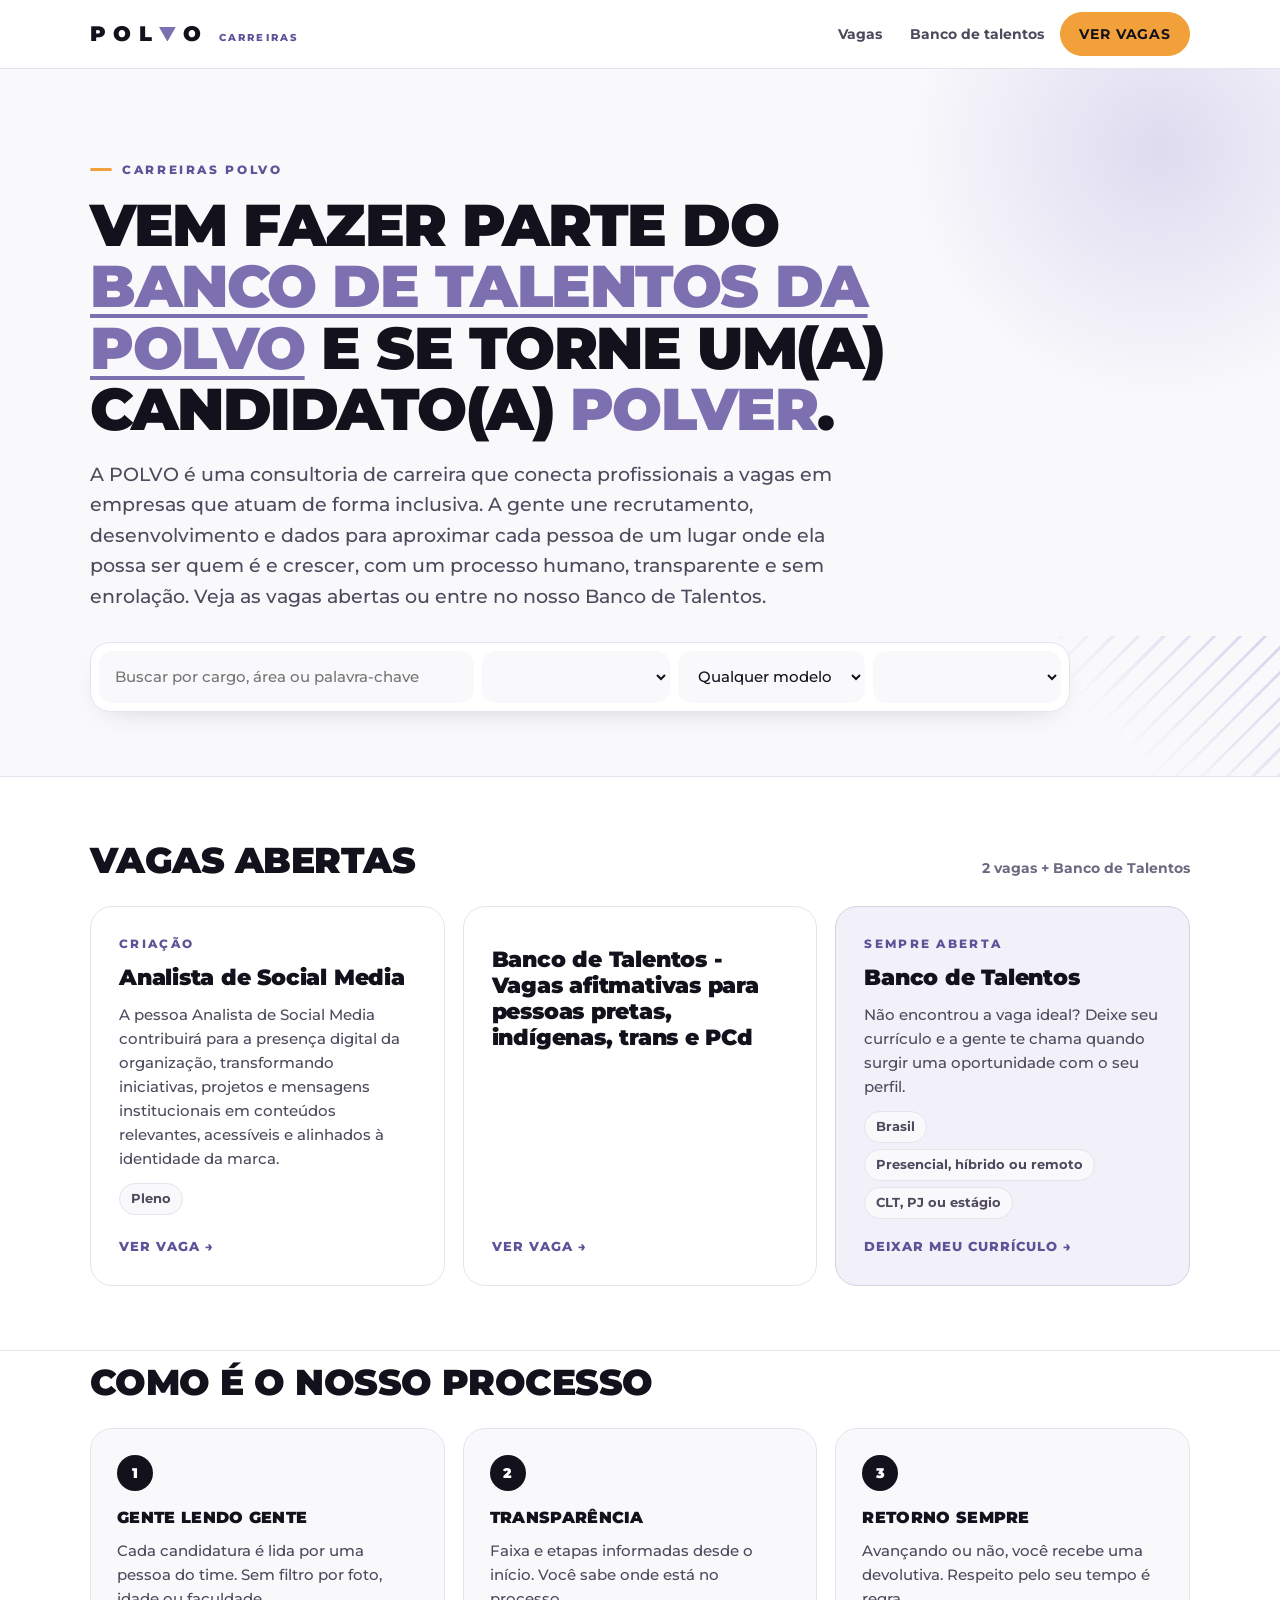
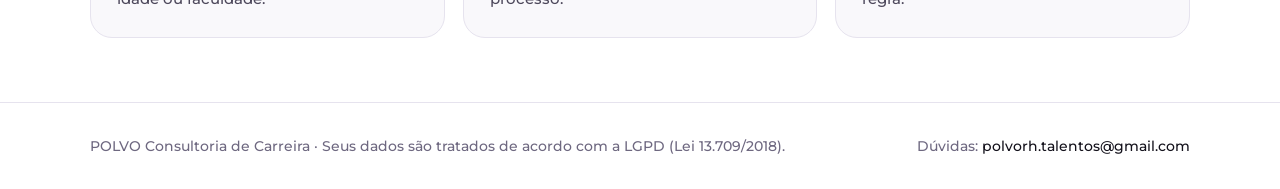
<file: index.html>
<!doctype html>
<html lang="pt-BR"><head><meta charset="utf-8"><meta name="viewport" content="width=device-width,initial-scale=1,viewport-fit=cover">
<meta name="description" content="Vagas abertas e banco de talentos da POLVO Consultoria de Carreira.">
<title>Carreiras POLVO</title>
<meta name="claude:viewport-fit-sides" content="cover">
<link rel="preconnect" href="https://fonts.googleapis.com">
<link rel="stylesheet" href="https://fonts.googleapis.com/css2?family=Montserrat:wght@500;600;700;800;900&display=swap">
<style>
/* Layout claro e limpo: fundo Papel/branco, texto Tinta, lavanda como cor de marca e laranja só nos botões de ação. Montserrat. */
:root{--bg:#FFFFFF;--soft:#F9F8FB;--soft2:#F2F0F8;--tinta:#13111B;--papel:#13111B;--nevoa:#4E495C;--cinza:#6E6880;--bd:#E6E3EE;--bd2:#D6D1E4;--lav:#9C90D4;--lavd:#5F5299;--lavm:#7D70B0;--lar:#F2A13A;--al:#C93A3A;--font:'Montserrat','Segoe UI',system-ui,sans-serif;color-scheme:light}
*{box-sizing:border-box}
html{scroll-behavior:smooth}
body{margin:0;background:var(--bg);color:var(--tinta);font-family:var(--font);font-weight:500;font-size:16px;line-height:1.6;-webkit-font-smoothing:antialiased}
body::before{content:"";position:fixed;inset:0 0 auto;height:env(safe-area-inset-top,0px);z-index:30;background:var(--bg)}
a{color:var(--lavd)}
:focus-visible{outline:2px solid var(--lavm);outline-offset:3px}
.in-w{max-width:1140px;margin:0 auto;padding-left:max(20px,env(safe-area-inset-left,0px));padding-right:max(20px,env(safe-area-inset-right,0px))}
header.top{position:sticky;top:env(safe-area-inset-top,0px);z-index:20;background:rgba(255,255,255,.92);backdrop-filter:blur(10px);border-bottom:1px solid var(--bd)}
header.top .in-w{display:flex;align-items:center;justify-content:space-between;gap:16px;min-height:68px}
.logo{font-weight:900;letter-spacing:.35em;font-size:21px;display:inline-flex;align-items:baseline;color:var(--tinta);text-decoration:none;white-space:nowrap}
.logo svg{width:.8em;height:.7em;margin-right:.35em;fill:var(--lavm)}
.logo small{font-size:10px;letter-spacing:.22em;color:var(--lavd);margin-left:10px;font-weight:800}
nav.links{display:flex;gap:4px;align-items:center}
nav.links a{color:var(--nevoa);text-decoration:none;font-weight:700;font-size:14px;padding:8px 12px;border-radius:999px}
nav.links a:hover{color:var(--tinta);background:var(--soft2)}
.pill-btn{display:inline-flex;align-items:center;justify-content:center;gap:8px;padding:12px 22px;border-radius:60px;border:1.5px solid var(--tinta);background:transparent;color:var(--tinta);font-weight:800;text-transform:uppercase;letter-spacing:.06em;font-size:13px;text-decoration:none;cursor:pointer;font-family:var(--font);transition:background .15s}
.pill-btn:hover{background:var(--soft2)}
.pill-btn.go{background:var(--lar);border-color:var(--lar);color:var(--tinta)}
.pill-btn.go:hover{background:#E8952B;border-color:#E8952B}
nav.links a.pill-btn.go{color:var(--tinta)}
.pill-btn[disabled]{opacity:.5;cursor:not-allowed}
/* Herói */
.hero{position:relative;overflow:hidden;padding-block:84px 64px;background:var(--soft);border-bottom:1px solid var(--bd)}
.hero::before{content:"";position:absolute;width:520px;height:520px;right:-140px;top:-180px;border-radius:50%;background:radial-gradient(rgba(156,144,212,.28),transparent 68%);pointer-events:none}
.stripes{position:absolute;right:0;bottom:0;width:220px;height:140px;background:repeating-linear-gradient(135deg,#9C90D4 0 3px,transparent 3px 18px);opacity:.35;pointer-events:none;-webkit-mask:linear-gradient(225deg,#000,transparent 75%);mask:linear-gradient(225deg,#000,transparent 75%)}
.hero .in-w{position:relative;z-index:1}
.eyebrow{display:inline-flex;align-items:center;gap:10px;font-size:12px;font-weight:800;letter-spacing:.22em;text-transform:uppercase;color:var(--lavd);margin-bottom:16px}
.eyebrow::before{content:"";width:22px;height:3px;border-radius:2px;background:var(--lar)}
h1{font-size:clamp(36px,6vw,76px);line-height:1;font-weight:900;letter-spacing:-.025em;text-transform:uppercase;margin:0 0 20px;max-width:15ch;text-wrap:balance;color:var(--tinta)}
h1 em{font-style:normal;color:var(--lavm)}
h1.h-home{font-size:clamp(30px,4.6vw,60px);line-height:1.04;max-width:22ch}
h1.h-home a{color:var(--lavm);text-decoration:underline;text-decoration-thickness:.07em;text-underline-offset:.12em}
.lead{font-size:clamp(17px,1.5vw,19px);color:var(--nevoa);max-width:58ch;margin:0 0 30px}
.search{display:grid;grid-template-columns:minmax(0,2fr) repeat(3,minmax(0,1fr));gap:8px;background:var(--bg);border:1px solid var(--bd);border-radius:20px;padding:8px;max-width:980px;box-shadow:0 10px 30px -18px rgba(19,17,27,.25)}
.search input,.search select{width:100%;padding:13px 15px;border-radius:14px;border:1px solid transparent;background:var(--soft);color:var(--tinta);font:inherit;font-size:15px}
.search input:focus,.search select:focus{outline:none;border-color:var(--lav);background:var(--bg)}
/* Seções */
section.block{padding-block:64px}
section.block + section.block{border-top:1px solid var(--bd)}
.sec-head{display:flex;justify-content:space-between;align-items:flex-end;gap:16px;flex-wrap:wrap;margin-bottom:26px}
h2{font-size:clamp(24px,3vw,36px);font-weight:900;text-transform:uppercase;letter-spacing:-.015em;line-height:1.08;margin:0;text-wrap:balance;color:var(--tinta)}
.count{color:var(--cinza);font-weight:700;font-size:14px}
.jobs{display:grid;gap:18px;grid-template-columns:repeat(auto-fill,minmax(min(100%,330px),1fr))}
.job{display:flex;flex-direction:column;gap:12px;padding:28px;border-radius:22px;border:1px solid var(--bd);background:var(--bg);color:inherit;text-decoration:none;transition:transform .15s,border-color .15s,box-shadow .15s}
.job:hover{transform:translateY(-2px);border-color:var(--lav);box-shadow:0 16px 36px -22px rgba(95,82,153,.45)}
.job.feat{background:var(--soft2);border-color:var(--bd2)}
.job .area{font-size:11.5px;font-weight:800;letter-spacing:.2em;text-transform:uppercase;color:var(--lavd)}
.job h3{font-size:22px;font-weight:900;line-height:1.18;margin:0;letter-spacing:-.01em;color:var(--tinta)}
.job p{margin:0;color:var(--nevoa);font-size:15px}
.chips{display:flex;flex-wrap:wrap;gap:6px}
.chip{padding:5px 11px;border-radius:999px;background:var(--soft);border:1px solid var(--bd);font-size:12.5px;font-weight:700;color:var(--nevoa)}
.job .more{margin-top:auto;padding-top:6px;font-weight:800;text-transform:uppercase;letter-spacing:.08em;font-size:12.5px;color:var(--lavd);display:flex;align-items:center;gap:8px}
.empty{padding:40px;border:1.5px dashed var(--bd2);border-radius:22px;text-align:center;color:var(--nevoa)}
.values{display:grid;gap:18px;grid-template-columns:repeat(auto-fit,minmax(min(100%,250px),1fr))}
.val{padding:26px;border-radius:22px;background:var(--soft);border:1px solid var(--bd)}
.val b{display:inline-flex;width:36px;height:36px;border-radius:50%;background:var(--tinta);color:#fff;align-items:center;justify-content:center;font-weight:900;font-size:14px;margin-bottom:14px}
.val h3{margin:0 0 8px;font-size:16px;font-weight:900;text-transform:uppercase;letter-spacing:.02em}
.val p{margin:0;color:var(--nevoa);font-size:15px}
/* Página da vaga */
.vhero{padding-block:52px 40px;position:relative;overflow:hidden;background:var(--soft);border-bottom:1px solid var(--bd)}
.vhero::before{content:"";position:absolute;width:460px;height:460px;right:-140px;top:-200px;border-radius:50%;background:radial-gradient(rgba(156,144,212,.26),transparent 68%);pointer-events:none}
.vhero .in-w{position:relative}
.back{display:flex;width:max-content;align-items:center;gap:8px;color:var(--nevoa);text-decoration:none;font-weight:700;font-size:14px;margin-bottom:22px}
.back:hover{color:var(--tinta)}
.vhero h1{font-size:clamp(32px,4.6vw,58px);max-width:20ch}
.vgrid{display:grid;grid-template-columns:minmax(0,1fr) 330px;gap:48px;padding-block:48px 80px;align-items:start}
.vcol h2{font-size:18px;margin:36px 0 12px;letter-spacing:.02em}
.vcol h2:first-child{margin-top:0}
.vcol p{color:var(--nevoa);margin:0 0 12px}
.vcol h3.sub3{font-size:15px;font-weight:800;margin:22px 0 10px;color:var(--tinta);text-transform:none;letter-spacing:0}
.vcol ul + p,.vcol ul + h3{margin-top:18px}
.vcol ul{margin:0;padding:0;list-style:none;display:flex;flex-direction:column;gap:10px}
.vcol li{display:flex;gap:12px;color:var(--nevoa)}
.vcol li::before{content:"";width:7px;height:7px;border-radius:50%;background:var(--lavm);flex:none;margin-top:9px}
.steps{display:flex;flex-direction:column;gap:12px;counter-reset:s}
.steps div{display:flex;gap:14px;align-items:center;color:var(--nevoa)}
.steps div::before{counter-increment:s;content:counter(s);width:30px;height:30px;border-radius:50%;background:var(--soft2);border:1px solid var(--bd2);color:var(--lavd);display:flex;align-items:center;justify-content:center;font-weight:900;font-size:13px;flex:none}
aside.apply{position:sticky;top:92px;padding:26px;border-radius:22px;border:1px solid var(--bd);background:var(--bg);box-shadow:0 18px 40px -26px rgba(19,17,27,.3);display:flex;flex-direction:column;gap:14px}
aside.apply dl{margin:0;display:grid;grid-template-columns:auto 1fr;gap:8px 14px;font-size:14px}
aside.apply dt{color:var(--cinza);font-weight:700}
aside.apply dd{margin:0;font-weight:700;color:var(--tinta)}
/* Formulário */
.form-wrap{border-top:1px solid var(--bd);padding-block:60px 90px;background:var(--soft)}
form.app{max-width:820px;display:flex;flex-direction:column;gap:20px}
fieldset{border:1px solid var(--bd);border-radius:22px;padding:26px;margin:0;background:var(--bg)}
legend{padding:0 10px;font-weight:900;text-transform:uppercase;letter-spacing:.08em;font-size:13px;color:var(--lavd)}
.fg{display:grid;gap:16px;grid-template-columns:repeat(auto-fit,minmax(min(100%,230px),1fr))}
.fg .wide{grid-column:1/-1}
label.f{display:flex;flex-direction:column;gap:6px;font-size:14px;font-weight:700;color:var(--tinta);min-width:0}
.req{color:#C2410C}
.hint{font-size:12.5px;color:var(--cinza);font-weight:500}
.in{width:100%;padding:12px 14px;border-radius:12px;border:1px solid var(--bd2);background:var(--bg);color:var(--tinta);font:inherit;font-size:15px;transition:border-color .15s,box-shadow .15s}
.in::placeholder{color:#9A95A8}
textarea.in{min-height:130px;resize:vertical}
.in:focus{outline:none;border-color:var(--lavm);box-shadow:0 0 0 3px rgba(156,144,212,.25)}
.in.err,.drop.err{border-color:var(--al)}
.checks{display:flex;flex-wrap:wrap;gap:8px}
.ck{display:inline-flex;align-items:center;gap:8px;padding:9px 14px;border-radius:999px;border:1px solid var(--bd2);background:var(--bg);cursor:pointer;font-weight:700;font-size:14px;color:var(--tinta)}
.ck input{accent-color:var(--lavm);width:16px;height:16px;margin:0}
.ck:has(input:checked){border-color:var(--lavm);background:var(--soft2)}
.drop{position:relative;border:1.5px dashed var(--bd2);border-radius:16px;padding:26px;text-align:center;background:var(--soft);cursor:pointer;color:var(--tinta)}
.drop:hover{border-color:var(--lavm)}
.drop input{position:absolute;inset:0;opacity:0;cursor:pointer}
.drop b{display:block;font-size:15px;margin-bottom:4px}
.drop.ok{border-style:solid;border-color:var(--lavm);background:var(--soft2)}
.consent{display:flex;gap:12px;align-items:flex-start;font-size:14px;color:var(--nevoa)}
.consent input{width:18px;height:18px;margin-top:3px;accent-color:var(--lavm);flex:none}
.msg{color:var(--al);font-weight:700;font-size:14px;min-height:20px}
.send{display:grid;gap:12px;grid-template-columns:repeat(auto-fit,minmax(min(100%,220px),1fr));margin:20px 0}
.code{font-family:ui-monospace,Menlo,monospace;font-size:12.5px;white-space:pre-wrap;word-break:break-word;background:var(--bg);border:1px dashed var(--bd2);border-radius:14px;padding:16px;max-height:220px;overflow:auto;color:var(--tinta)}
.done{max-width:820px;background:var(--bg);border:1px solid var(--bd);border-radius:22px;padding:32px}
.done h2{margin-bottom:14px}
.done p{color:var(--nevoa)}
.note{display:flex;gap:12px;align-items:flex-start;padding:14px 16px;border-radius:14px;background:#FFF6E8;border:1px solid #F5CF94;color:var(--tinta);font-weight:600}
footer{border-top:1px solid var(--bd);padding-block:32px calc(32px + env(safe-area-inset-bottom,0px));color:var(--cinza);font-size:14px;background:var(--bg)}
footer .in-w{display:flex;justify-content:space-between;gap:16px;flex-wrap:wrap;align-items:center}
@media (max-width:900px){.vgrid{grid-template-columns:minmax(0,1fr);gap:32px}aside.apply{position:static;order:-1}.search{grid-template-columns:1fr 1fr}.search input{grid-column:1/-1}}
@media (max-width:560px){nav.links a.hide-sm{display:none}.hero{padding-block:52px 44px}.job{padding:22px}fieldset{padding:20px 16px}.done{padding:22px 18px}.search{grid-template-columns:1fr}}
@media (prefers-reduced-motion:reduce){html{scroll-behavior:auto}.job{transition:none}}
</style>
</head><body>
<header class="top"><div class="in-w"><a class="logo" href="#inicio" aria-label="POLVO · Carreiras">POL<svg viewBox="0 0 100 88" aria-hidden="true"><path d="M0 0H100L50 88Z"/></svg>O<small>CARREIRAS</small></a>
<nav class="links" aria-label="Navegação"><a href="#vagas" class="hide-sm">Vagas</a><a href="#vaga-banco-de-talentos" class="hide-sm">Banco de talentos</a><a href="#vagas" class="pill-btn go" style="padding:10px 18px">Ver vagas</a></nav></div></header>
<main id="app"></main>
<footer><div class="in-w"><span>POLVO Consultoria de Carreira · Seus dados são tratados de acordo com a LGPD (Lei 13.709/2018).</span><span>Dúvidas: <span style="color:var(--papel);user-select:all">polvorh.talentos@gmail.com</span></span></div></footer>
<script>
"use strict";
const DEST = "polvorh.talentos@gmail.com";
/* Envio automático (FormSubmit): tudo vai para o e-mail da POLVO, que o POLVO Recruiter lê.
   Depois da ativação, FS_ID pode virar o código aleatório da FormSubmit para esconder o e-mail. */
const FS_ID = DEST;
const FS_MAIL = DEST;
let ENVIO = "", ENVIO_MSG = "";
const EMPRESA = "POLVO";
const SOBRE = "A POLVO é uma consultoria de carreira que conecta profissionais a vagas em empresas que atuam de forma inclusiva. A gente une recrutamento, desenvolvimento e dados para aproximar cada pessoa de um lugar onde ela possa ser quem é e crescer, com um processo humano, transparente e sem enrolação.";
let VAGAS = [
  { id: "teste-analista-financeiro-pl", titulo: "Analista Financeiro Pleno", area: "Financeiro", senioridade: "Pleno", local: "São Paulo, SP", modelo: "Híbrido", regime: "CLT", faixa: "R$ 7.000 a R$ 9.500",
    resumo: "Responder pela rotina de contas a pagar e a receber, conciliações bancárias e apoio ao fechamento mensal de uma operação com vários CNPJs.",
    descricao: ["Você vai responder pela rotina de contas a pagar e a receber, pelas conciliações bancárias e pelo apoio ao fechamento mensal de uma operação com vários CNPJs.", "É uma posição para quem gosta de organização, de números que fecham e de melhorar processos no dia a dia."],
    atividades: ["Conduzir a rotina de contas a pagar e a receber", "Fazer as conciliações bancárias", "Apoiar o fechamento mensal", "Organizar controles e relatórios em Excel", "Lançar e acompanhar movimentações no ERP"],
    requisitos: ["Contas a pagar e a receber como rotina principal", "Conciliação bancária", "Excel avançado (PROCV, tabela dinâmica)", "Fechamento mensal", "ERP (SAP, TOTVS ou similar)"],
    beneficios: ["Modelo híbrido", "Contratação CLT", "Faixa salarial informada desde o início"],
    etapas: ["Candidatura e triagem", "Entrevista com o RH", "Entrevista com a gestão", "Teste ou case", "Proposta"] },
  { id: "banco-de-talentos", titulo: "Banco de Talentos", area: "Todas as áreas", senioridade: "Todos os níveis", local: "Brasil", modelo: "Presencial, híbrido ou remoto", regime: "CLT, PJ ou estágio", fixa: true,
    resumo: "Não encontrou a vaga ideal? Deixe seu currículo e a gente te chama quando surgir uma oportunidade com o seu perfil.",
    descricao: ["O Banco de Talentos da POLVO é a porta sempre aberta para quem quer ser lembrado nas próximas oportunidades.", "Cada candidatura é lida por uma pessoa do nosso time. Quando abrir uma vaga com o seu perfil, você é uma das primeiras pessoas que a gente procura."],
    atividades: [], requisitos: ["Currículo atualizado", "Vontade de crescer e de contar sua trajetória com clareza"],
    beneficios: ["Seu perfil fica disponível para todas as vagas que abrirmos", "Retorno quando houver uma oportunidade aderente"],
    etapas: ["Candidatura", "Leitura do currículo pelo time", "Contato quando surgir uma vaga com o seu perfil"] }
];
const AREAS = ["Administrativo", "Atendimento ao cliente", "Comercial e vendas", "Criação e design", "Dados e BI", "Financeiro", "Jurídico", "Logística e operações", "Marketing e comunicação", "Pessoas e RH", "Produto e projetos", "Tecnologia", "Outra"];
const UFS = "AC AL AP AM BA CE DF ES GO MA MT MS MG PA PB PR PE PI RJ RN RS RO RR SC SP SE TO".split(" ");
const TRI = '<svg viewBox="0 0 100 88" aria-hidden="true"><path d="M0 0H100L50 88Z"/></svg>';
const e = s => String(s ?? "").replace(/[&<>"']/g, c => ({ "&": "&amp;", "<": "&lt;", ">": "&gt;", '"': "&quot;", "'": "&#39;" }[c]));
const norm = s => String(s || "").normalize("NFD").replace(/[̀-ͯ]/g, "").toLowerCase();
const app = document.getElementById("app");
let F = { q: "", area: "", modelo: "", local: "" };

/* ---------- Lista ---------- */
function listHTML() {
  const q = norm(F.q);
  const vs = VAGAS.filter(v => (!q || norm([v.titulo, v.area, v.resumo, v.local].join(" ")).includes(q)) && (!F.area || v.area === F.area || v.fixa) && (!F.modelo || norm(v.modelo).includes(norm(F.modelo))) && (!F.local || norm(v.local).includes(norm(F.local)) || v.fixa));
  const opt = (arr, val, lbl) => `<option value="">${lbl}</option>` + arr.map(x => `<option${x === val ? " selected" : ""}>${e(x)}</option>`).join("");
  const abertas = VAGAS.filter(v => !v.fixa).length;
  return `<section class="hero" id="inicio"><div class="stripes"></div><div class="in-w"><div class="eyebrow">Carreiras POLVO</div>
   <h1 class="h-home">Vem fazer parte do <a href="#vaga-banco-de-talentos">banco de talentos da POLVO</a> e se torne um(a) candidato(a) <em>Polver</em>.</h1>
   <p class="lead">${e(SOBRE)} Veja as vagas abertas ou entre no nosso Banco de Talentos.</p>
   <div class="search" role="search"><input id="q" placeholder="Buscar por cargo, área ou palavra-chave" value="${e(F.q)}" aria-label="Buscar vagas">
    <select id="fa" aria-label="Área">${opt([...new Set(VAGAS.filter(v => !v.fixa).map(v => v.area))], F.area, "Todas as áreas")}</select>
    <select id="fm" aria-label="Modelo de trabalho">${opt(["Presencial", "Híbrido", "Remoto"], F.modelo, "Qualquer modelo")}</select>
    <select id="fl" aria-label="Local">${opt([...new Set(VAGAS.filter(v => !v.fixa).map(v => v.local))], F.local, "Todos os locais")}</select></div></div></section>
  <section class="block" id="vagas"><div class="in-w"><div class="sec-head"><h2>Vagas abertas</h2><span class="count">${abertas} ${abertas === 1 ? "vaga" : "vagas"} + Banco de Talentos</span></div>
   ${vs.length ? `<div class="jobs">${vs.map(v => `<a class="job ${v.fixa ? "feat" : ""}" href="#vaga-${v.id}"><span class="area">${v.fixa ? "Sempre aberta" : e(v.area)}</span><h3>${e(v.titulo)}</h3><p>${e(v.resumo)}</p>
     <div class="chips">${[v.fixa ? null : v.senioridade, v.local, v.modelo, v.regime].filter(Boolean).map(c => `<span class="chip">${e(c)}</span>`).join("")}</div><span class="more">${v.fixa ? "Deixar meu currículo" : "Ver vaga"} →</span></a>`).join("")}</div>`
     : `<div class="empty">Nenhuma vaga com esses filtros. Que tal o <a href="#vaga-banco-de-talentos">Banco de Talentos</a>?</div>`}</div></section>
  <section class="block" style="padding-top:12px"><div class="in-w"><div class="sec-head"><h2>Como é o nosso processo</h2></div><div class="values">
   <div class="val"><b>1</b><h3>Gente lendo gente</h3><p>Cada candidatura é lida por uma pessoa do time. Sem filtro por foto, idade ou faculdade.</p></div>
   <div class="val"><b>2</b><h3>Transparência</h3><p>Faixa e etapas informadas desde o início. Você sabe onde está no processo.</p></div>
   <div class="val"><b>3</b><h3>Retorno sempre</h3><p>Avançando ou não, você recebe uma devolutiva. Respeito pelo seu tempo é regra.</p></div></div></div></section>`;
}
/* ---------- Página da vaga ---------- */
function vagaHTML(v) {
  const li = a => `<ul>${a.map(x => `<li>${e(x)}</li>`).join("")}</ul>`;
  /* Itens com "• " viram lista; uma linha curta logo antes de uma lista vira subtítulo */
  const bl = x => x.startsWith("• ");
  const blocos = (a, lista) => { if (!a.some(bl)) return lista ? li(a) : a.map(p => `<p>${e(p)}</p>`).join(""); let h = "", ul = [];
    const fecha = () => { if (ul.length) { h += li(ul); ul = []; } };
    a.forEach((x, i) => { if (bl(x)) { ul.push(x.slice(2)); return; } fecha(); const prox = a[i + 1];
      h += prox && bl(prox) && x.length <= 90 && !/[.;]$/.test(x) ? `<h3 class="sub3">${e(x.replace(/:$/, ""))}</h3>` : `<p>${e(x)}</p>`; });
    fecha(); return h; };
  return `<section class="vhero"><div class="in-w"><a class="back" href="#vagas">← Todas as vagas</a><div class="eyebrow">${v.fixa ? "Sempre aberta" : e(v.area) + " · " + e(v.senioridade)}</div><h1>${e(v.titulo)}</h1>
   <div class="chips">${[v.local, v.modelo, v.regime, v.faixa].filter(Boolean).map(c => `<span class="chip">${e(c)}</span>`).join("")}</div></div></section>
  <div class="in-w vgrid"><div class="vcol">
   <h2>Sobre a vaga</h2>${blocos(v.descricao)}
   ${v.atividades.length ? `<h2>O que você vai fazer</h2>${li(v.atividades)}` : ""}
   <h2>${v.fixa ? "O que a gente pede" : "O que buscamos"}</h2>${blocos(v.requisitos, true)}
   ${v.beneficios.length ? `<h2>${v.fixa ? "Como funciona" : "O que oferecemos"}</h2>${blocos(v.beneficios, true)}` : ""}
   <h2>Etapas do processo</h2><div class="steps">${v.etapas.map(s => `<div>${e(s)}</div>`).join("")}</div>
   <h2>Sobre a POLVO</h2><p>${e(SOBRE)}</p></div>
   <aside class="apply"><h2 style="font-size:20px;margin:0">${v.fixa ? "Entre no Banco de Talentos" : "Gostou da vaga?"}</h2><dl><dt>Local</dt><dd>${e(v.local)}</dd><dt>Modelo</dt><dd>${e(v.modelo)}</dd><dt>Regime</dt><dd>${e(v.regime)}</dd>${v.faixa ? `<dt>Faixa</dt><dd>${e(v.faixa)}</dd>` : ""}</dl>
    <a class="pill-btn go" href="#form-${v.id}" data-jump="1">Candidatar-se</a><span class="hint">Leva cerca de 6 minutos. Tenha seu currículo em PDF ou DOCX.</span></aside></div>
  <section class="form-wrap" id="form-${v.id}"><div class="in-w">${formHTML(v)}</div></section>`;
}
/* ---------- Formulário ---------- */
let D = null, CV = null, CODE = "";
const KEY = id => "polvo-vagas-" + id;
function blank(v) { return { respostas: {}, nome: "", nome_social: "", email: "", telefone: "", cidade: "", uf: "", linkedin: "", portfolio: "", area: v.fixa ? "" : v.area, cargo: v.fixa ? "" : v.titulo, resumo: "", pretensao: "", inicio: "", modalidade: [], fonte: "", pcd: "", adaptacao: "", raca: "", genero: "", orientacao: "", consent_auto: false, consent: false }; }
function formHTML(v) {
  if (CODE) return doneHTML(v);
  const inp = (k, l, o = {}) => `<label class="f ${o.wide ? "wide" : ""}"><span>${l}${o.req ? ' <span class="req">*</span>' : ""}</span><input class="in" id="${k}" data-k="${k}" value="${e(D[k])}" type="${o.type || "text"}" ${o.ph ? `placeholder="${e(o.ph)}"` : ""} ${o.auto ? `autocomplete="${o.auto}"` : ""} ${o.im ? `inputmode="${o.im}"` : ""}>${o.hint ? `<span class="hint">${o.hint}</span>` : ""}</label>`;
  const sel = (k, l, list, o = {}) => `<label class="f ${o.wide ? "wide" : ""}"><span>${l}${o.req ? ' <span class="req">*</span>' : ""}</span><select class="in" id="${k}" data-k="${k}"><option value="">Selecione</option>${list.map(x => `<option${D[k] === x ? " selected" : ""}>${e(x)}</option>`).join("")}</select></label>`;
  return `<form class="app" id="frm" novalidate><div><div class="eyebrow">Candidatura</div><h2>${v.fixa ? "Deixe seu currículo" : "Candidate-se para " + e(v.titulo)}</h2><p style="color:var(--nevoa);margin:10px 0 0">Campos com <span class="req">*</span> são obrigatórios. Suas respostas ficam salvas neste navegador até você enviar.</p></div>
  <fieldset><legend>Dados pessoais</legend><div class="fg">
   ${inp("nome", "Nome completo", { req: 1, wide: 1, auto: "name" })}${inp("nome_social", "Nome social", { wide: 1, hint: "Opcional. Se preencher, é assim que vamos te chamar." })}
   ${inp("email", "E-mail", { req: 1, type: "email", auto: "email" })}${inp("telefone", "Telefone / WhatsApp", { req: 1, type: "tel", auto: "tel", ph: "(11) 99999-9999" })}
   ${inp("cidade", "Cidade", { req: 1, auto: "address-level2" })}${sel("uf", "Estado", UFS, { req: 1 })}
   ${inp("linkedin", "LinkedIn", { ph: "linkedin.com/in/seu-perfil" })}${inp("portfolio", "Portfólio ou site", { ph: "Opcional" })}</div></fieldset>
  <fieldset><legend>Experiência</legend><div class="fg">
   ${sel("area", "Área de atuação", AREAS, { req: 1 })}${inp("cargo", "Cargo pretendido", { req: 1, ph: "Ex.: Analista Financeiro" })}
   <label class="f wide"><span>Resumo da experiência <span class="req">*</span></span><textarea class="in" id="resumo" data-k="resumo" placeholder="Em poucas linhas: onde você trabalhou, o que fazia e do que mais se orgulha.">${e(D.resumo)}</textarea></label>
   ${inp("pretensao", "Pretensão salarial (R$)", { im: "numeric", ph: "R$ 0,00" })}${sel("inicio", "Disponibilidade para começar", ["Imediata", "Em até 15 dias", "Em até 30 dias", "Mais de 30 dias"])}
   <div class="f wide" style="display:flex;flex-direction:column;gap:8px;font-size:14px;font-weight:700;color:var(--tinta)">Modelo de trabalho que você aceita<div class="checks">${["Presencial", "Híbrido", "Remoto"].map(x => `<label class="ck"><input type="checkbox" data-m="modalidade" value="${x}" ${D.modalidade.includes(x) ? "checked" : ""}> ${x}</label>`).join("")}</div></div>
   <div class="f wide" style="display:flex;flex-direction:column;gap:8px;font-size:14px;font-weight:700;color:var(--tinta)">Currículo <span class="req" style="display:contents">*</span>
    <div class="drop ${CV ? "ok" : ""}" id="drop"><input type="file" id="cv" accept=".pdf,.docx,application/pdf,application/vnd.openxmlformats-officedocument.wordprocessingml.document" aria-label="Enviar currículo"><b>${CV ? "✓ " + e(CV.nome) : "Clique ou arraste seu currículo aqui"}</b><span class="hint">${CV ? (CV.texto ? `Lemos ${CV.texto.length.toLocaleString("pt-BR")} caracteres do arquivo. Clique para trocar.` : "Não conseguimos ler o texto deste arquivo, mas você pode seguir. Clique para trocar.") : "PDF ou DOCX, até 10 MB"}</span></div></div>
   ${sel("fonte", "Como você soube da vaga?", ["LinkedIn", "Instagram", "Indicação", "Site de vagas", "Site da POLVO", "Outro"], { wide: 1 })}</div></fieldset>
  ${(v.perguntas || []).length ? `<fieldset><legend>Perguntas da vaga</legend><div class="fg">${v.perguntas.map(q => { const val = (D.respostas || {})[q.id] || ""; const lb = `<span>${e(q.texto)} <span class="req">*</span></span>`;
    return q.tipo === "sim_nao" ? `<label class="f wide">${lb}<select class="in" id="q-${q.id}" data-q="${q.id}"><option value="">Selecione</option>${["Sim", "Não"].map(o => `<option${val === o ? " selected" : ""}>${o}</option>`).join("")}</select></label>`
      : `<label class="f wide">${lb}<input class="in" id="q-${q.id}" data-q="${q.id}" value="${e(val)}" ${q.tipo === "numero" ? 'inputmode="numeric"' : ""}></label>`; }).join("")}</div></fieldset>` : ""}
  <fieldset><legend>Autodeclaração (opcional)</legend><p style="color:var(--nevoa);margin:0 0 16px;font-size:14px">A POLVO trabalha com vagas afirmativas. Estas informações são voluntárias, usadas só para direcionar você a essas vagas e para indicadores de diversidade. Elas não entram na avaliação das demais vagas.</p><div class="fg">
   ${sel("raca", "Raça ou cor (IBGE)", ["Branca", "Preta", "Parda", "Amarela", "Indígena", "Prefiro não informar"])}${sel("genero", "Identidade de gênero", ["Mulher cis", "Homem cis", "Mulher trans", "Homem trans", "Pessoa não binária", "Outra", "Prefiro não informar"])}
   ${sel("orientacao", "Orientação sexual", ["Heterossexual", "Lésbica", "Gay", "Bissexual", "Pansexual", "Assexual", "Outra", "Prefiro não informar"])}${sel("pcd", "Pessoa com deficiência?", ["Sim", "Não", "Prefiro não informar"])}
   ${inp("adaptacao", "Precisa de alguma adaptação no processo?", { wide: 1, ph: "Ex.: intérprete de Libras, entrevista online" })}
   <label class="consent wide"><input type="checkbox" id="consent_auto" data-c="consent_auto" ${D.consent_auto ? "checked" : ""}> Autorizo o uso da minha autodeclaração para vagas afirmativas e indicadores de diversidade.</label></div></fieldset>
  <label class="consent"><input type="checkbox" id="consent" data-c="consent" ${D.consent ? "checked" : ""}> <span>Li e concordo que a POLVO trate meus dados para participar de processos seletivos e manter meu perfil no banco de talentos por até 12 meses. <span class="req">*</span></span></label>
  <div style="display:flex;gap:16px;align-items:center;flex-wrap:wrap"><button type="submit" class="pill-btn go" id="sub">Enviar candidatura</button><span class="msg" id="ms" role="status"></span></div></form>`;
}
function doneHTML(v) {
  if (ENVIO === "enviando") return `<div class="done" role="status"><div class="eyebrow">Enviando</div><h2>Enviando sua candidatura…</h2><p>Não feche esta página. Leva só alguns segundos.</p></div>`;
  if (ENVIO === "ok") return `<div class="done" role="status"><div class="eyebrow">Candidatura enviada</div><h2>Recebemos, ${e((D.nome_social || D.nome).split(" ")[0])}!</h2><p>Sua candidatura${v.fixa ? " para o Banco de Talentos" : " para " + e(v.titulo)} e o seu currículo (${e(CV ? CV.nome : "")}) chegaram ao time POLVO. Você também recebe uma confirmação em <b style="color:var(--papel)">${e(D.email)}</b>.</p><p>A gente responde todo mundo, com ou sem avanço no processo.</p><div style="margin-top:22px"><a class="pill-btn go" href="#vagas">Ver outras vagas</a></div></div>`;
  return doneManual(v);
}
async function enviarAuto(v) {
  const nome = D.nome_social || D.nome;
  const campos = { _subject: `Candidatura · ${v.titulo} · ${nome}`, _template: "table", _captcha: "false", _replyto: D.email,
    _autoresponse: `Olá, ${nome.split(" ")[0]}! Recebemos sua candidatura${v.fixa ? " para o Banco de Talentos" : " para a vaga " + v.titulo} da POLVO. Vamos analisar com cuidado e te dar retorno, com ou sem avanço. Obrigado pelo interesse!`,
    name: nome, email: D.email, Telefone: D.telefone, Cidade: [D.cidade, D.uf].filter(Boolean).join("/"), Vaga: v.titulo, "Área de atuação": D.area, "Cargo pretendido": D.cargo, LinkedIn: D.linkedin || "",
    "Currículo": CV ? CV.nome + " (o arquivo chega num segundo e-mail)" : "", "Código da candidatura (não altere)": CODE, _honey: "" };
  const acabar = st => { ENVIO = st; if (st === "ok") { try { localStorage.removeItem(KEY(v.id)); } catch (x) { } } app.innerHTML = vagaHTML(v); bind(v); const el = document.getElementById("form-" + v.id); el && el.scrollIntoView(); };
  /* 1) Envio confirmado: só mostramos "enviada" quando a FormSubmit responde que entregou */
  let ok = false;
  try { const ctl = new AbortController(); const t = setTimeout(() => ctl.abort(), 30000);
    const r = await fetch("https://formsubmit.co/ajax/" + encodeURIComponent(FS_ID), { method: "POST", headers: { "Content-Type": "application/json", Accept: "application/json" }, body: JSON.stringify(campos), signal: ctl.signal });
    clearTimeout(t); const j = await r.json().catch(() => ({})); ok = r.ok && String(j.success) === "true";
    if (!ok) ENVIO_MSG = /activat/i.test(j.message || "") ? "O formulário da POLVO está em ativação." : String(j.message || ""); }
  catch (x) { ENVIO_MSG = ""; }
  /* 2) O arquivo do currículo vai num segundo envio (a FormSubmit não aceita anexo no envio confirmado) */
  if (ok && CV && CV.file) { try { const f = document.createElement("form"); f.method = "POST"; f.enctype = "multipart/form-data"; f.action = "https://formsubmit.co/" + encodeURIComponent(FS_ID); f.target = "fs-ifr"; f.style.display = "none";
      Object.entries({ _subject: `Currículo · ${v.titulo} · ${nome}`, _template: "table", _captcha: "false", name: nome, email: D.email, Vaga: v.titulo, "Código da candidatura (não altere)": CODE.slice(0, 40) + "…" }).forEach(([k, x]) => { const i = document.createElement("input"); i.type = "hidden"; i.name = k; i.value = x; f.appendChild(i); });
      const dt = new DataTransfer(); dt.items.add(CV.file); const fi = document.createElement("input"); fi.type = "file"; fi.name = "attachment"; fi.files = dt.files; f.appendChild(fi);
      let ifr = document.getElementById("fs-ifr"); if (!ifr) { ifr = document.createElement("iframe"); ifr.name = ifr.id = "fs-ifr"; ifr.title = "envio"; ifr.style.display = "none"; document.body.appendChild(ifr); }
      document.body.appendChild(f); f.submit(); setTimeout(() => f.remove(), 1500); } catch (x) { } }
  acabar(ok ? "ok" : "erro");
}
function doneManual(v) {
  const nome = D.nome_social || D.nome; const subj = `Candidatura · ${v.titulo} · ${nome}`;
  const resumoLinhas = [["Nome", D.nome], ["Nome social", D.nome_social], ["E-mail", D.email], ["Telefone", D.telefone], ["Cidade", [D.cidade, D.uf].filter(Boolean).join("/")], ["LinkedIn", D.linkedin], ["Portfólio", D.portfolio], ["Vaga", v.titulo], ["Área de atuação", D.area], ["Cargo pretendido", D.cargo], ["Pretensão", D.pretensao], ["Disponibilidade", D.inicio], ["Modelo", D.modalidade.join(", ")], ["Currículo", CV ? CV.nome + " (anexo)" : ""], ["Resumo", D.resumo]].filter(r => r[1]);
  const body = `Olá, time POLVO!\n\nSegue minha candidatura${v.fixa ? " para o Banco de Talentos" : " para a vaga " + v.titulo}. Meu currículo está anexado.\n\n${resumoLinhas.map(([k, x]) => `${k}: ${x}`).join("\n")}\n\nCódigo da candidatura (não altere):\n${CODE}\n`;
  const enc = encodeURIComponent;
  const gmail = `https://mail.google.com/mail/?view=cm&fs=1&to=${enc(FS_MAIL)}&su=${enc(subj)}&body=${enc(body)}`;
  const outlook = `https://outlook.live.com/mail/0/deeplink/compose?to=${enc(FS_MAIL)}&subject=${enc(subj)}&body=${enc(body)}`;
  return `<div class="done"><div class="eyebrow">Último passo</div><h2>Envie sua candidatura</h2>${ENVIO === "erro" ? `<div class="note" style="margin-bottom:14px"><span>${ENVIO_MSG ? e(ENVIO_MSG) + " " : ""}Não conseguimos confirmar o envio automático. Para garantir, envie por e-mail: é rapidinho e chega direto ao nosso time.</span></div>` : ""}<p>Tudo pronto. Escolha seu e-mail: a mensagem abre preenchida para <b style="color:var(--papel)">${e(DEST)}</b>.</p>
   <div class="note"><span style="font-size:20px">📎</span><span>Antes de clicar em enviar, anexe o seu currículo (${e(CV ? CV.nome : "PDF ou DOCX")}) na mensagem. Sem o anexo, a candidatura fica incompleta.</span></div>
   <div class="send"><a class="pill-btn go" href="${gmail}" target="_blank" rel="noopener">Enviar pelo Gmail</a><a class="pill-btn" href="${outlook}" target="_blank" rel="noopener">Enviar pelo Outlook</a></div>
   <h3 style="margin:26px 0 8px;font-size:16px;text-transform:uppercase;font-weight:900">Usa outro e-mail?</h3><p>Copie a mensagem abaixo, cole num e-mail novo para <span style="color:var(--papel);user-select:all">${e(DEST)}</span> com o assunto <b style="color:var(--papel)">${e(subj)}</b> e anexe o currículo.</p>
   <div class="code" id="cd">${e(body)}</div><div style="display:flex;gap:14px;align-items:center;margin-top:12px;flex-wrap:wrap"><button type="button" class="pill-btn" id="cp">Copiar mensagem</button><span class="hint" id="cm"></span><button type="button" class="pill-btn" id="edit" style="border-color:var(--bd);background:none">Corrigir respostas</button></div></div>`;
}
/* Leitura do currículo no navegador (o arquivo não sai do seu computador) */
const libP = {};
function lib(src) { return libP[src] || (libP[src] = new Promise((ok, no) => { const s = document.createElement("script"); s.src = src; s.onload = ok; s.onerror = () => { delete libP[src]; no(new Error("lib")); }; document.head.appendChild(s); })); }
async function lerCV(f) {
  const ext = (f.name.split(".").pop() || "").toLowerCase();
  try {
    if (ext === "docx") { await lib("https://cdnjs.cloudflare.com/ajax/libs/jszip/3.10.1/jszip.min.js"); const z = await JSZip.loadAsync(await f.arrayBuffer()); const xml = await z.file("word/document.xml").async("string");
      return xml.replace(/<w:tab\/>/g, " ").replace(/<\/w:p>/g, "\n").replace(/<[^>]+>/g, "").replace(/&amp;/g, "&").replace(/&lt;/g, "<").replace(/&gt;/g, ">").replace(/&quot;/g, '"').replace(/&apos;/g, "'").replace(/\n{3,}/g, "\n\n").trim(); }
    if (ext === "pdf") { await lib("https://cdnjs.cloudflare.com/ajax/libs/pdf.js/3.11.174/pdf.min.js"); await lib("https://cdnjs.cloudflare.com/ajax/libs/pdf.js/3.11.174/pdf.worker.min.js");
      const doc = await window.pdfjsLib.getDocument({ data: new Uint8Array(await f.arrayBuffer()), disableWorker: true, isEvalSupported: false }).promise; const out = [];
      for (let i = 1; i <= Math.min(doc.numPages, 8); i++) { const pg = await doc.getPage(i); const tc = await pg.getTextContent(); let line = "", lastY = null; const ls = []; tc.items.forEach(it => { const y = Math.round(it.transform[5]); if (lastY !== null && Math.abs(y - lastY) > 2) { ls.push(line); line = ""; } line += it.str; lastY = y; }); ls.push(line); out.push(ls.join("\n")); }
      return out.join("\n\n").replace(/[ \t]+/g, " ").replace(/\n{3,}/g, "\n\n").trim(); }
  } catch (err) { console.warn(err); }
  return "";
}
/* Código da candidatura: P1z.<deflate base64url>.<checksum>, lido pelo POLVO Recruiter */
const SALT = "polvo-cadastro-p1";
function fnv(s) { let h = 0x811c9dc5; for (let i = 0; i < s.length; i++) { h ^= s.charCodeAt(i); h = Math.imul(h, 0x01000193) >>> 0; } return ("00000000" + h.toString(16)).slice(-8); }
const b64u = bytes => { let s = ""; bytes.forEach(b => s += String.fromCharCode(b)); return btoa(s).replace(/\+/g, "-").replace(/\//g, "_").replace(/=+$/, ""); };
async function pack(obj) {
  let bytes = new TextEncoder().encode(JSON.stringify(obj)), tag = "P1j";
  try { if (window.CompressionStream) { const cs = new Blob([bytes]).stream().pipeThrough(new CompressionStream("deflate-raw")); bytes = new Uint8Array(await new Response(cs).arrayBuffer()); tag = "P1z"; } } catch (x) { tag = "P1j"; bytes = new TextEncoder().encode(JSON.stringify(obj)); }
  const body = b64u(bytes); return `${tag}.${body}.${fnv(SALT + "|" + tag + "|" + body).slice(0, 6).toUpperCase()}`;
}
async function makeCode(v) {
  const d = { ...D, cv_nome: CV ? CV.nome : "", respostas_lista: (v.perguntas || []).map(q => ({ id: q.id, pergunta: q.texto, resposta: (D.respostas || {})[q.id] || "" })) }; if (!d.consent_auto) { d.pcd = ""; d.raca = ""; d.genero = ""; d.orientacao = ""; }
  let lim = 6000, code = "";
  while (lim >= 500) { code = await pack({ ver: 1, origem: "pagina-vagas", v: v.id, t: v.fixa ? "" : v.titulo, i: "", d: { ...d, cv_texto: CV && CV.texto ? CV.texto.slice(0, lim) : "" }, em: new Date().toISOString() }); if (code.length <= 4800) break; lim = Math.floor(lim * .7); }
  return code;
}
/* ---------- Roteamento e eventos ---------- */
let cur = null;
function route() {
  const h = location.hash.replace(/^#/, ""); const m = h.match(/^(?:vaga|form)-(.+)$/);
  const v = m && VAGAS.find(x => x.id === m[1]);
  if (v) { if (!cur || cur.id !== v.id) { cur = v; CODE = ""; CV = null; try { D = { ...blank(v), ...(JSON.parse(localStorage.getItem(KEY(v.id)) || "null") || {}) }; } catch (x) { D = blank(v); } } app.innerHTML = vagaHTML(v); bind(v); if (h.startsWith("form-")) document.getElementById("form-" + v.id).scrollIntoView(); else window.scrollTo(0, 0); }
  else { cur = null; app.innerHTML = listHTML(); bindList(); if (h === "vagas") document.getElementById("vagas").scrollIntoView(); else if (!h || h === "inicio") window.scrollTo(0, 0); }
}
function bindList() {
  const up = () => { const pos = document.activeElement && document.activeElement.id; const s = document.activeElement && document.activeElement.selectionStart; app.innerHTML = listHTML(); bindList(); if (pos) { const el = document.getElementById(pos); if (el) { el.focus(); if (s != null && el.setSelectionRange) try { el.setSelectionRange(s, s); } catch (x) { } } } };
  document.getElementById("q").addEventListener("input", ev => { F.q = ev.target.value; up(); });
  [["fa", "area"], ["fm", "modelo"], ["fl", "local"]].forEach(([id, k]) => document.getElementById(id).addEventListener("change", ev => { F[k] = ev.target.value; up(); }));
}
function save(v) { try { localStorage.setItem(KEY(v.id), JSON.stringify(D)); } catch (x) { } }
function moneyMask(x) { const d = String(x || "").replace(/\D/g, "").replace(/^0+/, ""); return d ? (parseInt(d, 10) / 100).toLocaleString("pt-BR", { style: "currency", currency: "BRL" }).replace(/ /g, " ") : ""; }
function bind(v) {
  const jump = document.querySelector("[data-jump]"); if (jump) jump.addEventListener("click", ev => { ev.preventDefault(); document.getElementById("form-" + v.id).scrollIntoView({ behavior: "smooth" }); });
  const frm = document.getElementById("frm");
  if (!frm) { const cp = document.getElementById("cp"); if (cp) cp.onclick = async () => { const t = document.getElementById("cd").textContent; const cm = document.getElementById("cm"); try { await navigator.clipboard.writeText(t); cm.textContent = "Copiado!"; } catch (x) { const r = document.createRange(); r.selectNodeContents(document.getElementById("cd")); const s = getSelection(); s.removeAllRanges(); s.addRange(r); cm.textContent = "Texto selecionado: copie com Ctrl+C ou toque longo."; } };
    const ed = document.getElementById("edit"); if (ed) ed.onclick = () => { CODE = ""; ENVIO = ""; app.innerHTML = vagaHTML(v); bind(v); document.getElementById("form-" + v.id).scrollIntoView(); }; return; }
  frm.querySelectorAll("[data-k]").forEach(el => el.addEventListener("input", () => { if (el.id === "pretensao") el.value = moneyMask(el.value); D[el.dataset.k] = el.value; el.classList.remove("err"); save(v); }));
  frm.querySelectorAll("[data-q]").forEach(el => el.addEventListener(el.tagName === "SELECT" ? "change" : "input", () => { D.respostas = D.respostas || {}; D.respostas[el.dataset.q] = el.value; el.classList.remove("err"); save(v); }));
  frm.querySelectorAll("select[data-k]").forEach(el => el.addEventListener("change", () => { D[el.dataset.k] = el.value; el.classList.remove("err"); save(v); }));
  frm.querySelectorAll("[data-m]").forEach(el => el.addEventListener("change", () => { const k = el.dataset.m; D[k] = el.checked ? [...new Set([...D[k], el.value])] : D[k].filter(x => x !== el.value); save(v); }));
  frm.querySelectorAll("[data-c]").forEach(el => el.addEventListener("change", () => { D[el.dataset.c] = el.checked; save(v); }));
  const cv = document.getElementById("cv"); const drop = document.getElementById("drop");
  cv.addEventListener("change", async () => { const f = cv.files[0]; if (!f) return; const ms = document.getElementById("ms");
    if (!/\.(pdf|docx)$/i.test(f.name)) { ms.textContent = "Envie o currículo em PDF ou DOCX."; return; } if (f.size > 10 * 1024 * 1024) { ms.textContent = "O arquivo passa de 10 MB."; return; }
    drop.querySelector("b").textContent = "Lendo " + f.name + "…"; const texto = await lerCV(f); CV = { nome: f.name, texto, file: f };
    drop.classList.add("ok"); drop.classList.remove("err"); drop.querySelector("b").textContent = "✓ " + f.name; drop.querySelector(".hint").textContent = texto ? `Lemos ${texto.length.toLocaleString("pt-BR")} caracteres do arquivo. Clique para trocar.` : "Não conseguimos ler o texto deste arquivo, mas você pode seguir. Clique para trocar."; ms.textContent = ""; });
  frm.addEventListener("submit", async ev => { ev.preventDefault(); const ms = document.getElementById("ms");
    const req = ["nome", "email", "telefone", "cidade", "uf", "area", "cargo", "resumo"]; const miss = req.filter(k => !String(D[k] || "").trim()); (v.perguntas || []).forEach(q => { if (!String((D.respostas || {})[q.id] || "").trim()) miss.push("q-" + q.id); });
    if (D.email && !/^[^\s@]+@[^\s@]+\.[^\s@]+$/.test(D.email)) miss.push("email");
    frm.querySelectorAll(".err").forEach(x => x.classList.remove("err")); miss.forEach(k => { const el = document.getElementById(k); if (el) el.classList.add("err"); });
    if (!CV) drop.classList.add("err");
    if (miss.length || !CV) { ms.textContent = !CV && !miss.length ? "Anexe o seu currículo (obrigatório)." : `Confira ${miss.length + (CV ? 0 : 1)} ${miss.length + (CV ? 0 : 1) === 1 ? "campo destacado" : "campos destacados"}.`; (document.getElementById(miss[0]) || drop).scrollIntoView({ behavior: "smooth", block: "center" }); return; }
    if (!D.consent) { ms.textContent = "Para enviar, aceite o uso dos dados no processo seletivo."; return; }
    const sb = document.getElementById("sub"); sb.disabled = true; sb.textContent = "Preparando…";
    CODE = await makeCode(v); ENVIO = "enviando"; app.innerHTML = vagaHTML(v); enviarAuto(v); bind(v); document.getElementById("form-" + v.id).scrollIntoView(); });
}
window.addEventListener("hashchange", route);
/* As vagas vêm do vagas.json que o POLVO Recruiter envia; se não houver, ficam as vagas acima */
const ETAPAS_SITE = ["Candidatura e triagem", "Entrevista com o RH", "Entrevista com a gestão", "Proposta"];
const txt = (x, n = 300) => String(x ?? "").slice(0, n);
const arr = (x, n = 40) => (Array.isArray(x) ? x : []).map(y => txt(y, 600)).filter(Boolean).slice(0, n);
function normVaga(x) { const id = txt(x.id, 120).replace(/[^a-z0-9-]/gi, ""); if (!id || !x.titulo) return null;
  return { id, titulo: txt(x.titulo, 140), area: txt(x.area, 80), senioridade: txt(x.senioridade, 60), local: txt(x.local, 100), modelo: txt(x.modelo, 60), regime: txt(x.regime, 60), faixa: txt(x.faixa, 80), resumo: txt(x.resumo, 400),
    descricao: arr(x.descricao, 120), atividades: arr(x.atividades, 80), requisitos: arr(x.requisitos, 80), beneficios: arr(x.beneficios, 80), etapas: arr(x.etapas, 10).length ? arr(x.etapas, 10) : ETAPAS_SITE,
    perguntas: (Array.isArray(x.perguntas) ? x.perguntas : []).map(q => ({ id: txt(q && q.id, 20).replace(/[^a-z0-9]/gi, ""), texto: txt(q && q.texto, 160), tipo: ["sim_nao", "numero", "texto"].includes(q && q.tipo) ? q.tipo : "texto" })).filter(q => q.id && q.texto).slice(0, 8) }; }
let rotou = false; const rotear = () => { if (!rotou) { rotou = true; route(); } };
setTimeout(rotear, 2500);
fetch("vagas.json?t=" + Date.now(), { cache: "no-store" }).then(r => r.ok ? r.json() : null).then(j => {
  if (!j || !Array.isArray(j.vagas)) return; const banco = VAGAS.find(v => v.fixa);
  const vs = j.vagas.map(normVaga).filter(v => v && v.id !== (banco && banco.id)); VAGAS = [...vs, ...(banco ? [banco] : [])];
  if (rotou && !cur) route();
}).catch(() => { }).finally(rotear);
</script>

</body></html>
</file>
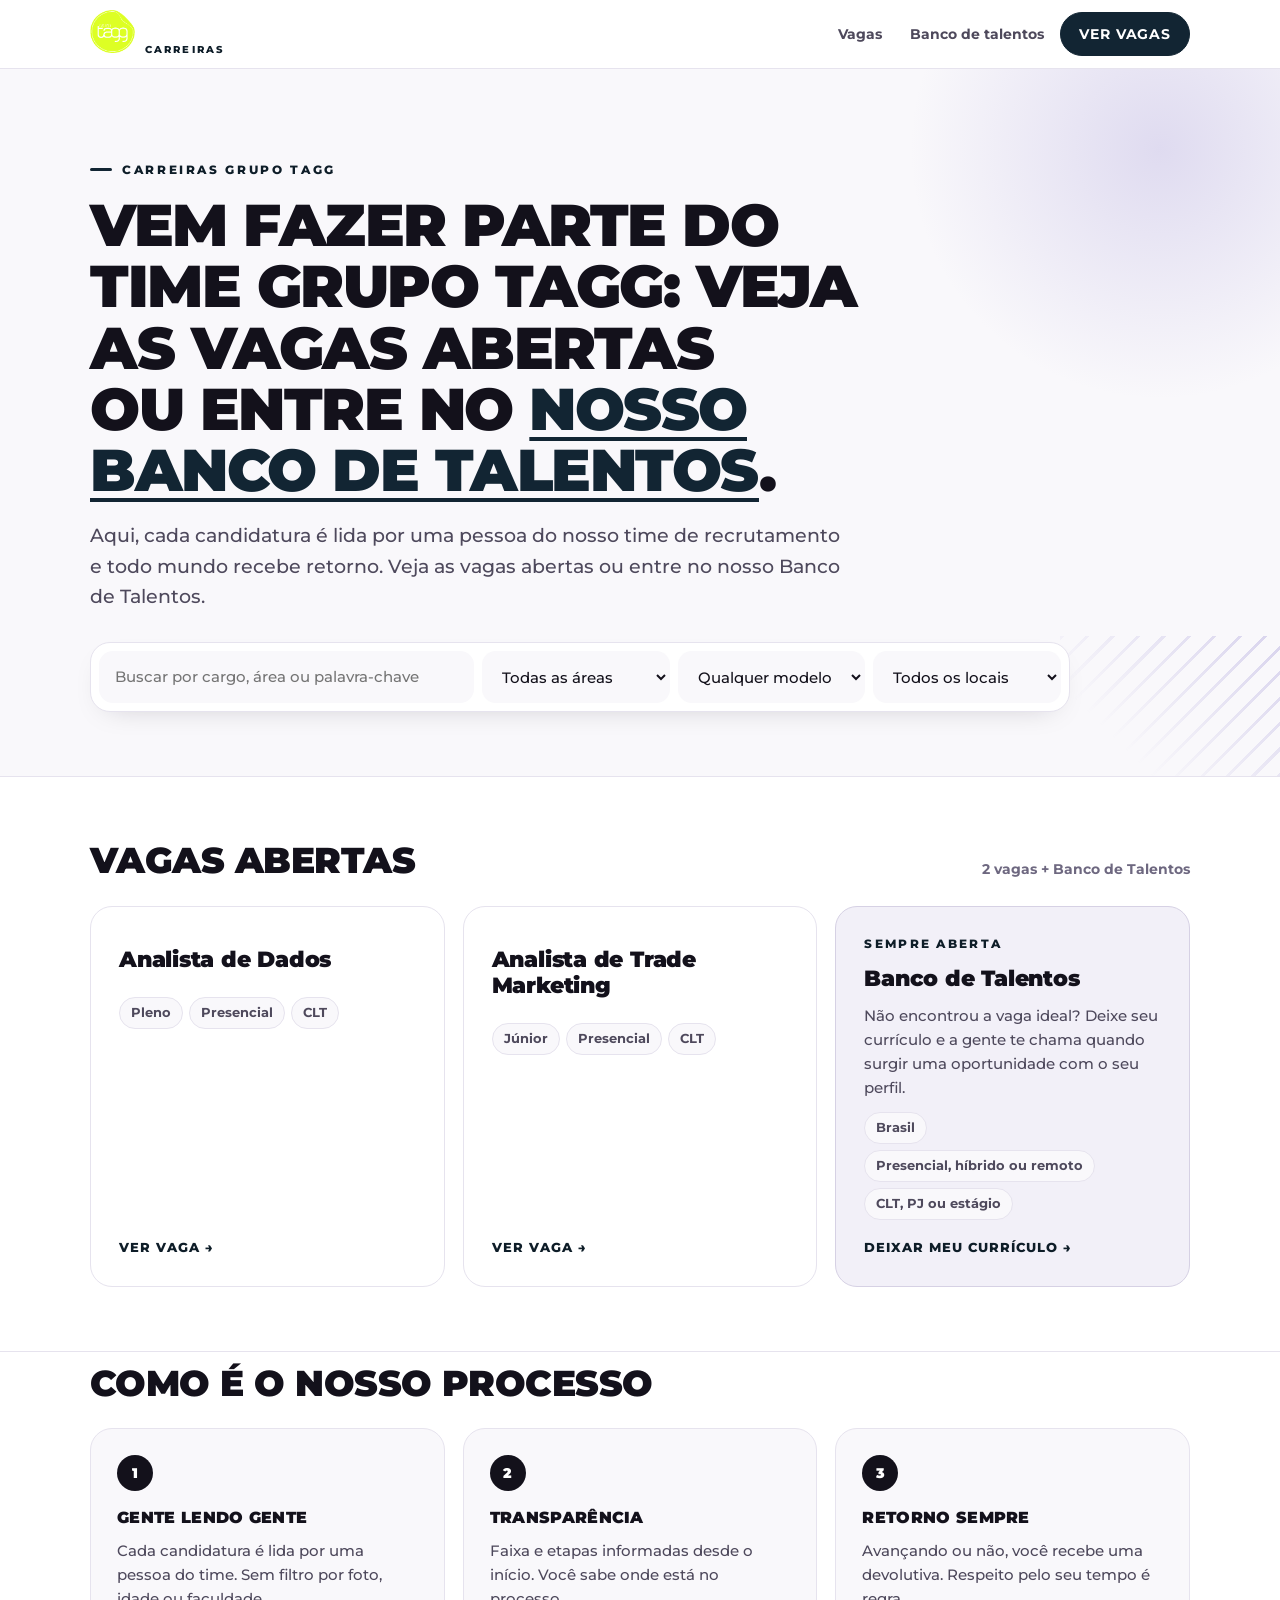
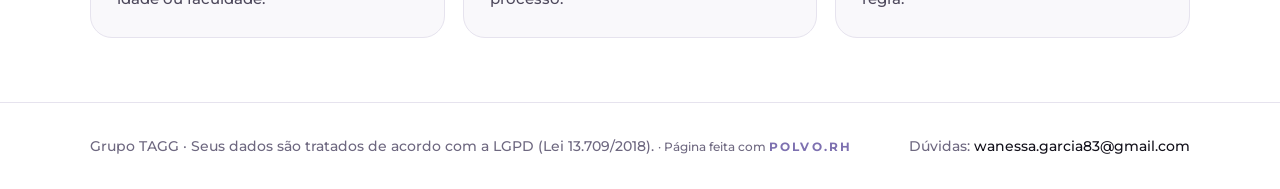
<file: c/grupo-tagg/index.html>
<!doctype html>
<html lang="pt-BR"><head><meta charset="utf-8"><meta name="viewport" content="width=device-width,initial-scale=1,viewport-fit=cover">
<meta name="description" content="Vagas abertas e banco de talentos da Grupo TAGG.">
<title>Carreiras Grupo TAGG</title>
<meta name="claude:viewport-fit-sides" content="cover">
<link rel="preconnect" href="https://fonts.googleapis.com">
<link rel="stylesheet" href="https://fonts.googleapis.com/css2?family=Montserrat:wght@500;600;700;800;900&display=swap">
<style>
/* Layout claro e limpo: fundo Papel/branco, texto Tinta, lavanda como cor de marca e laranja só nos botões de ação. Montserrat. */
:root{--bg:#FFFFFF;--soft:#F9F8FB;--soft2:#F2F0F8;--tinta:#13111B;--papel:#13111B;--nevoa:#4E495C;--cinza:#6E6880;--bd:#E6E3EE;--bd2:#D6D1E4;--lav:#122533;--lavd:#0e1d28;--lavm:#122533;--lar:#122533;--al:#C93A3A;--font:'Montserrat','Segoe UI',system-ui,sans-serif;color-scheme:light}
*{box-sizing:border-box}
html{scroll-behavior:smooth}
body{margin:0;background:var(--bg);color:var(--tinta);font-family:var(--font);font-weight:500;font-size:16px;line-height:1.6;-webkit-font-smoothing:antialiased}
body::before{content:"";position:fixed;inset:0 0 auto;height:env(safe-area-inset-top,0px);z-index:30;background:var(--bg)}
a{color:var(--lavd)}
:focus-visible{outline:2px solid var(--lavm);outline-offset:3px}
.in-w{max-width:1140px;margin:0 auto;padding-left:max(20px,env(safe-area-inset-left,0px));padding-right:max(20px,env(safe-area-inset-right,0px))}
header.top{position:sticky;top:env(safe-area-inset-top,0px);z-index:20;background:rgba(255,255,255,.92);backdrop-filter:blur(10px);border-bottom:1px solid var(--bd)}
header.top .in-w{display:flex;align-items:center;justify-content:space-between;gap:16px;min-height:68px}
.logo{font-weight:900;letter-spacing:.35em;font-size:21px;display:inline-flex;align-items:baseline;color:var(--tinta);text-decoration:none;white-space:nowrap}
.logo svg{width:.8em;height:.7em;margin-right:.35em;fill:var(--lavm)}
.logo small{font-size:10px;letter-spacing:.22em;color:var(--lavd);margin-left:10px;font-weight:800}
nav.links{display:flex;gap:4px;align-items:center}
nav.links a{color:var(--nevoa);text-decoration:none;font-weight:700;font-size:14px;padding:8px 12px;border-radius:999px}
nav.links a:hover{color:var(--tinta);background:var(--soft2)}
.pill-btn{display:inline-flex;align-items:center;justify-content:center;gap:8px;padding:12px 22px;border-radius:60px;border:1.5px solid var(--tinta);background:transparent;color:var(--tinta);font-weight:800;text-transform:uppercase;letter-spacing:.06em;font-size:13px;text-decoration:none;cursor:pointer;font-family:var(--font);transition:background .15s}
.pill-btn:hover{background:var(--soft2)}
.pill-btn.go{background:var(--lar);border-color:var(--lar);color:var(--tinta)}
.pill-btn.go{color:#FFFFFF!important}.pill-btn.go:hover{filter:brightness(.93)}.logo img{max-height:44px;max-width:180px;object-fit:contain}.feito{font-size:12px;color:var(--cinza)}.feito b{letter-spacing:.18em;color:#7D70B0}
nav.links a.pill-btn.go{color:var(--tinta)}
.pill-btn[disabled]{opacity:.5;cursor:not-allowed}
/* Herói */
.hero{position:relative;overflow:hidden;padding-block:84px 64px;background:var(--soft);border-bottom:1px solid var(--bd)}
.hero::before{content:"";position:absolute;width:520px;height:520px;right:-140px;top:-180px;border-radius:50%;background:radial-gradient(rgba(156,144,212,.28),transparent 68%);pointer-events:none}
.stripes{position:absolute;right:0;bottom:0;width:220px;height:140px;background:repeating-linear-gradient(135deg,#9C90D4 0 3px,transparent 3px 18px);opacity:.35;pointer-events:none;-webkit-mask:linear-gradient(225deg,#000,transparent 75%);mask:linear-gradient(225deg,#000,transparent 75%)}
.hero .in-w{position:relative;z-index:1}
.eyebrow{display:inline-flex;align-items:center;gap:10px;font-size:12px;font-weight:800;letter-spacing:.22em;text-transform:uppercase;color:var(--lavd);margin-bottom:16px}
.eyebrow::before{content:"";width:22px;height:3px;border-radius:2px;background:var(--lar)}
h1{font-size:clamp(36px,6vw,76px);line-height:1;font-weight:900;letter-spacing:-.025em;text-transform:uppercase;margin:0 0 20px;max-width:15ch;text-wrap:balance;color:var(--tinta)}
h1 em{font-style:normal;color:var(--lavm)}
h1.h-home{font-size:clamp(30px,4.6vw,60px);line-height:1.04;max-width:22ch}
h1.h-home a{color:var(--lavm);text-decoration:underline;text-decoration-thickness:.07em;text-underline-offset:.12em}
.lead{font-size:clamp(17px,1.5vw,19px);color:var(--nevoa);max-width:58ch;margin:0 0 30px}
.search{display:grid;grid-template-columns:minmax(0,2fr) repeat(3,minmax(0,1fr));gap:8px;background:var(--bg);border:1px solid var(--bd);border-radius:20px;padding:8px;max-width:980px;box-shadow:0 10px 30px -18px rgba(19,17,27,.25)}
.search input,.search select{width:100%;padding:13px 15px;border-radius:14px;border:1px solid transparent;background:var(--soft);color:var(--tinta);font:inherit;font-size:15px}
.search input:focus,.search select:focus{outline:none;border-color:var(--lav);background:var(--bg)}
/* Seções */
section.block{padding-block:64px}
section.block + section.block{border-top:1px solid var(--bd)}
.sec-head{display:flex;justify-content:space-between;align-items:flex-end;gap:16px;flex-wrap:wrap;margin-bottom:26px}
h2{font-size:clamp(24px,3vw,36px);font-weight:900;text-transform:uppercase;letter-spacing:-.015em;line-height:1.08;margin:0;text-wrap:balance;color:var(--tinta)}
.count{color:var(--cinza);font-weight:700;font-size:14px}
.jobs{display:grid;gap:18px;grid-template-columns:repeat(auto-fill,minmax(min(100%,330px),1fr))}
.job{display:flex;flex-direction:column;gap:12px;padding:28px;border-radius:22px;border:1px solid var(--bd);background:var(--bg);color:inherit;text-decoration:none;transition:transform .15s,border-color .15s,box-shadow .15s}
.job:hover{transform:translateY(-2px);border-color:var(--lav);box-shadow:0 16px 36px -22px rgba(95,82,153,.45)}
.job.feat{background:var(--soft2);border-color:var(--bd2)}
.job .area{font-size:11.5px;font-weight:800;letter-spacing:.2em;text-transform:uppercase;color:var(--lavd)}
.job h3{font-size:22px;font-weight:900;line-height:1.18;margin:0;letter-spacing:-.01em;color:var(--tinta)}
.job p{margin:0;color:var(--nevoa);font-size:15px}
.chips{display:flex;flex-wrap:wrap;gap:6px}
.chip{padding:5px 11px;border-radius:999px;background:var(--soft);border:1px solid var(--bd);font-size:12.5px;font-weight:700;color:var(--nevoa)}
.job .more{margin-top:auto;padding-top:6px;font-weight:800;text-transform:uppercase;letter-spacing:.08em;font-size:12.5px;color:var(--lavd);display:flex;align-items:center;gap:8px}
.empty{padding:40px;border:1.5px dashed var(--bd2);border-radius:22px;text-align:center;color:var(--nevoa)}
.values{display:grid;gap:18px;grid-template-columns:repeat(auto-fit,minmax(min(100%,250px),1fr))}
.val{padding:26px;border-radius:22px;background:var(--soft);border:1px solid var(--bd)}
.val b{display:inline-flex;width:36px;height:36px;border-radius:50%;background:var(--tinta);color:#fff;align-items:center;justify-content:center;font-weight:900;font-size:14px;margin-bottom:14px}
.val h3{margin:0 0 8px;font-size:16px;font-weight:900;text-transform:uppercase;letter-spacing:.02em}
.val p{margin:0;color:var(--nevoa);font-size:15px}
/* Página da vaga */
.vhero{padding-block:52px 40px;position:relative;overflow:hidden;background:var(--soft);border-bottom:1px solid var(--bd)}
.vhero::before{content:"";position:absolute;width:460px;height:460px;right:-140px;top:-200px;border-radius:50%;background:radial-gradient(rgba(156,144,212,.26),transparent 68%);pointer-events:none}
.vhero .in-w{position:relative}
.back{display:flex;width:max-content;align-items:center;gap:8px;color:var(--nevoa);text-decoration:none;font-weight:700;font-size:14px;margin-bottom:22px}
.back:hover{color:var(--tinta)}
.vhero h1{font-size:clamp(32px,4.6vw,58px);max-width:20ch}
.vgrid{display:grid;grid-template-columns:minmax(0,1fr) 330px;gap:48px;padding-block:48px 80px;align-items:start}
.vcol h2{font-size:18px;margin:36px 0 12px;letter-spacing:.02em}
.vcol h2:first-child{margin-top:0}
.vcol p{color:var(--nevoa);margin:0 0 12px}
.vcol h3.sub3{font-size:15px;font-weight:800;margin:22px 0 10px;color:var(--tinta);text-transform:none;letter-spacing:0}
.vcol ul + p,.vcol ul + h3{margin-top:18px}
.vcol ul{margin:0;padding:0;list-style:none;display:flex;flex-direction:column;gap:10px}
.vcol li{display:flex;gap:12px;color:var(--nevoa)}
.vcol li::before{content:"";width:7px;height:7px;border-radius:50%;background:var(--lavm);flex:none;margin-top:9px}
.steps{display:flex;flex-direction:column;gap:12px;counter-reset:s}
.steps div{display:flex;gap:14px;align-items:center;color:var(--nevoa)}
.steps div::before{counter-increment:s;content:counter(s);width:30px;height:30px;border-radius:50%;background:var(--soft2);border:1px solid var(--bd2);color:var(--lavd);display:flex;align-items:center;justify-content:center;font-weight:900;font-size:13px;flex:none}
aside.apply{position:sticky;top:92px;padding:26px;border-radius:22px;border:1px solid var(--bd);background:var(--bg);box-shadow:0 18px 40px -26px rgba(19,17,27,.3);display:flex;flex-direction:column;gap:14px}
aside.apply dl{margin:0;display:grid;grid-template-columns:auto 1fr;gap:8px 14px;font-size:14px}
aside.apply dt{color:var(--cinza);font-weight:700}
aside.apply dd{margin:0;font-weight:700;color:var(--tinta)}
/* Formulário */
.form-wrap{border-top:1px solid var(--bd);padding-block:60px 90px;background:var(--soft)}
form.app{max-width:820px;display:flex;flex-direction:column;gap:20px}
fieldset{border:1px solid var(--bd);border-radius:22px;padding:26px;margin:0;background:var(--bg)}
legend{padding:0 10px;font-weight:900;text-transform:uppercase;letter-spacing:.08em;font-size:13px;color:var(--lavd)}
.fg{display:grid;gap:16px;grid-template-columns:repeat(auto-fit,minmax(min(100%,230px),1fr))}
.fg .wide{grid-column:1/-1}
label.f{display:flex;flex-direction:column;gap:6px;font-size:14px;font-weight:700;color:var(--tinta);min-width:0}
.req{color:#C2410C}
.hint{font-size:12.5px;color:var(--cinza);font-weight:500}
.in{width:100%;padding:12px 14px;border-radius:12px;border:1px solid var(--bd2);background:var(--bg);color:var(--tinta);font:inherit;font-size:15px;transition:border-color .15s,box-shadow .15s}
.in::placeholder{color:#9A95A8}
textarea.in{min-height:130px;resize:vertical}
.in:focus{outline:none;border-color:var(--lavm);box-shadow:0 0 0 3px rgba(156,144,212,.25)}
.in.err,.drop.err{border-color:var(--al)}
.checks{display:flex;flex-wrap:wrap;gap:8px}
.ck{display:inline-flex;align-items:center;gap:8px;padding:9px 14px;border-radius:999px;border:1px solid var(--bd2);background:var(--bg);cursor:pointer;font-weight:700;font-size:14px;color:var(--tinta)}
.ck input{accent-color:var(--lavm);width:16px;height:16px;margin:0}
.ck:has(input:checked){border-color:var(--lavm);background:var(--soft2)}
.drop{position:relative;border:1.5px dashed var(--bd2);border-radius:16px;padding:26px;text-align:center;background:var(--soft);cursor:pointer;color:var(--tinta)}
.drop:hover{border-color:var(--lavm)}
.drop input{position:absolute;inset:0;opacity:0;cursor:pointer}
.drop b{display:block;font-size:15px;margin-bottom:4px}
.drop.ok{border-style:solid;border-color:var(--lavm);background:var(--soft2)}
.consent{display:flex;gap:12px;align-items:flex-start;font-size:14px;color:var(--nevoa)}
.consent input{width:18px;height:18px;margin-top:3px;accent-color:var(--lavm);flex:none}
.msg{color:var(--al);font-weight:700;font-size:14px;min-height:20px}
.send{display:grid;gap:12px;grid-template-columns:repeat(auto-fit,minmax(min(100%,220px),1fr));margin:20px 0}
.code{font-family:ui-monospace,Menlo,monospace;font-size:12.5px;white-space:pre-wrap;word-break:break-word;background:var(--bg);border:1px dashed var(--bd2);border-radius:14px;padding:16px;max-height:220px;overflow:auto;color:var(--tinta)}
.done{max-width:820px;background:var(--bg);border:1px solid var(--bd);border-radius:22px;padding:32px}
.done h2{margin-bottom:14px}
.done p{color:var(--nevoa)}
.note{display:flex;gap:12px;align-items:flex-start;padding:14px 16px;border-radius:14px;background:#FFF6E8;border:1px solid #F5CF94;color:var(--tinta);font-weight:600}
footer{border-top:1px solid var(--bd);padding-block:32px calc(32px + env(safe-area-inset-bottom,0px));color:var(--cinza);font-size:14px;background:var(--bg)}
footer .in-w{display:flex;justify-content:space-between;gap:16px;flex-wrap:wrap;align-items:center}
@media (max-width:900px){.vgrid{grid-template-columns:minmax(0,1fr);gap:32px}aside.apply{position:static;order:-1}.search{grid-template-columns:1fr 1fr}.search input{grid-column:1/-1}}
@media (max-width:560px){nav.links a.hide-sm{display:none}.hero{padding-block:52px 44px}.job{padding:22px}fieldset{padding:20px 16px}.done{padding:22px 18px}.search{grid-template-columns:1fr}}
@media (prefers-reduced-motion:reduce){html{scroll-behavior:auto}.job{transition:none}}
</style>
</head><body>
<header class="top"><div class="in-w"><a class="logo" href="#inicio" aria-label="Grupo TAGG · Carreiras"><img src="[data-uri]" alt="Grupo TAGG"><small>CARREIRAS</small></a>
<nav class="links" aria-label="Navegação"><a href="#vagas" class="hide-sm">Vagas</a><a href="#vaga-banco-de-talentos" class="hide-sm">Banco de talentos</a><a href="#vagas" class="pill-btn go" style="padding:10px 18px">Ver vagas</a></nav></div></header>
<main id="app"></main>
<footer><div class="in-w"><span>Grupo TAGG · Seus dados são tratados de acordo com a LGPD (Lei 13.709/2018). <span class="feito">· Página feita com <b>POLVO.RH</b></span></span><span>Dúvidas: <span style="color:var(--papel);user-select:all">wanessa.garcia83@gmail.com</span></span></div></footer>
<script>
"use strict";
const DEST = "wanessa.garcia83@gmail.com";
const CLIENTE_ID = "grupo-tagg-gxz2";
const COPIA_POLVO = "polvorh.talentos@gmail.com";
/* Envio automático (FormSubmit): tudo vai para o e-mail da POLVO, que o POLVO Recruiter lê.
   Depois da ativação, FS_ID pode virar o código aleatório da FormSubmit para esconder o e-mail. */
const FS_ID = DEST;
const FS_MAIL = DEST;
let ENVIO = "", ENVIO_MSG = "";
const EMPRESA = "Grupo TAGG";
const SOBRE = "Aqui, cada candidatura é lida por uma pessoa do nosso time de recrutamento e todo mundo recebe retorno.";
let VAGAS = [
  { id: "banco-de-talentos", titulo: "Banco de Talentos", area: "Todas as áreas", senioridade: "Todos os níveis", local: "Brasil", modelo: "Presencial, híbrido ou remoto", regime: "CLT, PJ ou estágio", fixa: true,
    resumo: "Não encontrou a vaga ideal? Deixe seu currículo e a gente te chama quando surgir uma oportunidade com o seu perfil.",
    descricao: ["O nosso Banco de Talentos é a porta sempre aberta para quem quer ser lembrado nas próximas oportunidades.", "Cada candidatura é lida por uma pessoa do nosso time. Quando abrir uma vaga com o seu perfil, você é uma das primeiras pessoas que a gente procura."],
    atividades: [], requisitos: ["Currículo atualizado", "Vontade de crescer e de contar sua trajetória com clareza"],
    beneficios: ["Seu perfil fica disponível para todas as vagas que abrirmos", "Retorno quando houver uma oportunidade aderente"],
    etapas: ["Candidatura", "Leitura do currículo pelo time", "Contato quando surgir uma vaga com o seu perfil"] }
];
const AREAS = ["Administrativo", "Atendimento ao cliente", "Comercial e vendas", "Criação e design", "Dados e BI", "Financeiro", "Jurídico", "Logística e operações", "Marketing e comunicação", "Pessoas e RH", "Produto e projetos", "Tecnologia", "Outra"];
const UFS = "AC AL AP AM BA CE DF ES GO MA MT MS MG PA PB PR PE PI RJ RN RS RO RR SC SP SE TO".split(" ");
const TRI = '<svg viewBox="0 0 100 88" aria-hidden="true"><path d="M0 0H100L50 88Z"/></svg>';
const e = s => String(s ?? "").replace(/[&<>"']/g, c => ({ "&": "&amp;", "<": "&lt;", ">": "&gt;", '"': "&quot;", "'": "&#39;" }[c]));
const norm = s => String(s || "").normalize("NFD").replace(/[̀-ͯ]/g, "").toLowerCase();
const app = document.getElementById("app");
let F = { q: "", area: "", modelo: "", local: "" };

/* ---------- Lista ---------- */
function listHTML() {
  const q = norm(F.q);
  const vs = VAGAS.filter(v => (!q || norm([v.titulo, v.area, v.resumo, v.local].join(" ")).includes(q)) && (!F.area || v.area === F.area || v.fixa) && (!F.modelo || norm(v.modelo).includes(norm(F.modelo))) && (!F.local || norm(v.local).includes(norm(F.local)) || v.fixa));
  const opt = (arr, val, lbl) => `<option value="">${lbl}</option>` + arr.map(x => `<option${x === val ? " selected" : ""}>${e(x)}</option>`).join("");
  const abertas = VAGAS.filter(v => !v.fixa).length;
  return `<section class="hero" id="inicio"><div class="stripes"></div><div class="in-w"><div class="eyebrow">Carreiras Grupo TAGG</div>
   <h1 class="h-home">Vem fazer parte do time Grupo TAGG: veja as vagas abertas ou entre no <a href="#vaga-banco-de-talentos">nosso banco de talentos</a>.</h1>
   <p class="lead">${e(SOBRE)} Veja as vagas abertas ou entre no nosso Banco de Talentos.</p>
   <div class="search" role="search"><input id="q" placeholder="Buscar por cargo, área ou palavra-chave" value="${e(F.q)}" aria-label="Buscar vagas">
    <select id="fa" aria-label="Área">${opt([...new Set(VAGAS.filter(v => !v.fixa).map(v => v.area).filter(Boolean))], F.area, "Todas as áreas")}</select>
    <select id="fm" aria-label="Modelo de trabalho">${opt(["Presencial", "Híbrido", "Remoto"], F.modelo, "Qualquer modelo")}</select>
    <select id="fl" aria-label="Local">${opt([...new Set(VAGAS.filter(v => !v.fixa).map(v => v.local).filter(Boolean))], F.local, "Todos os locais")}</select></div></div></section>
  <section class="block" id="vagas"><div class="in-w"><div class="sec-head"><h2>Vagas abertas</h2><span class="count">${abertas} ${abertas === 1 ? "vaga" : "vagas"} + Banco de Talentos</span></div>
   ${vs.length ? `<div class="jobs">${vs.map(v => `<a class="job ${v.fixa ? "feat" : ""}" href="#vaga-${v.id}"><span class="area">${v.fixa ? "Sempre aberta" : e(v.area)}</span><h3>${e(v.titulo)}</h3><p>${e(v.resumo)}</p>
     <div class="chips">${[v.fixa ? null : v.senioridade, v.local, v.modelo, v.regime].filter(Boolean).map(c => `<span class="chip">${e(c)}</span>`).join("")}</div><span class="more">${v.fixa ? "Deixar meu currículo" : "Ver vaga"} →</span></a>`).join("")}</div>`
     : `<div class="empty">Nenhuma vaga com esses filtros. Que tal o <a href="#vaga-banco-de-talentos">Banco de Talentos</a>?</div>`}</div></section>
  <section class="block" style="padding-top:12px"><div class="in-w"><div class="sec-head"><h2>Como é o nosso processo</h2></div><div class="values">
   <div class="val"><b>1</b><h3>Gente lendo gente</h3><p>Cada candidatura é lida por uma pessoa do time. Sem filtro por foto, idade ou faculdade.</p></div>
   <div class="val"><b>2</b><h3>Transparência</h3><p>Faixa e etapas informadas desde o início. Você sabe onde está no processo.</p></div>
   <div class="val"><b>3</b><h3>Retorno sempre</h3><p>Avançando ou não, você recebe uma devolutiva. Respeito pelo seu tempo é regra.</p></div></div></div></section>`;
}
/* ---------- Página da vaga ---------- */
function vagaHTML(v) {
  const li = a => `<ul>${a.map(x => `<li>${e(x)}</li>`).join("")}</ul>`;
  /* Itens com "• " viram lista; uma linha curta logo antes de uma lista vira subtítulo */
  const bl = x => x.startsWith("• ");
  const blocos = (a, lista) => { if (!a.some(bl)) return lista ? li(a) : a.map(p => `<p>${e(p)}</p>`).join(""); let h = "", ul = [];
    const fecha = () => { if (ul.length) { h += li(ul); ul = []; } };
    a.forEach((x, i) => { if (bl(x)) { ul.push(x.slice(2)); return; } fecha(); const prox = a[i + 1];
      h += prox && bl(prox) && x.length <= 90 && !/[.;]$/.test(x) ? `<h3 class="sub3">${e(x.replace(/:$/, ""))}</h3>` : `<p>${e(x)}</p>`; });
    fecha(); return h; };
  return `<section class="vhero"><div class="in-w"><a class="back" href="#vagas">← Todas as vagas</a><div class="eyebrow">${v.fixa ? "Sempre aberta" : e(v.area) + " · " + e(v.senioridade)}</div><h1>${e(v.titulo)}</h1>
   <div class="chips">${[v.local, v.modelo, v.regime, v.faixa].filter(Boolean).map(c => `<span class="chip">${e(c)}</span>`).join("")}</div></div></section>
  <div class="in-w vgrid"><div class="vcol">
   <h2>Sobre a vaga</h2>${blocos(v.descricao)}
   ${v.atividades.length ? `<h2>O que você vai fazer</h2>${li(v.atividades)}` : ""}
   <h2>${v.fixa ? "O que a gente pede" : "O que buscamos"}</h2>${blocos(v.requisitos, true)}
   ${v.beneficios.length ? `<h2>${v.fixa ? "Como funciona" : "O que oferecemos"}</h2>${blocos(v.beneficios, true)}` : ""}
   <h2>Etapas do processo</h2><div class="steps">${v.etapas.map(s => `<div>${e(s)}</div>`).join("")}</div>
   <h2>Sobre a Grupo TAGG</h2><p>${e(SOBRE)}</p></div>
   <aside class="apply"><h2 style="font-size:20px;margin:0">${v.fixa ? "Entre no Banco de Talentos" : "Gostou da vaga?"}</h2><dl><dt>Local</dt><dd>${e(v.local)}</dd><dt>Modelo</dt><dd>${e(v.modelo)}</dd><dt>Regime</dt><dd>${e(v.regime)}</dd>${v.faixa ? `<dt>Faixa</dt><dd>${e(v.faixa)}</dd>` : ""}</dl>
    <a class="pill-btn go" href="#form-${v.id}" data-jump="1">Candidatar-se</a><span class="hint">Leva cerca de 6 minutos. Tenha seu currículo em PDF ou DOCX.</span></aside></div>
  <section class="form-wrap" id="form-${v.id}"><div class="in-w">${formHTML(v)}</div></section>`;
}
/* ---------- Formulário ---------- */
let D = null, CV = null, CODE = "";
const KEY = id => "polvo-vagas-" + id;
function blank(v) { return { respostas: {}, nome: "", nome_social: "", email: "", telefone: "", cidade: "", uf: "", linkedin: "", portfolio: "", area: v.fixa ? "" : v.area, cargo: v.fixa ? "" : v.titulo, resumo: "", pretensao: "", inicio: "", modalidade: [], fonte: "", pcd: "", adaptacao: "", raca: "", genero: "", orientacao: "", consent_auto: false, consent: false }; }
function formHTML(v) {
  if (CODE) return doneHTML(v);
  const inp = (k, l, o = {}) => `<label class="f ${o.wide ? "wide" : ""}"><span>${l}${o.req ? ' <span class="req">*</span>' : ""}</span><input class="in" id="${k}" data-k="${k}" value="${e(D[k])}" type="${o.type || "text"}" ${o.ph ? `placeholder="${e(o.ph)}"` : ""} ${o.auto ? `autocomplete="${o.auto}"` : ""} ${o.im ? `inputmode="${o.im}"` : ""}>${o.hint ? `<span class="hint">${o.hint}</span>` : ""}</label>`;
  const sel = (k, l, list, o = {}) => `<label class="f ${o.wide ? "wide" : ""}"><span>${l}${o.req ? ' <span class="req">*</span>' : ""}</span><select class="in" id="${k}" data-k="${k}"><option value="">Selecione</option>${list.map(x => `<option${D[k] === x ? " selected" : ""}>${e(x)}</option>`).join("")}</select></label>`;
  return `<form class="app" id="frm" novalidate><div><div class="eyebrow">Candidatura</div><h2>${v.fixa ? "Deixe seu currículo" : "Candidate-se para " + e(v.titulo)}</h2><p style="color:var(--nevoa);margin:10px 0 0">Campos com <span class="req">*</span> são obrigatórios. Suas respostas ficam salvas neste navegador até você enviar.</p></div>
  <fieldset><legend>Dados pessoais</legend><div class="fg">
   ${inp("nome", "Nome completo", { req: 1, wide: 1, auto: "name" })}${inp("nome_social", "Nome social", { wide: 1, hint: "Opcional. Se preencher, é assim que vamos te chamar." })}
   ${inp("email", "E-mail", { req: 1, type: "email", auto: "email" })}${inp("telefone", "Telefone / WhatsApp", { req: 1, type: "tel", auto: "tel", ph: "(11) 99999-9999" })}
   ${inp("cidade", "Cidade", { req: 1, auto: "address-level2" })}${sel("uf", "Estado", UFS, { req: 1 })}
   ${inp("linkedin", "LinkedIn", { ph: "linkedin.com/in/seu-perfil" })}${inp("portfolio", "Portfólio ou site", { ph: "Opcional" })}</div></fieldset>
  <fieldset><legend>Experiência</legend><div class="fg">
   ${sel("area", "Área de atuação", AREAS, { req: 1 })}${inp("cargo", "Cargo pretendido", { req: 1, ph: "Ex.: Analista Financeiro" })}
   <label class="f wide"><span>Resumo da experiência <span class="req">*</span></span><textarea class="in" id="resumo" data-k="resumo" placeholder="Em poucas linhas: onde você trabalhou, o que fazia e do que mais se orgulha.">${e(D.resumo)}</textarea></label>
   ${inp("pretensao", "Pretensão salarial (R$)", { im: "numeric", ph: "R$ 0,00" })}${sel("inicio", "Disponibilidade para começar", ["Imediata", "Em até 15 dias", "Em até 30 dias", "Mais de 30 dias"])}
   <div class="f wide" style="display:flex;flex-direction:column;gap:8px;font-size:14px;font-weight:700;color:var(--tinta)">Modelo de trabalho que você aceita<div class="checks">${["Presencial", "Híbrido", "Remoto"].map(x => `<label class="ck"><input type="checkbox" data-m="modalidade" value="${x}" ${D.modalidade.includes(x) ? "checked" : ""}> ${x}</label>`).join("")}</div></div>
   <div class="f wide" style="display:flex;flex-direction:column;gap:8px;font-size:14px;font-weight:700;color:var(--tinta)">Currículo <span class="req" style="display:contents">*</span>
    <div class="drop ${CV ? "ok" : ""}" id="drop"><input type="file" id="cv" accept=".pdf,.docx,application/pdf,application/vnd.openxmlformats-officedocument.wordprocessingml.document" aria-label="Enviar currículo"><b>${CV ? "✓ " + e(CV.nome) : "Clique ou arraste seu currículo aqui"}</b><span class="hint">${CV ? (CV.texto ? `Lemos ${CV.texto.length.toLocaleString("pt-BR")} caracteres do arquivo. Clique para trocar.` : "Não conseguimos ler o texto deste arquivo, mas você pode seguir. Clique para trocar.") : "PDF ou DOCX, até 10 MB"}</span></div></div>
   ${sel("fonte", "Como você soube da vaga?", ["LinkedIn", "Instagram", "Indicação", "Site de vagas", "Site da Grupo TAGG", "Outro"], { wide: 1 })}</div></fieldset>
  ${(v.perguntas || []).length ? `<fieldset><legend>Perguntas da vaga</legend><div class="fg">${v.perguntas.map(q => { const val = (D.respostas || {})[q.id] || ""; const lb = `<span>${e(q.texto)} <span class="req">*</span></span>`;
    return q.tipo === "sim_nao" ? `<label class="f wide">${lb}<select class="in" id="q-${q.id}" data-q="${q.id}"><option value="">Selecione</option>${["Sim", "Não"].map(o => `<option${val === o ? " selected" : ""}>${o}</option>`).join("")}</select></label>`
      : `<label class="f wide">${lb}<input class="in" id="q-${q.id}" data-q="${q.id}" value="${e(val)}" ${q.tipo === "numero" ? 'inputmode="numeric"' : ""}></label>`; }).join("")}</div></fieldset>` : ""}
  <fieldset><legend>Autodeclaração (opcional)</legend><p style="color:var(--nevoa);margin:0 0 16px;font-size:14px">Trabalhamos com vagas afirmativas. Estas informações são voluntárias, usadas só para direcionar você a essas vagas e para indicadores de diversidade. Elas não entram na avaliação das demais vagas.</p><div class="fg">
   ${sel("raca", "Raça ou cor (IBGE)", ["Branca", "Preta", "Parda", "Amarela", "Indígena", "Prefiro não informar"])}${sel("genero", "Identidade de gênero", ["Mulher cis", "Homem cis", "Mulher trans", "Homem trans", "Pessoa não binária", "Outra", "Prefiro não informar"])}
   ${sel("orientacao", "Orientação sexual", ["Heterossexual", "Lésbica", "Gay", "Bissexual", "Pansexual", "Assexual", "Outra", "Prefiro não informar"])}${sel("pcd", "Pessoa com deficiência?", ["Sim", "Não", "Prefiro não informar"])}
   ${inp("adaptacao", "Precisa de alguma adaptação no processo?", { wide: 1, ph: "Ex.: intérprete de Libras, entrevista online" })}
   <label class="consent wide"><input type="checkbox" id="consent_auto" data-c="consent_auto" ${D.consent_auto ? "checked" : ""}> Autorizo o uso da minha autodeclaração para vagas afirmativas e indicadores de diversidade.</label></div></fieldset>
  <label class="consent"><input type="checkbox" id="consent" data-c="consent" ${D.consent ? "checked" : ""}> <span>Li e concordo que a Grupo TAGG trate meus dados para participar de processos seletivos e manter meu perfil no banco de talentos por até 12 meses. <span class="req">*</span></span></label>
  <div style="display:flex;gap:16px;align-items:center;flex-wrap:wrap"><button type="submit" class="pill-btn go" id="sub">Enviar candidatura</button><span class="msg" id="ms" role="status"></span></div></form>`;
}
function doneHTML(v) {
  if (ENVIO === "enviando") return `<div class="done" role="status"><div class="eyebrow">Enviando</div><h2>Enviando sua candidatura…</h2><p>Não feche esta página. Leva só alguns segundos.</p></div>`;
  if (ENVIO === "ok") return `<div class="done" role="status"><div class="eyebrow">Candidatura enviada</div><h2>Recebemos, ${e((D.nome_social || D.nome).split(" ")[0])}!</h2><p>Sua candidatura${v.fixa ? " para o Banco de Talentos" : " para " + e(v.titulo)} e o seu currículo (${e(CV ? CV.nome : "")}) chegaram ao time ${e(EMPRESA)}. Você também recebe uma confirmação em <b style="color:var(--papel)">${e(D.email)}</b>.</p><p>A gente responde todo mundo, com ou sem avanço no processo.</p><div style="margin-top:22px"><a class="pill-btn go" href="#vagas">Ver outras vagas</a></div></div>`;
  return doneManual(v);
}
async function enviarAuto(v) {
  const nome = D.nome_social || D.nome;
  const campos = { _cc: COPIA_POLVO, _subject: `Candidatura · ${v.titulo} · ${nome}`, _template: "table", _captcha: "false", _replyto: D.email,
    _autoresponse: `Olá, ${nome.split(" ")[0]}! Recebemos sua candidatura${v.fixa ? " para o Banco de Talentos" : " para a vaga " + v.titulo} da ${EMPRESA}. Vamos analisar com cuidado e te dar retorno, com ou sem avanço. Obrigado pelo interesse!`,
    name: nome, email: D.email, Telefone: D.telefone, Cidade: [D.cidade, D.uf].filter(Boolean).join("/"), Vaga: v.titulo, "Área de atuação": D.area, "Cargo pretendido": D.cargo, LinkedIn: D.linkedin || "",
    "Currículo": CV ? CV.nome + " (o arquivo chega num segundo e-mail)" : "", "Código da candidatura (não altere)": CODE, _honey: "" };
  const acabar = st => { ENVIO = st; if (st === "ok") { try { localStorage.removeItem(KEY(v.id)); } catch (x) { } } app.innerHTML = vagaHTML(v); bind(v); const el = document.getElementById("form-" + v.id); el && el.scrollIntoView(); };
  /* 1) Envio confirmado: só mostramos "enviada" quando a FormSubmit responde que entregou */
  let ok = false;
  try { const ctl = new AbortController(); const t = setTimeout(() => ctl.abort(), 30000);
    const r = await fetch("https://formsubmit.co/ajax/" + encodeURIComponent(FS_ID), { method: "POST", headers: { "Content-Type": "application/json", Accept: "application/json" }, body: JSON.stringify(campos), signal: ctl.signal });
    clearTimeout(t); const j = await r.json().catch(() => ({})); ok = r.ok && String(j.success) === "true";
    if (!ok) ENVIO_MSG = /activat/i.test(j.message || "") ? "O formulário está em ativação." : String(j.message || ""); }
  catch (x) { ENVIO_MSG = ""; }
  /* 2) O arquivo do currículo vai num segundo envio (a FormSubmit não aceita anexo no envio confirmado) */
  if (ok && CV && CV.file) { try { const f = document.createElement("form"); f.method = "POST"; f.enctype = "multipart/form-data"; f.action = "https://formsubmit.co/" + encodeURIComponent(FS_ID); f.target = "fs-ifr"; f.style.display = "none";
      Object.entries({ _cc: COPIA_POLVO, _subject: `Currículo · ${v.titulo} · ${nome}`, _template: "table", _captcha: "false", name: nome, email: D.email, Vaga: v.titulo, "Código da candidatura (não altere)": CODE.slice(0, 40) + "…" }).forEach(([k, x]) => { const i = document.createElement("input"); i.type = "hidden"; i.name = k; i.value = x; f.appendChild(i); });
      const dt = new DataTransfer(); dt.items.add(CV.file); const fi = document.createElement("input"); fi.type = "file"; fi.name = "attachment"; fi.files = dt.files; f.appendChild(fi);
      let ifr = document.getElementById("fs-ifr"); if (!ifr) { ifr = document.createElement("iframe"); ifr.name = ifr.id = "fs-ifr"; ifr.title = "envio"; ifr.style.display = "none"; document.body.appendChild(ifr); }
      document.body.appendChild(f); f.submit(); setTimeout(() => f.remove(), 1500); } catch (x) { } }
  acabar(ok ? "ok" : "erro");
}
function doneManual(v) {
  const nome = D.nome_social || D.nome; const subj = `Candidatura · ${v.titulo} · ${nome}`;
  const resumoLinhas = [["Nome", D.nome], ["Nome social", D.nome_social], ["E-mail", D.email], ["Telefone", D.telefone], ["Cidade", [D.cidade, D.uf].filter(Boolean).join("/")], ["LinkedIn", D.linkedin], ["Portfólio", D.portfolio], ["Vaga", v.titulo], ["Área de atuação", D.area], ["Cargo pretendido", D.cargo], ["Pretensão", D.pretensao], ["Disponibilidade", D.inicio], ["Modelo", D.modalidade.join(", ")], ["Currículo", CV ? CV.nome + " (anexo)" : ""], ["Resumo", D.resumo]].filter(r => r[1]);
  const body = `Olá, time Grupo TAGG!\n\nSegue minha candidatura${v.fixa ? " para o Banco de Talentos" : " para a vaga " + v.titulo}. Meu currículo está anexado.\n\n${resumoLinhas.map(([k, x]) => `${k}: ${x}`).join("\n")}\n\nCódigo da candidatura (não altere):\n${CODE}\n`;
  const enc = encodeURIComponent;
  const gmail = `https://mail.google.com/mail/?view=cm&fs=1&to=${enc(FS_MAIL)}&su=${enc(subj)}&body=${enc(body)}`;
  const outlook = `https://outlook.live.com/mail/0/deeplink/compose?to=${enc(FS_MAIL)}&subject=${enc(subj)}&body=${enc(body)}`;
  return `<div class="done"><div class="eyebrow">Último passo</div><h2>Envie sua candidatura</h2>${ENVIO === "erro" ? `<div class="note" style="margin-bottom:14px"><span>${ENVIO_MSG ? e(ENVIO_MSG) + " " : ""}Não conseguimos confirmar o envio automático. Para garantir, envie por e-mail: é rapidinho e chega direto ao nosso time.</span></div>` : ""}<p>Tudo pronto. Escolha seu e-mail: a mensagem abre preenchida para <b style="color:var(--papel)">${e(DEST)}</b>.</p>
   <div class="note"><span style="font-size:20px">📎</span><span>Antes de clicar em enviar, anexe o seu currículo (${e(CV ? CV.nome : "PDF ou DOCX")}) na mensagem. Sem o anexo, a candidatura fica incompleta.</span></div>
   <div class="send"><a class="pill-btn go" href="${gmail}" target="_blank" rel="noopener">Enviar pelo Gmail</a><a class="pill-btn" href="${outlook}" target="_blank" rel="noopener">Enviar pelo Outlook</a></div>
   <h3 style="margin:26px 0 8px;font-size:16px;text-transform:uppercase;font-weight:900">Usa outro e-mail?</h3><p>Copie a mensagem abaixo, cole num e-mail novo para <span style="color:var(--papel);user-select:all">${e(DEST)}</span> com o assunto <b style="color:var(--papel)">${e(subj)}</b> e anexe o currículo.</p>
   <div class="code" id="cd">${e(body)}</div><div style="display:flex;gap:14px;align-items:center;margin-top:12px;flex-wrap:wrap"><button type="button" class="pill-btn" id="cp">Copiar mensagem</button><span class="hint" id="cm"></span><button type="button" class="pill-btn" id="edit" style="border-color:var(--bd);background:none">Corrigir respostas</button></div></div>`;
}
/* Leitura do currículo no navegador (o arquivo não sai do seu computador) */
const libP = {};
function lib(src) { return libP[src] || (libP[src] = new Promise((ok, no) => { const s = document.createElement("script"); s.src = src; s.onload = ok; s.onerror = () => { delete libP[src]; no(new Error("lib")); }; document.head.appendChild(s); })); }
async function lerCV(f) {
  const ext = (f.name.split(".").pop() || "").toLowerCase();
  try {
    if (ext === "docx") { await lib("https://cdnjs.cloudflare.com/ajax/libs/jszip/3.10.1/jszip.min.js"); const z = await JSZip.loadAsync(await f.arrayBuffer()); const xml = await z.file("word/document.xml").async("string");
      return xml.replace(/<w:tab\/>/g, " ").replace(/<\/w:p>/g, "\n").replace(/<[^>]+>/g, "").replace(/&amp;/g, "&").replace(/&lt;/g, "<").replace(/&gt;/g, ">").replace(/&quot;/g, '"').replace(/&apos;/g, "'").replace(/\n{3,}/g, "\n\n").trim(); }
    if (ext === "pdf") { await lib("https://cdnjs.cloudflare.com/ajax/libs/pdf.js/3.11.174/pdf.min.js"); await lib("https://cdnjs.cloudflare.com/ajax/libs/pdf.js/3.11.174/pdf.worker.min.js");
      const doc = await window.pdfjsLib.getDocument({ data: new Uint8Array(await f.arrayBuffer()), disableWorker: true, isEvalSupported: false }).promise; const out = [];
      for (let i = 1; i <= Math.min(doc.numPages, 8); i++) { const pg = await doc.getPage(i); const tc = await pg.getTextContent(); let line = "", lastY = null; const ls = []; tc.items.forEach(it => { const y = Math.round(it.transform[5]); if (lastY !== null && Math.abs(y - lastY) > 2) { ls.push(line); line = ""; } line += it.str; lastY = y; }); ls.push(line); out.push(ls.join("\n")); }
      return out.join("\n\n").replace(/[ \t]+/g, " ").replace(/\n{3,}/g, "\n\n").trim(); }
  } catch (err) { console.warn(err); }
  return "";
}
/* Código da candidatura: P1z.<deflate base64url>.<checksum>, lido pelo POLVO Recruiter */
const SALT = "polvo-cadastro-p1";
function fnv(s) { let h = 0x811c9dc5; for (let i = 0; i < s.length; i++) { h ^= s.charCodeAt(i); h = Math.imul(h, 0x01000193) >>> 0; } return ("00000000" + h.toString(16)).slice(-8); }
const b64u = bytes => { let s = ""; bytes.forEach(b => s += String.fromCharCode(b)); return btoa(s).replace(/\+/g, "-").replace(/\//g, "_").replace(/=+$/, ""); };
async function pack(obj) {
  let bytes = new TextEncoder().encode(JSON.stringify(obj)), tag = "P1j";
  try { if (window.CompressionStream) { const cs = new Blob([bytes]).stream().pipeThrough(new CompressionStream("deflate-raw")); bytes = new Uint8Array(await new Response(cs).arrayBuffer()); tag = "P1z"; } } catch (x) { tag = "P1j"; bytes = new TextEncoder().encode(JSON.stringify(obj)); }
  const body = b64u(bytes); return `${tag}.${body}.${fnv(SALT + "|" + tag + "|" + body).slice(0, 6).toUpperCase()}`;
}
async function makeCode(v) {
  const d = { ...D, cv_nome: CV ? CV.nome : "", respostas_lista: (v.perguntas || []).map(q => ({ id: q.id, pergunta: q.texto, resposta: (D.respostas || {})[q.id] || "" })) }; if (!d.consent_auto) { d.pcd = ""; d.raca = ""; d.genero = ""; d.orientacao = ""; }
  let lim = 6000, code = "";
  while (lim >= 500) { code = await pack({ ver: 1, origem: "pagina-vagas", c: CLIENTE_ID, v: v.id, t: v.fixa ? "" : v.titulo, i: "", d: { ...d, cv_texto: CV && CV.texto ? CV.texto.slice(0, lim) : "" }, em: new Date().toISOString() }); if (code.length <= 4800) break; lim = Math.floor(lim * .7); }
  return code;
}
/* ---------- Roteamento e eventos ---------- */
let cur = null;
function route() {
  const h = location.hash.replace(/^#/, ""); const m = h.match(/^(?:vaga|form)-(.+)$/);
  const v = m && VAGAS.find(x => x.id === m[1]);
  if (v) { if (!cur || cur.id !== v.id) { cur = v; CODE = ""; CV = null; try { D = { ...blank(v), ...(JSON.parse(localStorage.getItem(KEY(v.id)) || "null") || {}) }; } catch (x) { D = blank(v); } } app.innerHTML = vagaHTML(v); bind(v); if (h.startsWith("form-")) document.getElementById("form-" + v.id).scrollIntoView(); else window.scrollTo(0, 0); }
  else { cur = null; app.innerHTML = listHTML(); bindList(); if (h === "vagas") document.getElementById("vagas").scrollIntoView(); else if (!h || h === "inicio") window.scrollTo(0, 0); }
}
function bindList() {
  const up = () => { const pos = document.activeElement && document.activeElement.id; const s = document.activeElement && document.activeElement.selectionStart; app.innerHTML = listHTML(); bindList(); if (pos) { const el = document.getElementById(pos); if (el) { el.focus(); if (s != null && el.setSelectionRange) try { el.setSelectionRange(s, s); } catch (x) { } } } };
  document.getElementById("q").addEventListener("input", ev => { F.q = ev.target.value; up(); });
  [["fa", "area"], ["fm", "modelo"], ["fl", "local"]].forEach(([id, k]) => document.getElementById(id).addEventListener("change", ev => { F[k] = ev.target.value; up(); }));
}
function save(v) { try { localStorage.setItem(KEY(v.id), JSON.stringify(D)); } catch (x) { } }
function moneyMask(x) { const d = String(x || "").replace(/\D/g, "").replace(/^0+/, ""); return d ? (parseInt(d, 10) / 100).toLocaleString("pt-BR", { style: "currency", currency: "BRL" }).replace(/ /g, " ") : ""; }
function bind(v) {
  const jump = document.querySelector("[data-jump]"); if (jump) jump.addEventListener("click", ev => { ev.preventDefault(); document.getElementById("form-" + v.id).scrollIntoView({ behavior: "smooth" }); });
  const frm = document.getElementById("frm");
  if (!frm) { const cp = document.getElementById("cp"); if (cp) cp.onclick = async () => { const t = document.getElementById("cd").textContent; const cm = document.getElementById("cm"); try { await navigator.clipboard.writeText(t); cm.textContent = "Copiado!"; } catch (x) { const r = document.createRange(); r.selectNodeContents(document.getElementById("cd")); const s = getSelection(); s.removeAllRanges(); s.addRange(r); cm.textContent = "Texto selecionado: copie com Ctrl+C ou toque longo."; } };
    const ed = document.getElementById("edit"); if (ed) ed.onclick = () => { CODE = ""; ENVIO = ""; app.innerHTML = vagaHTML(v); bind(v); document.getElementById("form-" + v.id).scrollIntoView(); }; return; }
  frm.querySelectorAll("[data-k]").forEach(el => el.addEventListener("input", () => { if (el.id === "pretensao") el.value = moneyMask(el.value); D[el.dataset.k] = el.value; el.classList.remove("err"); save(v); }));
  frm.querySelectorAll("[data-q]").forEach(el => el.addEventListener(el.tagName === "SELECT" ? "change" : "input", () => { D.respostas = D.respostas || {}; D.respostas[el.dataset.q] = el.value; el.classList.remove("err"); save(v); }));
  frm.querySelectorAll("select[data-k]").forEach(el => el.addEventListener("change", () => { D[el.dataset.k] = el.value; el.classList.remove("err"); save(v); }));
  frm.querySelectorAll("[data-m]").forEach(el => el.addEventListener("change", () => { const k = el.dataset.m; D[k] = el.checked ? [...new Set([...D[k], el.value])] : D[k].filter(x => x !== el.value); save(v); }));
  frm.querySelectorAll("[data-c]").forEach(el => el.addEventListener("change", () => { D[el.dataset.c] = el.checked; save(v); }));
  const cv = document.getElementById("cv"); const drop = document.getElementById("drop");
  cv.addEventListener("change", async () => { const f = cv.files[0]; if (!f) return; const ms = document.getElementById("ms");
    if (!/\.(pdf|docx)$/i.test(f.name)) { ms.textContent = "Envie o currículo em PDF ou DOCX."; return; } if (f.size > 10 * 1024 * 1024) { ms.textContent = "O arquivo passa de 10 MB."; return; }
    drop.querySelector("b").textContent = "Lendo " + f.name + "…"; const texto = await lerCV(f); CV = { nome: f.name, texto, file: f };
    drop.classList.add("ok"); drop.classList.remove("err"); drop.querySelector("b").textContent = "✓ " + f.name; drop.querySelector(".hint").textContent = texto ? `Lemos ${texto.length.toLocaleString("pt-BR")} caracteres do arquivo. Clique para trocar.` : "Não conseguimos ler o texto deste arquivo, mas você pode seguir. Clique para trocar."; ms.textContent = ""; });
  frm.addEventListener("submit", async ev => { ev.preventDefault(); const ms = document.getElementById("ms");
    const req = ["nome", "email", "telefone", "cidade", "uf", "area", "cargo", "resumo"]; const miss = req.filter(k => !String(D[k] || "").trim()); (v.perguntas || []).forEach(q => { if (!String((D.respostas || {})[q.id] || "").trim()) miss.push("q-" + q.id); });
    if (D.email && !/^[^\s@]+@[^\s@]+\.[^\s@]+$/.test(D.email)) miss.push("email");
    frm.querySelectorAll(".err").forEach(x => x.classList.remove("err")); miss.forEach(k => { const el = document.getElementById(k); if (el) el.classList.add("err"); });
    if (!CV) drop.classList.add("err");
    if (miss.length || !CV) { ms.textContent = !CV && !miss.length ? "Anexe o seu currículo (obrigatório)." : `Confira ${miss.length + (CV ? 0 : 1)} ${miss.length + (CV ? 0 : 1) === 1 ? "campo destacado" : "campos destacados"}.`; (document.getElementById(miss[0]) || drop).scrollIntoView({ behavior: "smooth", block: "center" }); return; }
    if (!D.consent) { ms.textContent = "Para enviar, aceite o uso dos dados no processo seletivo."; return; }
    const sb = document.getElementById("sub"); sb.disabled = true; sb.textContent = "Preparando…";
    CODE = await makeCode(v); ENVIO = "enviando"; app.innerHTML = vagaHTML(v); enviarAuto(v); bind(v); document.getElementById("form-" + v.id).scrollIntoView(); });
}
window.addEventListener("hashchange", route);
/* As vagas vêm do vagas.json que o POLVO Recruiter envia; se não houver, ficam as vagas acima */
const ETAPAS_SITE = ["Candidatura e triagem", "Entrevista com o RH", "Entrevista com a gestão", "Proposta"];
const txt = (x, n = 300) => String(x ?? "").slice(0, n);
const arr = (x, n = 40) => (Array.isArray(x) ? x : []).map(y => txt(y, 600)).filter(Boolean).slice(0, n);
function normVaga(x) { const id = txt(x.id, 120).replace(/[^a-z0-9-]/gi, ""); if (!id || !x.titulo) return null;
  return { id, titulo: txt(x.titulo, 140), area: txt(x.area, 80), senioridade: txt(x.senioridade, 60), local: txt(x.local, 100), modelo: txt(x.modelo, 60), regime: txt(x.regime, 60), faixa: txt(x.faixa, 80), resumo: txt(x.resumo, 400),
    descricao: arr(x.descricao, 120), atividades: arr(x.atividades, 80), requisitos: arr(x.requisitos, 80), beneficios: arr(x.beneficios, 80), etapas: arr(x.etapas, 10).length ? arr(x.etapas, 10) : ETAPAS_SITE,
    perguntas: (Array.isArray(x.perguntas) ? x.perguntas : []).map(q => ({ id: txt(q && q.id, 20).replace(/[^a-z0-9]/gi, ""), texto: txt(q && q.texto, 160), tipo: ["sim_nao", "numero", "texto"].includes(q && q.tipo) ? q.tipo : "texto" })).filter(q => q.id && q.texto).slice(0, 8) }; }
let rotou = false; const rotear = () => { if (!rotou) { rotou = true; route(); } };
setTimeout(rotear, 2500);
fetch("vagas.json?t=" + Date.now(), { cache: "no-store" }).then(r => r.ok ? r.json() : null).then(j => {
  if (!j || !Array.isArray(j.vagas)) return; const banco = VAGAS.find(v => v.fixa);
  const vs = j.vagas.map(normVaga).filter(v => v && v.id !== (banco && banco.id)); VAGAS = [...vs, ...(banco ? [banco] : [])];
  if (rotou && !cur) route();
}).catch(() => { }).finally(rotear);
</script>

</body></html>
</file>
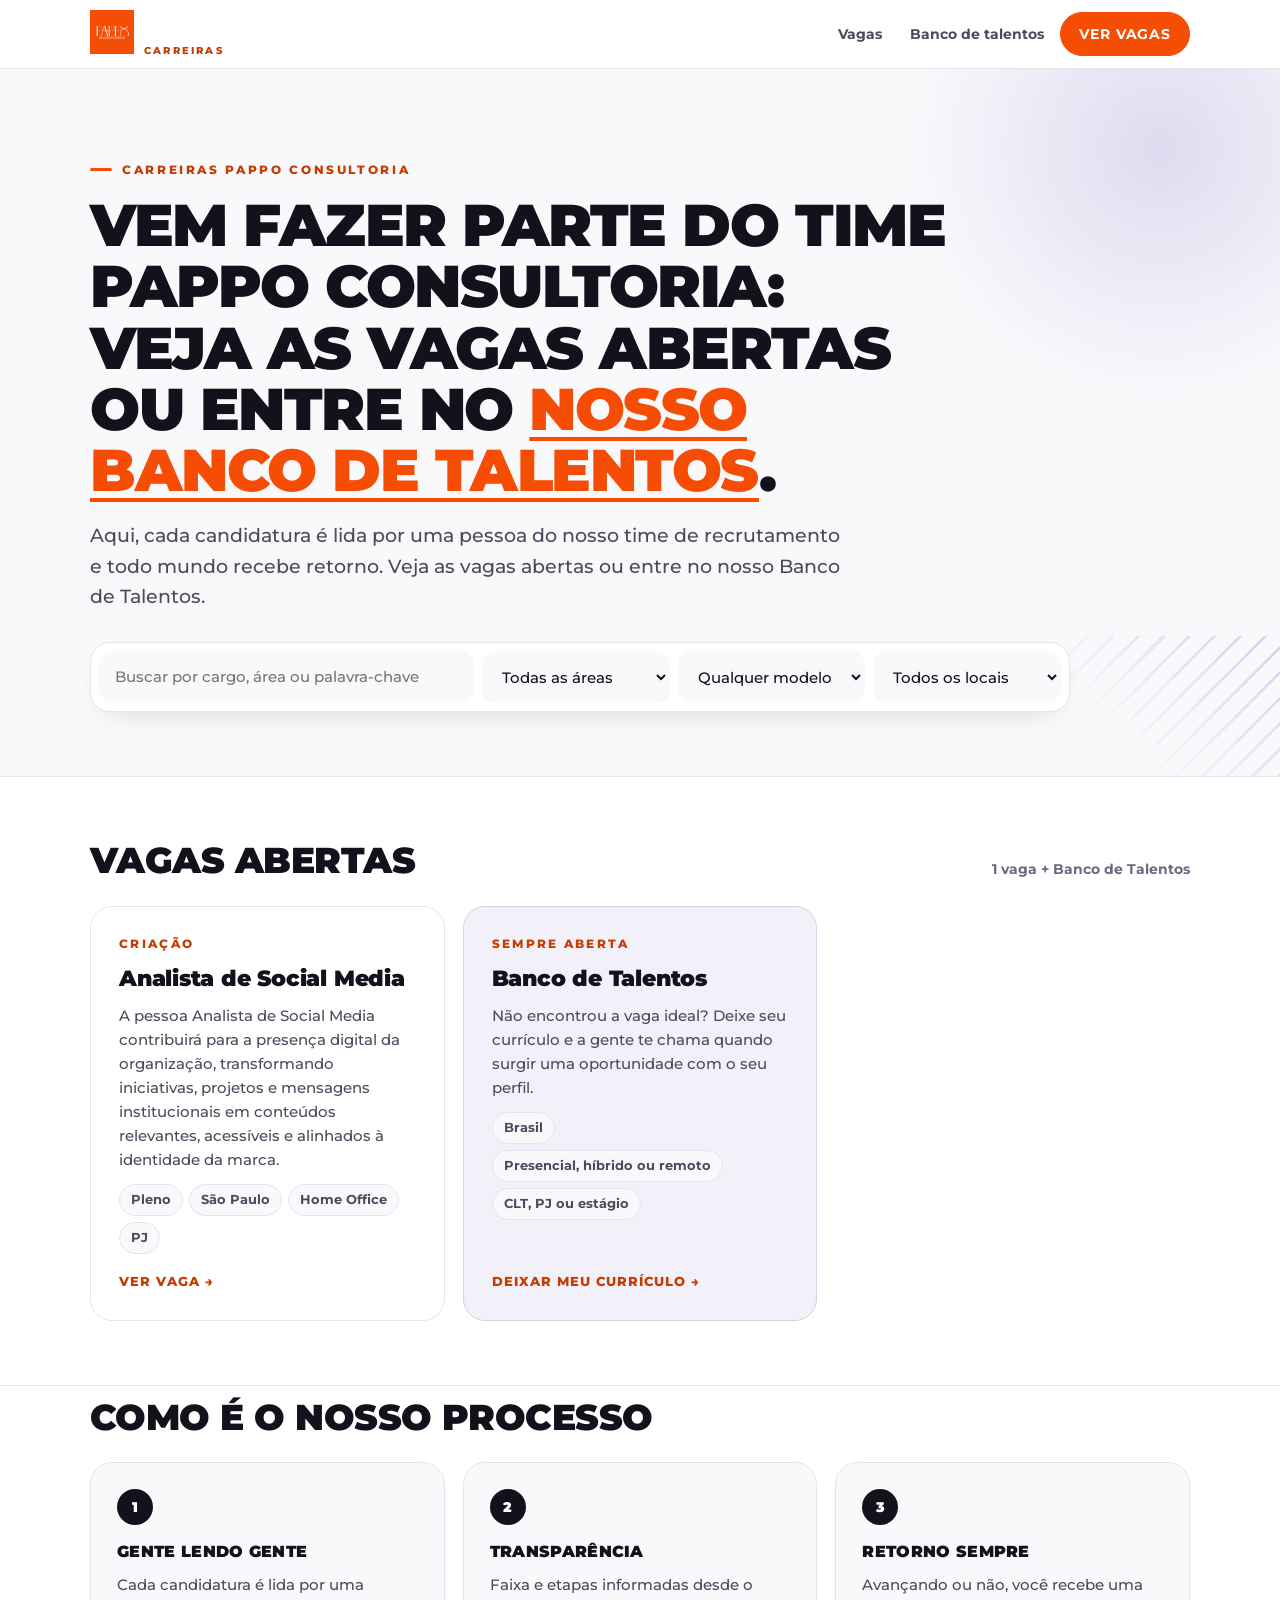
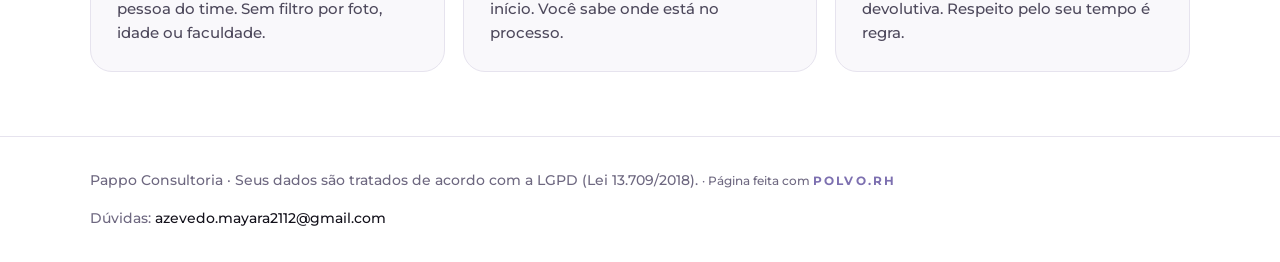
<file: c/pappo-consultoria/index.html>
<!doctype html>
<html lang="pt-BR"><head><meta charset="utf-8"><meta name="viewport" content="width=device-width,initial-scale=1,viewport-fit=cover">
<meta name="description" content="Vagas abertas e banco de talentos da Pappo Consultoria.">
<title>Carreiras Pappo Consultoria</title>
<meta name="claude:viewport-fit-sides" content="cover">
<link rel="preconnect" href="https://fonts.googleapis.com">
<link rel="stylesheet" href="https://fonts.googleapis.com/css2?family=Montserrat:wght@500;600;700;800;900&display=swap">
<style>
/* Layout claro e limpo: fundo Papel/branco, texto Tinta, lavanda como cor de marca e laranja só nos botões de ação. Montserrat. */
:root{--bg:#FFFFFF;--soft:#F9F8FB;--soft2:#F2F0F8;--tinta:#13111B;--papel:#13111B;--nevoa:#4E495C;--cinza:#6E6880;--bd:#E6E3EE;--bd2:#D6D1E4;--lav:#f64d04;--lavd:#c43d03;--lavm:#f64d04;--lar:#f64d04;--al:#C93A3A;--font:'Montserrat','Segoe UI',system-ui,sans-serif;color-scheme:light}
*{box-sizing:border-box}
html{scroll-behavior:smooth}
body{margin:0;background:var(--bg);color:var(--tinta);font-family:var(--font);font-weight:500;font-size:16px;line-height:1.6;-webkit-font-smoothing:antialiased}
body::before{content:"";position:fixed;inset:0 0 auto;height:env(safe-area-inset-top,0px);z-index:30;background:var(--bg)}
a{color:var(--lavd)}
:focus-visible{outline:2px solid var(--lavm);outline-offset:3px}
.in-w{max-width:1140px;margin:0 auto;padding-left:max(20px,env(safe-area-inset-left,0px));padding-right:max(20px,env(safe-area-inset-right,0px))}
header.top{position:sticky;top:env(safe-area-inset-top,0px);z-index:20;background:rgba(255,255,255,.92);backdrop-filter:blur(10px);border-bottom:1px solid var(--bd)}
header.top .in-w{display:flex;align-items:center;justify-content:space-between;gap:16px;min-height:68px}
.logo{font-weight:900;letter-spacing:.35em;font-size:21px;display:inline-flex;align-items:baseline;color:var(--tinta);text-decoration:none;white-space:nowrap}
.logo svg{width:.8em;height:.7em;margin-right:.35em;fill:var(--lavm)}
.logo small{font-size:10px;letter-spacing:.22em;color:var(--lavd);margin-left:10px;font-weight:800}
nav.links{display:flex;gap:4px;align-items:center}
nav.links a{color:var(--nevoa);text-decoration:none;font-weight:700;font-size:14px;padding:8px 12px;border-radius:999px}
nav.links a:hover{color:var(--tinta);background:var(--soft2)}
.pill-btn{display:inline-flex;align-items:center;justify-content:center;gap:8px;padding:12px 22px;border-radius:60px;border:1.5px solid var(--tinta);background:transparent;color:var(--tinta);font-weight:800;text-transform:uppercase;letter-spacing:.06em;font-size:13px;text-decoration:none;cursor:pointer;font-family:var(--font);transition:background .15s}
.pill-btn:hover{background:var(--soft2)}
.pill-btn.go{background:var(--lar);border-color:var(--lar);color:var(--tinta)}
.pill-btn.go{color:#FFFFFF!important}.pill-btn.go:hover{filter:brightness(.93)}.logo img{max-height:44px;max-width:180px;object-fit:contain}.feito{font-size:12px;color:var(--cinza)}.feito b{letter-spacing:.18em;color:#7D70B0}
nav.links a.pill-btn.go{color:var(--tinta)}
.pill-btn[disabled]{opacity:.5;cursor:not-allowed}
/* Herói */
.hero{position:relative;overflow:hidden;padding-block:84px 64px;background:var(--soft);border-bottom:1px solid var(--bd)}
.hero::before{content:"";position:absolute;width:520px;height:520px;right:-140px;top:-180px;border-radius:50%;background:radial-gradient(rgba(156,144,212,.28),transparent 68%);pointer-events:none}
.stripes{position:absolute;right:0;bottom:0;width:220px;height:140px;background:repeating-linear-gradient(135deg,#9C90D4 0 3px,transparent 3px 18px);opacity:.35;pointer-events:none;-webkit-mask:linear-gradient(225deg,#000,transparent 75%);mask:linear-gradient(225deg,#000,transparent 75%)}
.hero .in-w{position:relative;z-index:1}
.eyebrow{display:inline-flex;align-items:center;gap:10px;font-size:12px;font-weight:800;letter-spacing:.22em;text-transform:uppercase;color:var(--lavd);margin-bottom:16px}
.eyebrow::before{content:"";width:22px;height:3px;border-radius:2px;background:var(--lar)}
h1{font-size:clamp(36px,6vw,76px);line-height:1;font-weight:900;letter-spacing:-.025em;text-transform:uppercase;margin:0 0 20px;max-width:15ch;text-wrap:balance;color:var(--tinta)}
h1 em{font-style:normal;color:var(--lavm)}
h1.h-home{font-size:clamp(30px,4.6vw,60px);line-height:1.04;max-width:22ch}
h1.h-home a{color:var(--lavm);text-decoration:underline;text-decoration-thickness:.07em;text-underline-offset:.12em}
.lead{font-size:clamp(17px,1.5vw,19px);color:var(--nevoa);max-width:58ch;margin:0 0 30px}
.search{display:grid;grid-template-columns:minmax(0,2fr) repeat(3,minmax(0,1fr));gap:8px;background:var(--bg);border:1px solid var(--bd);border-radius:20px;padding:8px;max-width:980px;box-shadow:0 10px 30px -18px rgba(19,17,27,.25)}
.search input,.search select{width:100%;padding:13px 15px;border-radius:14px;border:1px solid transparent;background:var(--soft);color:var(--tinta);font:inherit;font-size:15px}
.search input:focus,.search select:focus{outline:none;border-color:var(--lav);background:var(--bg)}
/* Seções */
section.block{padding-block:64px}
section.block + section.block{border-top:1px solid var(--bd)}
.sec-head{display:flex;justify-content:space-between;align-items:flex-end;gap:16px;flex-wrap:wrap;margin-bottom:26px}
h2{font-size:clamp(24px,3vw,36px);font-weight:900;text-transform:uppercase;letter-spacing:-.015em;line-height:1.08;margin:0;text-wrap:balance;color:var(--tinta)}
.count{color:var(--cinza);font-weight:700;font-size:14px}
.jobs{display:grid;gap:18px;grid-template-columns:repeat(auto-fill,minmax(min(100%,330px),1fr))}
.job{display:flex;flex-direction:column;gap:12px;padding:28px;border-radius:22px;border:1px solid var(--bd);background:var(--bg);color:inherit;text-decoration:none;transition:transform .15s,border-color .15s,box-shadow .15s}
.job:hover{transform:translateY(-2px);border-color:var(--lav);box-shadow:0 16px 36px -22px rgba(95,82,153,.45)}
.job.feat{background:var(--soft2);border-color:var(--bd2)}
.job .area{font-size:11.5px;font-weight:800;letter-spacing:.2em;text-transform:uppercase;color:var(--lavd)}
.job h3{font-size:22px;font-weight:900;line-height:1.18;margin:0;letter-spacing:-.01em;color:var(--tinta)}
.job p{margin:0;color:var(--nevoa);font-size:15px}
.chips{display:flex;flex-wrap:wrap;gap:6px}
.chip{padding:5px 11px;border-radius:999px;background:var(--soft);border:1px solid var(--bd);font-size:12.5px;font-weight:700;color:var(--nevoa)}
.job .more{margin-top:auto;padding-top:6px;font-weight:800;text-transform:uppercase;letter-spacing:.08em;font-size:12.5px;color:var(--lavd);display:flex;align-items:center;gap:8px}
.empty{padding:40px;border:1.5px dashed var(--bd2);border-radius:22px;text-align:center;color:var(--nevoa)}
.values{display:grid;gap:18px;grid-template-columns:repeat(auto-fit,minmax(min(100%,250px),1fr))}
.val{padding:26px;border-radius:22px;background:var(--soft);border:1px solid var(--bd)}
.val b{display:inline-flex;width:36px;height:36px;border-radius:50%;background:var(--tinta);color:#fff;align-items:center;justify-content:center;font-weight:900;font-size:14px;margin-bottom:14px}
.val h3{margin:0 0 8px;font-size:16px;font-weight:900;text-transform:uppercase;letter-spacing:.02em}
.val p{margin:0;color:var(--nevoa);font-size:15px}
/* Página da vaga */
.vhero{padding-block:52px 40px;position:relative;overflow:hidden;background:var(--soft);border-bottom:1px solid var(--bd)}
.vhero::before{content:"";position:absolute;width:460px;height:460px;right:-140px;top:-200px;border-radius:50%;background:radial-gradient(rgba(156,144,212,.26),transparent 68%);pointer-events:none}
.vhero .in-w{position:relative}
.back{display:flex;width:max-content;align-items:center;gap:8px;color:var(--nevoa);text-decoration:none;font-weight:700;font-size:14px;margin-bottom:22px}
.back:hover{color:var(--tinta)}
.vhero h1{font-size:clamp(32px,4.6vw,58px);max-width:20ch}
.vgrid{display:grid;grid-template-columns:minmax(0,1fr) 330px;gap:48px;padding-block:48px 80px;align-items:start}
.vcol h2{font-size:18px;margin:36px 0 12px;letter-spacing:.02em}
.vcol h2:first-child{margin-top:0}
.vcol p{color:var(--nevoa);margin:0 0 12px}
.vcol h3.sub3{font-size:15px;font-weight:800;margin:22px 0 10px;color:var(--tinta);text-transform:none;letter-spacing:0}
.vcol ul + p,.vcol ul + h3{margin-top:18px}
.vcol ul{margin:0;padding:0;list-style:none;display:flex;flex-direction:column;gap:10px}
.vcol li{display:flex;gap:12px;color:var(--nevoa)}
.vcol li::before{content:"";width:7px;height:7px;border-radius:50%;background:var(--lavm);flex:none;margin-top:9px}
.steps{display:flex;flex-direction:column;gap:12px;counter-reset:s}
.steps div{display:flex;gap:14px;align-items:center;color:var(--nevoa)}
.steps div::before{counter-increment:s;content:counter(s);width:30px;height:30px;border-radius:50%;background:var(--soft2);border:1px solid var(--bd2);color:var(--lavd);display:flex;align-items:center;justify-content:center;font-weight:900;font-size:13px;flex:none}
aside.apply{position:sticky;top:92px;padding:26px;border-radius:22px;border:1px solid var(--bd);background:var(--bg);box-shadow:0 18px 40px -26px rgba(19,17,27,.3);display:flex;flex-direction:column;gap:14px}
aside.apply dl{margin:0;display:grid;grid-template-columns:auto 1fr;gap:8px 14px;font-size:14px}
aside.apply dt{color:var(--cinza);font-weight:700}
aside.apply dd{margin:0;font-weight:700;color:var(--tinta)}
/* Formulário */
.form-wrap{border-top:1px solid var(--bd);padding-block:60px 90px;background:var(--soft)}
form.app{max-width:820px;display:flex;flex-direction:column;gap:20px}
fieldset{border:1px solid var(--bd);border-radius:22px;padding:26px;margin:0;background:var(--bg)}
legend{padding:0 10px;font-weight:900;text-transform:uppercase;letter-spacing:.08em;font-size:13px;color:var(--lavd)}
.fg{display:grid;gap:16px;grid-template-columns:repeat(auto-fit,minmax(min(100%,230px),1fr))}
.fg .wide{grid-column:1/-1}
label.f{display:flex;flex-direction:column;gap:6px;font-size:14px;font-weight:700;color:var(--tinta);min-width:0}
.req{color:#C2410C}
.hint{font-size:12.5px;color:var(--cinza);font-weight:500}
.in{width:100%;padding:12px 14px;border-radius:12px;border:1px solid var(--bd2);background:var(--bg);color:var(--tinta);font:inherit;font-size:15px;transition:border-color .15s,box-shadow .15s}
.in::placeholder{color:#9A95A8}
textarea.in{min-height:130px;resize:vertical}
.in:focus{outline:none;border-color:var(--lavm);box-shadow:0 0 0 3px rgba(156,144,212,.25)}
.in.err,.drop.err{border-color:var(--al)}
.checks{display:flex;flex-wrap:wrap;gap:8px}
.ck{display:inline-flex;align-items:center;gap:8px;padding:9px 14px;border-radius:999px;border:1px solid var(--bd2);background:var(--bg);cursor:pointer;font-weight:700;font-size:14px;color:var(--tinta)}
.ck input{accent-color:var(--lavm);width:16px;height:16px;margin:0}
.ck:has(input:checked){border-color:var(--lavm);background:var(--soft2)}
.drop{position:relative;border:1.5px dashed var(--bd2);border-radius:16px;padding:26px;text-align:center;background:var(--soft);cursor:pointer;color:var(--tinta)}
.drop:hover{border-color:var(--lavm)}
.drop input{position:absolute;inset:0;opacity:0;cursor:pointer}
.drop b{display:block;font-size:15px;margin-bottom:4px}
.drop.ok{border-style:solid;border-color:var(--lavm);background:var(--soft2)}
.consent{display:flex;gap:12px;align-items:flex-start;font-size:14px;color:var(--nevoa)}
.consent input{width:18px;height:18px;margin-top:3px;accent-color:var(--lavm);flex:none}
.msg{color:var(--al);font-weight:700;font-size:14px;min-height:20px}
.send{display:grid;gap:12px;grid-template-columns:repeat(auto-fit,minmax(min(100%,220px),1fr));margin:20px 0}
.code{font-family:ui-monospace,Menlo,monospace;font-size:12.5px;white-space:pre-wrap;word-break:break-word;background:var(--bg);border:1px dashed var(--bd2);border-radius:14px;padding:16px;max-height:220px;overflow:auto;color:var(--tinta)}
.done{max-width:820px;background:var(--bg);border:1px solid var(--bd);border-radius:22px;padding:32px}
.done h2{margin-bottom:14px}
.done p{color:var(--nevoa)}
.note{display:flex;gap:12px;align-items:flex-start;padding:14px 16px;border-radius:14px;background:#FFF6E8;border:1px solid #F5CF94;color:var(--tinta);font-weight:600}
footer{border-top:1px solid var(--bd);padding-block:32px calc(32px + env(safe-area-inset-bottom,0px));color:var(--cinza);font-size:14px;background:var(--bg)}
footer .in-w{display:flex;justify-content:space-between;gap:16px;flex-wrap:wrap;align-items:center}
@media (max-width:900px){.vgrid{grid-template-columns:minmax(0,1fr);gap:32px}aside.apply{position:static;order:-1}.search{grid-template-columns:1fr 1fr}.search input{grid-column:1/-1}}
@media (max-width:560px){nav.links a.hide-sm{display:none}.hero{padding-block:52px 44px}.job{padding:22px}fieldset{padding:20px 16px}.done{padding:22px 18px}.search{grid-template-columns:1fr}}
@media (prefers-reduced-motion:reduce){html{scroll-behavior:auto}.job{transition:none}}
</style>
</head><body>
<header class="top"><div class="in-w"><a class="logo" href="#inicio" aria-label="Pappo Consultoria · Carreiras"><img src="[data-uri]" alt="Pappo Consultoria"><small>CARREIRAS</small></a>
<nav class="links" aria-label="Navegação"><a href="#vagas" class="hide-sm">Vagas</a><a href="#vaga-banco-de-talentos" class="hide-sm">Banco de talentos</a><a href="#vagas" class="pill-btn go" style="padding:10px 18px">Ver vagas</a></nav></div></header>
<main id="app"></main>
<footer><div class="in-w"><span>Pappo Consultoria · Seus dados são tratados de acordo com a LGPD (Lei 13.709/2018). <span class="feito">· Página feita com <b>POLVO.RH</b></span></span><span>Dúvidas: <span style="color:var(--papel);user-select:all">azevedo.mayara2112@gmail.com</span></span></div></footer>
<script>
"use strict";
const DEST = "azevedo.mayara2112@gmail.com";
const CLIENTE_ID = "pappo-consultoria-vver";
const COPIA_POLVO = "polvorh.talentos@gmail.com";
/* Envio automático (FormSubmit): tudo vai para o e-mail da POLVO, que o POLVO Recruiter lê.
   Depois da ativação, FS_ID pode virar o código aleatório da FormSubmit para esconder o e-mail. */
const FS_ID = DEST;
const FS_MAIL = DEST;
let ENVIO = "", ENVIO_MSG = "";
const EMPRESA = "Pappo Consultoria";
const SOBRE = "Aqui, cada candidatura é lida por uma pessoa do nosso time de recrutamento e todo mundo recebe retorno.";
let VAGAS = [
  { id: "banco-de-talentos", titulo: "Banco de Talentos", area: "Todas as áreas", senioridade: "Todos os níveis", local: "Brasil", modelo: "Presencial, híbrido ou remoto", regime: "CLT, PJ ou estágio", fixa: true,
    resumo: "Não encontrou a vaga ideal? Deixe seu currículo e a gente te chama quando surgir uma oportunidade com o seu perfil.",
    descricao: ["O nosso Banco de Talentos é a porta sempre aberta para quem quer ser lembrado nas próximas oportunidades.", "Cada candidatura é lida por uma pessoa do nosso time. Quando abrir uma vaga com o seu perfil, você é uma das primeiras pessoas que a gente procura."],
    atividades: [], requisitos: ["Currículo atualizado", "Vontade de crescer e de contar sua trajetória com clareza"],
    beneficios: ["Seu perfil fica disponível para todas as vagas que abrirmos", "Retorno quando houver uma oportunidade aderente"],
    etapas: ["Candidatura", "Leitura do currículo pelo time", "Contato quando surgir uma vaga com o seu perfil"] }
];
const AREAS = ["Administrativo", "Atendimento ao cliente", "Comercial e vendas", "Criação e design", "Dados e BI", "Financeiro", "Jurídico", "Logística e operações", "Marketing e comunicação", "Pessoas e RH", "Produto e projetos", "Tecnologia", "Outra"];
const UFS = "AC AL AP AM BA CE DF ES GO MA MT MS MG PA PB PR PE PI RJ RN RS RO RR SC SP SE TO".split(" ");
const TRI = '<svg viewBox="0 0 100 88" aria-hidden="true"><path d="M0 0H100L50 88Z"/></svg>';
const e = s => String(s ?? "").replace(/[&<>"']/g, c => ({ "&": "&amp;", "<": "&lt;", ">": "&gt;", '"': "&quot;", "'": "&#39;" }[c]));
const norm = s => String(s || "").normalize("NFD").replace(/[̀-ͯ]/g, "").toLowerCase();
const app = document.getElementById("app");
let F = { q: "", area: "", modelo: "", local: "" };

/* ---------- Lista ---------- */
function listHTML() {
  const q = norm(F.q);
  const vs = VAGAS.filter(v => (!q || norm([v.titulo, v.area, v.resumo, v.local].join(" ")).includes(q)) && (!F.area || v.area === F.area || v.fixa) && (!F.modelo || norm(v.modelo).includes(norm(F.modelo))) && (!F.local || norm(v.local).includes(norm(F.local)) || v.fixa));
  const opt = (arr, val, lbl) => `<option value="">${lbl}</option>` + arr.map(x => `<option${x === val ? " selected" : ""}>${e(x)}</option>`).join("");
  const abertas = VAGAS.filter(v => !v.fixa).length;
  return `<section class="hero" id="inicio"><div class="stripes"></div><div class="in-w"><div class="eyebrow">Carreiras Pappo Consultoria</div>
   <h1 class="h-home">Vem fazer parte do time Pappo Consultoria: veja as vagas abertas ou entre no <a href="#vaga-banco-de-talentos">nosso banco de talentos</a>.</h1>
   <p class="lead">${e(SOBRE)} Veja as vagas abertas ou entre no nosso Banco de Talentos.</p>
   <div class="search" role="search"><input id="q" placeholder="Buscar por cargo, área ou palavra-chave" value="${e(F.q)}" aria-label="Buscar vagas">
    <select id="fa" aria-label="Área">${opt([...new Set(VAGAS.filter(v => !v.fixa).map(v => v.area).filter(Boolean))], F.area, "Todas as áreas")}</select>
    <select id="fm" aria-label="Modelo de trabalho">${opt(["Presencial", "Híbrido", "Remoto"], F.modelo, "Qualquer modelo")}</select>
    <select id="fl" aria-label="Local">${opt([...new Set(VAGAS.filter(v => !v.fixa).map(v => v.local).filter(Boolean))], F.local, "Todos os locais")}</select></div></div></section>
  <section class="block" id="vagas"><div class="in-w"><div class="sec-head"><h2>Vagas abertas</h2><span class="count">${abertas} ${abertas === 1 ? "vaga" : "vagas"} + Banco de Talentos</span></div>
   ${vs.length ? `<div class="jobs">${vs.map(v => `<a class="job ${v.fixa ? "feat" : ""}" href="#vaga-${v.id}"><span class="area">${v.fixa ? "Sempre aberta" : e(v.area)}</span><h3>${e(v.titulo)}</h3><p>${e(v.resumo)}</p>
     <div class="chips">${[v.fixa ? null : v.senioridade, v.local, v.modelo, v.regime].filter(Boolean).map(c => `<span class="chip">${e(c)}</span>`).join("")}</div><span class="more">${v.fixa ? "Deixar meu currículo" : "Ver vaga"} →</span></a>`).join("")}</div>`
     : `<div class="empty">Nenhuma vaga com esses filtros. Que tal o <a href="#vaga-banco-de-talentos">Banco de Talentos</a>?</div>`}</div></section>
  <section class="block" style="padding-top:12px"><div class="in-w"><div class="sec-head"><h2>Como é o nosso processo</h2></div><div class="values">
   <div class="val"><b>1</b><h3>Gente lendo gente</h3><p>Cada candidatura é lida por uma pessoa do time. Sem filtro por foto, idade ou faculdade.</p></div>
   <div class="val"><b>2</b><h3>Transparência</h3><p>Faixa e etapas informadas desde o início. Você sabe onde está no processo.</p></div>
   <div class="val"><b>3</b><h3>Retorno sempre</h3><p>Avançando ou não, você recebe uma devolutiva. Respeito pelo seu tempo é regra.</p></div></div></div></section>`;
}
/* ---------- Página da vaga ---------- */
function vagaHTML(v) {
  const li = a => `<ul>${a.map(x => `<li>${e(x)}</li>`).join("")}</ul>`;
  /* Itens com "• " viram lista; uma linha curta logo antes de uma lista vira subtítulo */
  const bl = x => x.startsWith("• ");
  const blocos = (a, lista) => { if (!a.some(bl)) return lista ? li(a) : a.map(p => `<p>${e(p)}</p>`).join(""); let h = "", ul = [];
    const fecha = () => { if (ul.length) { h += li(ul); ul = []; } };
    a.forEach((x, i) => { if (bl(x)) { ul.push(x.slice(2)); return; } fecha(); const prox = a[i + 1];
      h += prox && bl(prox) && x.length <= 90 && !/[.;]$/.test(x) ? `<h3 class="sub3">${e(x.replace(/:$/, ""))}</h3>` : `<p>${e(x)}</p>`; });
    fecha(); return h; };
  return `<section class="vhero"><div class="in-w"><a class="back" href="#vagas">← Todas as vagas</a><div class="eyebrow">${v.fixa ? "Sempre aberta" : e(v.area) + " · " + e(v.senioridade)}</div><h1>${e(v.titulo)}</h1>
   <div class="chips">${[v.local, v.modelo, v.regime, v.faixa].filter(Boolean).map(c => `<span class="chip">${e(c)}</span>`).join("")}</div></div></section>
  <div class="in-w vgrid"><div class="vcol">
   <h2>Sobre a vaga</h2>${blocos(v.descricao)}
   ${v.atividades.length ? `<h2>O que você vai fazer</h2>${li(v.atividades)}` : ""}
   <h2>${v.fixa ? "O que a gente pede" : "O que buscamos"}</h2>${blocos(v.requisitos, true)}
   ${v.beneficios.length ? `<h2>${v.fixa ? "Como funciona" : "O que oferecemos"}</h2>${blocos(v.beneficios, true)}` : ""}
   <h2>Etapas do processo</h2><div class="steps">${v.etapas.map(s => `<div>${e(s)}</div>`).join("")}</div>
   <h2>Sobre a Pappo Consultoria</h2><p>${e(SOBRE)}</p></div>
   <aside class="apply"><h2 style="font-size:20px;margin:0">${v.fixa ? "Entre no Banco de Talentos" : "Gostou da vaga?"}</h2><dl><dt>Local</dt><dd>${e(v.local)}</dd><dt>Modelo</dt><dd>${e(v.modelo)}</dd><dt>Regime</dt><dd>${e(v.regime)}</dd>${v.faixa ? `<dt>Faixa</dt><dd>${e(v.faixa)}</dd>` : ""}</dl>
    <a class="pill-btn go" href="#form-${v.id}" data-jump="1">Candidatar-se</a><span class="hint">Leva cerca de 6 minutos. Tenha seu currículo em PDF ou DOCX.</span></aside></div>
  <section class="form-wrap" id="form-${v.id}"><div class="in-w">${formHTML(v)}</div></section>`;
}
/* ---------- Formulário ---------- */
let D = null, CV = null, CODE = "";
const KEY = id => "polvo-vagas-" + id;
function blank(v) { return { respostas: {}, nome: "", nome_social: "", email: "", telefone: "", cidade: "", uf: "", linkedin: "", portfolio: "", area: v.fixa ? "" : v.area, cargo: v.fixa ? "" : v.titulo, resumo: "", pretensao: "", inicio: "", modalidade: [], fonte: "", pcd: "", adaptacao: "", raca: "", genero: "", orientacao: "", consent_auto: false, consent: false }; }
function formHTML(v) {
  if (CODE) return doneHTML(v);
  const inp = (k, l, o = {}) => `<label class="f ${o.wide ? "wide" : ""}"><span>${l}${o.req ? ' <span class="req">*</span>' : ""}</span><input class="in" id="${k}" data-k="${k}" value="${e(D[k])}" type="${o.type || "text"}" ${o.ph ? `placeholder="${e(o.ph)}"` : ""} ${o.auto ? `autocomplete="${o.auto}"` : ""} ${o.im ? `inputmode="${o.im}"` : ""}>${o.hint ? `<span class="hint">${o.hint}</span>` : ""}</label>`;
  const sel = (k, l, list, o = {}) => `<label class="f ${o.wide ? "wide" : ""}"><span>${l}${o.req ? ' <span class="req">*</span>' : ""}</span><select class="in" id="${k}" data-k="${k}"><option value="">Selecione</option>${list.map(x => `<option${D[k] === x ? " selected" : ""}>${e(x)}</option>`).join("")}</select></label>`;
  return `<form class="app" id="frm" novalidate><div><div class="eyebrow">Candidatura</div><h2>${v.fixa ? "Deixe seu currículo" : "Candidate-se para " + e(v.titulo)}</h2><p style="color:var(--nevoa);margin:10px 0 0">Campos com <span class="req">*</span> são obrigatórios. Suas respostas ficam salvas neste navegador até você enviar.</p></div>
  <fieldset><legend>Dados pessoais</legend><div class="fg">
   ${inp("nome", "Nome completo", { req: 1, wide: 1, auto: "name" })}${inp("nome_social", "Nome social", { wide: 1, hint: "Opcional. Se preencher, é assim que vamos te chamar." })}
   ${inp("email", "E-mail", { req: 1, type: "email", auto: "email" })}${inp("telefone", "Telefone / WhatsApp", { req: 1, type: "tel", auto: "tel", ph: "(11) 99999-9999" })}
   ${inp("cidade", "Cidade", { req: 1, auto: "address-level2" })}${sel("uf", "Estado", UFS, { req: 1 })}
   ${inp("linkedin", "LinkedIn", { ph: "linkedin.com/in/seu-perfil" })}${inp("portfolio", "Portfólio ou site", { ph: "Opcional" })}</div></fieldset>
  <fieldset><legend>Experiência</legend><div class="fg">
   ${sel("area", "Área de atuação", AREAS, { req: 1 })}${inp("cargo", "Cargo pretendido", { req: 1, ph: "Ex.: Analista Financeiro" })}
   <label class="f wide"><span>Resumo da experiência <span class="req">*</span></span><textarea class="in" id="resumo" data-k="resumo" placeholder="Em poucas linhas: onde você trabalhou, o que fazia e do que mais se orgulha.">${e(D.resumo)}</textarea></label>
   ${inp("pretensao", "Pretensão salarial (R$)", { im: "numeric", ph: "R$ 0,00" })}${sel("inicio", "Disponibilidade para começar", ["Imediata", "Em até 15 dias", "Em até 30 dias", "Mais de 30 dias"])}
   <div class="f wide" style="display:flex;flex-direction:column;gap:8px;font-size:14px;font-weight:700;color:var(--tinta)">Modelo de trabalho que você aceita<div class="checks">${["Presencial", "Híbrido", "Remoto"].map(x => `<label class="ck"><input type="checkbox" data-m="modalidade" value="${x}" ${D.modalidade.includes(x) ? "checked" : ""}> ${x}</label>`).join("")}</div></div>
   <div class="f wide" style="display:flex;flex-direction:column;gap:8px;font-size:14px;font-weight:700;color:var(--tinta)">Currículo <span class="req" style="display:contents">*</span>
    <div class="drop ${CV ? "ok" : ""}" id="drop"><input type="file" id="cv" accept=".pdf,.docx,application/pdf,application/vnd.openxmlformats-officedocument.wordprocessingml.document" aria-label="Enviar currículo"><b>${CV ? "✓ " + e(CV.nome) : "Clique ou arraste seu currículo aqui"}</b><span class="hint">${CV ? (CV.texto ? `Lemos ${CV.texto.length.toLocaleString("pt-BR")} caracteres do arquivo. Clique para trocar.` : "Não conseguimos ler o texto deste arquivo, mas você pode seguir. Clique para trocar.") : "PDF ou DOCX, até 10 MB"}</span></div></div>
   ${sel("fonte", "Como você soube da vaga?", ["LinkedIn", "Instagram", "Indicação", "Site de vagas", "Site da Pappo Consultoria", "Outro"], { wide: 1 })}</div></fieldset>
  ${(v.perguntas || []).length ? `<fieldset><legend>Perguntas da vaga</legend><div class="fg">${v.perguntas.map(q => { const val = (D.respostas || {})[q.id] || ""; const lb = `<span>${e(q.texto)} <span class="req">*</span></span>`;
    return q.tipo === "sim_nao" ? `<label class="f wide">${lb}<select class="in" id="q-${q.id}" data-q="${q.id}"><option value="">Selecione</option>${["Sim", "Não"].map(o => `<option${val === o ? " selected" : ""}>${o}</option>`).join("")}</select></label>`
      : `<label class="f wide">${lb}<input class="in" id="q-${q.id}" data-q="${q.id}" value="${e(val)}" ${q.tipo === "numero" ? 'inputmode="numeric"' : ""}></label>`; }).join("")}</div></fieldset>` : ""}
  <fieldset><legend>Autodeclaração (opcional)</legend><p style="color:var(--nevoa);margin:0 0 16px;font-size:14px">Trabalhamos com vagas afirmativas. Estas informações são voluntárias, usadas só para direcionar você a essas vagas e para indicadores de diversidade. Elas não entram na avaliação das demais vagas.</p><div class="fg">
   ${sel("raca", "Raça ou cor (IBGE)", ["Branca", "Preta", "Parda", "Amarela", "Indígena", "Prefiro não informar"])}${sel("genero", "Identidade de gênero", ["Mulher cis", "Homem cis", "Mulher trans", "Homem trans", "Pessoa não binária", "Outra", "Prefiro não informar"])}
   ${sel("orientacao", "Orientação sexual", ["Heterossexual", "Lésbica", "Gay", "Bissexual", "Pansexual", "Assexual", "Outra", "Prefiro não informar"])}${sel("pcd", "Pessoa com deficiência?", ["Sim", "Não", "Prefiro não informar"])}
   ${inp("adaptacao", "Precisa de alguma adaptação no processo?", { wide: 1, ph: "Ex.: intérprete de Libras, entrevista online" })}
   <label class="consent wide"><input type="checkbox" id="consent_auto" data-c="consent_auto" ${D.consent_auto ? "checked" : ""}> Autorizo o uso da minha autodeclaração para vagas afirmativas e indicadores de diversidade.</label></div></fieldset>
  <label class="consent"><input type="checkbox" id="consent" data-c="consent" ${D.consent ? "checked" : ""}> <span>Li e concordo que a Pappo Consultoria trate meus dados para participar de processos seletivos e manter meu perfil no banco de talentos por até 12 meses. <span class="req">*</span></span></label>
  <div style="display:flex;gap:16px;align-items:center;flex-wrap:wrap"><button type="submit" class="pill-btn go" id="sub">Enviar candidatura</button><span class="msg" id="ms" role="status"></span></div></form>`;
}
function doneHTML(v) {
  if (ENVIO === "enviando") return `<div class="done" role="status"><div class="eyebrow">Enviando</div><h2>Enviando sua candidatura…</h2><p>Não feche esta página. Leva só alguns segundos.</p></div>`;
  if (ENVIO === "ok") return `<div class="done" role="status"><div class="eyebrow">Candidatura enviada</div><h2>Recebemos, ${e((D.nome_social || D.nome).split(" ")[0])}!</h2><p>Sua candidatura${v.fixa ? " para o Banco de Talentos" : " para " + e(v.titulo)} e o seu currículo (${e(CV ? CV.nome : "")}) chegaram ao time ${e(EMPRESA)}. Você também recebe uma confirmação em <b style="color:var(--papel)">${e(D.email)}</b>.</p><p>A gente responde todo mundo, com ou sem avanço no processo.</p><div style="margin-top:22px"><a class="pill-btn go" href="#vagas">Ver outras vagas</a></div></div>`;
  return doneManual(v);
}
async function enviarAuto(v) {
  const nome = D.nome_social || D.nome;
  const campos = { _cc: COPIA_POLVO, _subject: `Candidatura · ${v.titulo} · ${nome}`, _template: "table", _captcha: "false", _replyto: D.email,
    _autoresponse: `Olá, ${nome.split(" ")[0]}! Recebemos sua candidatura${v.fixa ? " para o Banco de Talentos" : " para a vaga " + v.titulo} da ${EMPRESA}. Vamos analisar com cuidado e te dar retorno, com ou sem avanço. Obrigado pelo interesse!`,
    name: nome, email: D.email, Telefone: D.telefone, Cidade: [D.cidade, D.uf].filter(Boolean).join("/"), Vaga: v.titulo, "Área de atuação": D.area, "Cargo pretendido": D.cargo, LinkedIn: D.linkedin || "",
    "Currículo": CV ? CV.nome + " (o arquivo chega num segundo e-mail)" : "", "Código da candidatura (não altere)": CODE, _honey: "" };
  const acabar = st => { ENVIO = st; if (st === "ok") { try { localStorage.removeItem(KEY(v.id)); } catch (x) { } } app.innerHTML = vagaHTML(v); bind(v); const el = document.getElementById("form-" + v.id); el && el.scrollIntoView(); };
  /* 1) Envio confirmado: só mostramos "enviada" quando a FormSubmit responde que entregou */
  let ok = false;
  try { const ctl = new AbortController(); const t = setTimeout(() => ctl.abort(), 30000);
    const r = await fetch("https://formsubmit.co/ajax/" + encodeURIComponent(FS_ID), { method: "POST", headers: { "Content-Type": "application/json", Accept: "application/json" }, body: JSON.stringify(campos), signal: ctl.signal });
    clearTimeout(t); const j = await r.json().catch(() => ({})); ok = r.ok && String(j.success) === "true";
    if (!ok) ENVIO_MSG = /activat/i.test(j.message || "") ? "O formulário está em ativação." : String(j.message || ""); }
  catch (x) { ENVIO_MSG = ""; }
  /* 2) O arquivo do currículo vai num segundo envio (a FormSubmit não aceita anexo no envio confirmado) */
  if (ok && CV && CV.file) { try { const f = document.createElement("form"); f.method = "POST"; f.enctype = "multipart/form-data"; f.action = "https://formsubmit.co/" + encodeURIComponent(FS_ID); f.target = "fs-ifr"; f.style.display = "none";
      Object.entries({ _cc: COPIA_POLVO, _subject: `Currículo · ${v.titulo} · ${nome}`, _template: "table", _captcha: "false", name: nome, email: D.email, Vaga: v.titulo, "Código da candidatura (não altere)": CODE.slice(0, 40) + "…" }).forEach(([k, x]) => { const i = document.createElement("input"); i.type = "hidden"; i.name = k; i.value = x; f.appendChild(i); });
      const dt = new DataTransfer(); dt.items.add(CV.file); const fi = document.createElement("input"); fi.type = "file"; fi.name = "attachment"; fi.files = dt.files; f.appendChild(fi);
      let ifr = document.getElementById("fs-ifr"); if (!ifr) { ifr = document.createElement("iframe"); ifr.name = ifr.id = "fs-ifr"; ifr.title = "envio"; ifr.style.display = "none"; document.body.appendChild(ifr); }
      document.body.appendChild(f); f.submit(); setTimeout(() => f.remove(), 1500); } catch (x) { } }
  acabar(ok ? "ok" : "erro");
}
function doneManual(v) {
  const nome = D.nome_social || D.nome; const subj = `Candidatura · ${v.titulo} · ${nome}`;
  const resumoLinhas = [["Nome", D.nome], ["Nome social", D.nome_social], ["E-mail", D.email], ["Telefone", D.telefone], ["Cidade", [D.cidade, D.uf].filter(Boolean).join("/")], ["LinkedIn", D.linkedin], ["Portfólio", D.portfolio], ["Vaga", v.titulo], ["Área de atuação", D.area], ["Cargo pretendido", D.cargo], ["Pretensão", D.pretensao], ["Disponibilidade", D.inicio], ["Modelo", D.modalidade.join(", ")], ["Currículo", CV ? CV.nome + " (anexo)" : ""], ["Resumo", D.resumo]].filter(r => r[1]);
  const body = `Olá, time Pappo Consultoria!\n\nSegue minha candidatura${v.fixa ? " para o Banco de Talentos" : " para a vaga " + v.titulo}. Meu currículo está anexado.\n\n${resumoLinhas.map(([k, x]) => `${k}: ${x}`).join("\n")}\n\nCódigo da candidatura (não altere):\n${CODE}\n`;
  const enc = encodeURIComponent;
  const gmail = `https://mail.google.com/mail/?view=cm&fs=1&to=${enc(FS_MAIL)}&su=${enc(subj)}&body=${enc(body)}`;
  const outlook = `https://outlook.live.com/mail/0/deeplink/compose?to=${enc(FS_MAIL)}&subject=${enc(subj)}&body=${enc(body)}`;
  return `<div class="done"><div class="eyebrow">Último passo</div><h2>Envie sua candidatura</h2>${ENVIO === "erro" ? `<div class="note" style="margin-bottom:14px"><span>${ENVIO_MSG ? e(ENVIO_MSG) + " " : ""}Não conseguimos confirmar o envio automático. Para garantir, envie por e-mail: é rapidinho e chega direto ao nosso time.</span></div>` : ""}<p>Tudo pronto. Escolha seu e-mail: a mensagem abre preenchida para <b style="color:var(--papel)">${e(DEST)}</b>.</p>
   <div class="note"><span style="font-size:20px">📎</span><span>Antes de clicar em enviar, anexe o seu currículo (${e(CV ? CV.nome : "PDF ou DOCX")}) na mensagem. Sem o anexo, a candidatura fica incompleta.</span></div>
   <div class="send"><a class="pill-btn go" href="${gmail}" target="_blank" rel="noopener">Enviar pelo Gmail</a><a class="pill-btn" href="${outlook}" target="_blank" rel="noopener">Enviar pelo Outlook</a></div>
   <h3 style="margin:26px 0 8px;font-size:16px;text-transform:uppercase;font-weight:900">Usa outro e-mail?</h3><p>Copie a mensagem abaixo, cole num e-mail novo para <span style="color:var(--papel);user-select:all">${e(DEST)}</span> com o assunto <b style="color:var(--papel)">${e(subj)}</b> e anexe o currículo.</p>
   <div class="code" id="cd">${e(body)}</div><div style="display:flex;gap:14px;align-items:center;margin-top:12px;flex-wrap:wrap"><button type="button" class="pill-btn" id="cp">Copiar mensagem</button><span class="hint" id="cm"></span><button type="button" class="pill-btn" id="edit" style="border-color:var(--bd);background:none">Corrigir respostas</button></div></div>`;
}
/* Leitura do currículo no navegador (o arquivo não sai do seu computador) */
const libP = {};
function lib(src) { return libP[src] || (libP[src] = new Promise((ok, no) => { const s = document.createElement("script"); s.src = src; s.onload = ok; s.onerror = () => { delete libP[src]; no(new Error("lib")); }; document.head.appendChild(s); })); }
async function lerCV(f) {
  const ext = (f.name.split(".").pop() || "").toLowerCase();
  try {
    if (ext === "docx") { await lib("https://cdnjs.cloudflare.com/ajax/libs/jszip/3.10.1/jszip.min.js"); const z = await JSZip.loadAsync(await f.arrayBuffer()); const xml = await z.file("word/document.xml").async("string");
      return xml.replace(/<w:tab\/>/g, " ").replace(/<\/w:p>/g, "\n").replace(/<[^>]+>/g, "").replace(/&amp;/g, "&").replace(/&lt;/g, "<").replace(/&gt;/g, ">").replace(/&quot;/g, '"').replace(/&apos;/g, "'").replace(/\n{3,}/g, "\n\n").trim(); }
    if (ext === "pdf") { await lib("https://cdnjs.cloudflare.com/ajax/libs/pdf.js/3.11.174/pdf.min.js"); await lib("https://cdnjs.cloudflare.com/ajax/libs/pdf.js/3.11.174/pdf.worker.min.js");
      const doc = await window.pdfjsLib.getDocument({ data: new Uint8Array(await f.arrayBuffer()), disableWorker: true, isEvalSupported: false }).promise; const out = [];
      for (let i = 1; i <= Math.min(doc.numPages, 8); i++) { const pg = await doc.getPage(i); const tc = await pg.getTextContent(); let line = "", lastY = null; const ls = []; tc.items.forEach(it => { const y = Math.round(it.transform[5]); if (lastY !== null && Math.abs(y - lastY) > 2) { ls.push(line); line = ""; } line += it.str; lastY = y; }); ls.push(line); out.push(ls.join("\n")); }
      return out.join("\n\n").replace(/[ \t]+/g, " ").replace(/\n{3,}/g, "\n\n").trim(); }
  } catch (err) { console.warn(err); }
  return "";
}
/* Código da candidatura: P1z.<deflate base64url>.<checksum>, lido pelo POLVO Recruiter */
const SALT = "polvo-cadastro-p1";
function fnv(s) { let h = 0x811c9dc5; for (let i = 0; i < s.length; i++) { h ^= s.charCodeAt(i); h = Math.imul(h, 0x01000193) >>> 0; } return ("00000000" + h.toString(16)).slice(-8); }
const b64u = bytes => { let s = ""; bytes.forEach(b => s += String.fromCharCode(b)); return btoa(s).replace(/\+/g, "-").replace(/\//g, "_").replace(/=+$/, ""); };
async function pack(obj) {
  let bytes = new TextEncoder().encode(JSON.stringify(obj)), tag = "P1j";
  try { if (window.CompressionStream) { const cs = new Blob([bytes]).stream().pipeThrough(new CompressionStream("deflate-raw")); bytes = new Uint8Array(await new Response(cs).arrayBuffer()); tag = "P1z"; } } catch (x) { tag = "P1j"; bytes = new TextEncoder().encode(JSON.stringify(obj)); }
  const body = b64u(bytes); return `${tag}.${body}.${fnv(SALT + "|" + tag + "|" + body).slice(0, 6).toUpperCase()}`;
}
async function makeCode(v) {
  const d = { ...D, cv_nome: CV ? CV.nome : "", respostas_lista: (v.perguntas || []).map(q => ({ id: q.id, pergunta: q.texto, resposta: (D.respostas || {})[q.id] || "" })) }; if (!d.consent_auto) { d.pcd = ""; d.raca = ""; d.genero = ""; d.orientacao = ""; }
  let lim = 6000, code = "";
  while (lim >= 500) { code = await pack({ ver: 1, origem: "pagina-vagas", c: CLIENTE_ID, v: v.id, t: v.fixa ? "" : v.titulo, i: "", d: { ...d, cv_texto: CV && CV.texto ? CV.texto.slice(0, lim) : "" }, em: new Date().toISOString() }); if (code.length <= 4800) break; lim = Math.floor(lim * .7); }
  return code;
}
/* ---------- Roteamento e eventos ---------- */
let cur = null;
function route() {
  const h = location.hash.replace(/^#/, ""); const m = h.match(/^(?:vaga|form)-(.+)$/);
  const v = m && VAGAS.find(x => x.id === m[1]);
  if (v) { if (!cur || cur.id !== v.id) { cur = v; CODE = ""; CV = null; try { D = { ...blank(v), ...(JSON.parse(localStorage.getItem(KEY(v.id)) || "null") || {}) }; } catch (x) { D = blank(v); } } app.innerHTML = vagaHTML(v); bind(v); if (h.startsWith("form-")) document.getElementById("form-" + v.id).scrollIntoView(); else window.scrollTo(0, 0); }
  else { cur = null; app.innerHTML = listHTML(); bindList(); if (h === "vagas") document.getElementById("vagas").scrollIntoView(); else if (!h || h === "inicio") window.scrollTo(0, 0); }
}
function bindList() {
  const up = () => { const pos = document.activeElement && document.activeElement.id; const s = document.activeElement && document.activeElement.selectionStart; app.innerHTML = listHTML(); bindList(); if (pos) { const el = document.getElementById(pos); if (el) { el.focus(); if (s != null && el.setSelectionRange) try { el.setSelectionRange(s, s); } catch (x) { } } } };
  document.getElementById("q").addEventListener("input", ev => { F.q = ev.target.value; up(); });
  [["fa", "area"], ["fm", "modelo"], ["fl", "local"]].forEach(([id, k]) => document.getElementById(id).addEventListener("change", ev => { F[k] = ev.target.value; up(); }));
}
function save(v) { try { localStorage.setItem(KEY(v.id), JSON.stringify(D)); } catch (x) { } }
function moneyMask(x) { const d = String(x || "").replace(/\D/g, "").replace(/^0+/, ""); return d ? (parseInt(d, 10) / 100).toLocaleString("pt-BR", { style: "currency", currency: "BRL" }).replace(/ /g, " ") : ""; }
function bind(v) {
  const jump = document.querySelector("[data-jump]"); if (jump) jump.addEventListener("click", ev => { ev.preventDefault(); document.getElementById("form-" + v.id).scrollIntoView({ behavior: "smooth" }); });
  const frm = document.getElementById("frm");
  if (!frm) { const cp = document.getElementById("cp"); if (cp) cp.onclick = async () => { const t = document.getElementById("cd").textContent; const cm = document.getElementById("cm"); try { await navigator.clipboard.writeText(t); cm.textContent = "Copiado!"; } catch (x) { const r = document.createRange(); r.selectNodeContents(document.getElementById("cd")); const s = getSelection(); s.removeAllRanges(); s.addRange(r); cm.textContent = "Texto selecionado: copie com Ctrl+C ou toque longo."; } };
    const ed = document.getElementById("edit"); if (ed) ed.onclick = () => { CODE = ""; ENVIO = ""; app.innerHTML = vagaHTML(v); bind(v); document.getElementById("form-" + v.id).scrollIntoView(); }; return; }
  frm.querySelectorAll("[data-k]").forEach(el => el.addEventListener("input", () => { if (el.id === "pretensao") el.value = moneyMask(el.value); D[el.dataset.k] = el.value; el.classList.remove("err"); save(v); }));
  frm.querySelectorAll("[data-q]").forEach(el => el.addEventListener(el.tagName === "SELECT" ? "change" : "input", () => { D.respostas = D.respostas || {}; D.respostas[el.dataset.q] = el.value; el.classList.remove("err"); save(v); }));
  frm.querySelectorAll("select[data-k]").forEach(el => el.addEventListener("change", () => { D[el.dataset.k] = el.value; el.classList.remove("err"); save(v); }));
  frm.querySelectorAll("[data-m]").forEach(el => el.addEventListener("change", () => { const k = el.dataset.m; D[k] = el.checked ? [...new Set([...D[k], el.value])] : D[k].filter(x => x !== el.value); save(v); }));
  frm.querySelectorAll("[data-c]").forEach(el => el.addEventListener("change", () => { D[el.dataset.c] = el.checked; save(v); }));
  const cv = document.getElementById("cv"); const drop = document.getElementById("drop");
  cv.addEventListener("change", async () => { const f = cv.files[0]; if (!f) return; const ms = document.getElementById("ms");
    if (!/\.(pdf|docx)$/i.test(f.name)) { ms.textContent = "Envie o currículo em PDF ou DOCX."; return; } if (f.size > 10 * 1024 * 1024) { ms.textContent = "O arquivo passa de 10 MB."; return; }
    drop.querySelector("b").textContent = "Lendo " + f.name + "…"; const texto = await lerCV(f); CV = { nome: f.name, texto, file: f };
    drop.classList.add("ok"); drop.classList.remove("err"); drop.querySelector("b").textContent = "✓ " + f.name; drop.querySelector(".hint").textContent = texto ? `Lemos ${texto.length.toLocaleString("pt-BR")} caracteres do arquivo. Clique para trocar.` : "Não conseguimos ler o texto deste arquivo, mas você pode seguir. Clique para trocar."; ms.textContent = ""; });
  frm.addEventListener("submit", async ev => { ev.preventDefault(); const ms = document.getElementById("ms");
    const req = ["nome", "email", "telefone", "cidade", "uf", "area", "cargo", "resumo"]; const miss = req.filter(k => !String(D[k] || "").trim()); (v.perguntas || []).forEach(q => { if (!String((D.respostas || {})[q.id] || "").trim()) miss.push("q-" + q.id); });
    if (D.email && !/^[^\s@]+@[^\s@]+\.[^\s@]+$/.test(D.email)) miss.push("email");
    frm.querySelectorAll(".err").forEach(x => x.classList.remove("err")); miss.forEach(k => { const el = document.getElementById(k); if (el) el.classList.add("err"); });
    if (!CV) drop.classList.add("err");
    if (miss.length || !CV) { ms.textContent = !CV && !miss.length ? "Anexe o seu currículo (obrigatório)." : `Confira ${miss.length + (CV ? 0 : 1)} ${miss.length + (CV ? 0 : 1) === 1 ? "campo destacado" : "campos destacados"}.`; (document.getElementById(miss[0]) || drop).scrollIntoView({ behavior: "smooth", block: "center" }); return; }
    if (!D.consent) { ms.textContent = "Para enviar, aceite o uso dos dados no processo seletivo."; return; }
    const sb = document.getElementById("sub"); sb.disabled = true; sb.textContent = "Preparando…";
    CODE = await makeCode(v); ENVIO = "enviando"; app.innerHTML = vagaHTML(v); enviarAuto(v); bind(v); document.getElementById("form-" + v.id).scrollIntoView(); });
}
window.addEventListener("hashchange", route);
/* As vagas vêm do vagas.json que o POLVO Recruiter envia; se não houver, ficam as vagas acima */
const ETAPAS_SITE = ["Candidatura e triagem", "Entrevista com o RH", "Entrevista com a gestão", "Proposta"];
const txt = (x, n = 300) => String(x ?? "").slice(0, n);
const arr = (x, n = 40) => (Array.isArray(x) ? x : []).map(y => txt(y, 600)).filter(Boolean).slice(0, n);
function normVaga(x) { const id = txt(x.id, 120).replace(/[^a-z0-9-]/gi, ""); if (!id || !x.titulo) return null;
  return { id, titulo: txt(x.titulo, 140), area: txt(x.area, 80), senioridade: txt(x.senioridade, 60), local: txt(x.local, 100), modelo: txt(x.modelo, 60), regime: txt(x.regime, 60), faixa: txt(x.faixa, 80), resumo: txt(x.resumo, 400),
    descricao: arr(x.descricao, 120), atividades: arr(x.atividades, 80), requisitos: arr(x.requisitos, 80), beneficios: arr(x.beneficios, 80), etapas: arr(x.etapas, 10).length ? arr(x.etapas, 10) : ETAPAS_SITE,
    perguntas: (Array.isArray(x.perguntas) ? x.perguntas : []).map(q => ({ id: txt(q && q.id, 20).replace(/[^a-z0-9]/gi, ""), texto: txt(q && q.texto, 160), tipo: ["sim_nao", "numero", "texto"].includes(q && q.tipo) ? q.tipo : "texto" })).filter(q => q.id && q.texto).slice(0, 8) }; }
let rotou = false; const rotear = () => { if (!rotou) { rotou = true; route(); } };
setTimeout(rotear, 2500);
fetch("vagas.json?t=" + Date.now(), { cache: "no-store" }).then(r => r.ok ? r.json() : null).then(j => {
  if (!j || !Array.isArray(j.vagas)) return; const banco = VAGAS.find(v => v.fixa);
  const vs = j.vagas.map(normVaga).filter(v => v && v.id !== (banco && banco.id)); VAGAS = [...vs, ...(banco ? [banco] : [])];
  if (rotou && !cur) route();
}).catch(() => { }).finally(rotear);
</script>

</body></html>
</file>
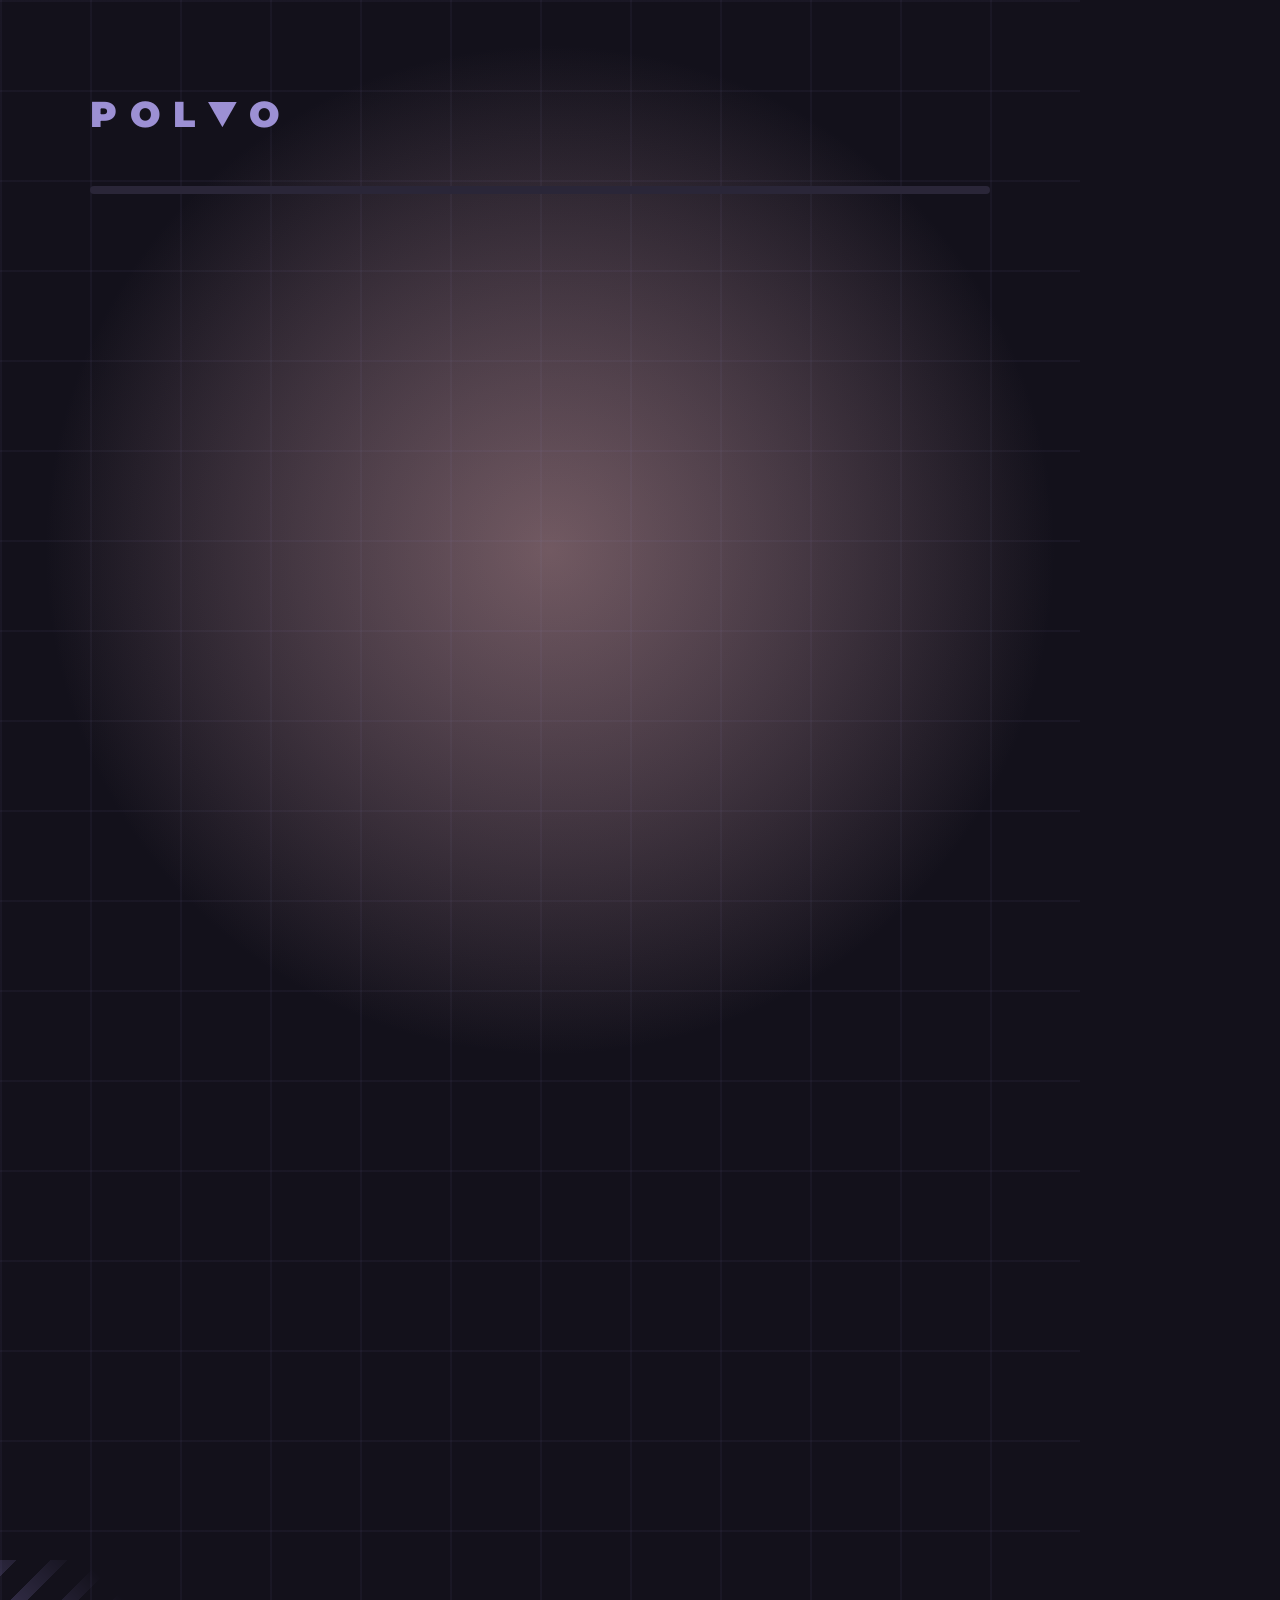
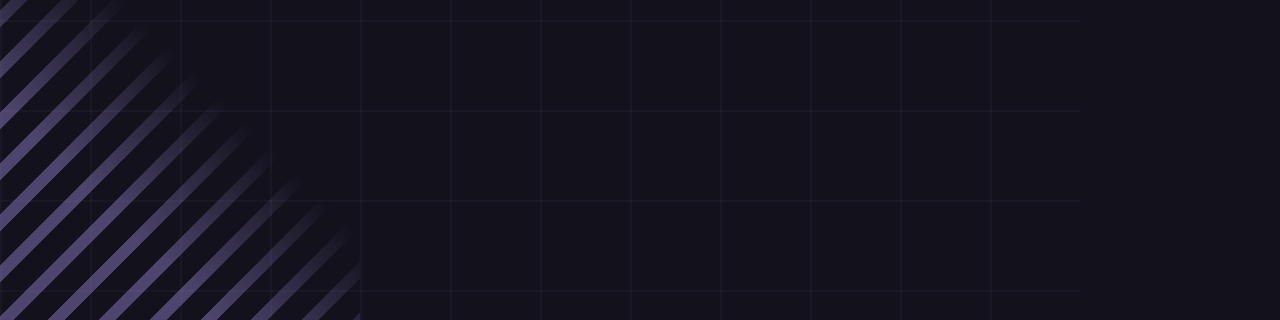
<file: conteudo/2026-11-15/src/motion.html>
<!doctype html>
<html lang="pt-BR"><head><meta charset="utf-8">
<link rel="stylesheet" href="fonts.css">
<style>
:root{--tinta:#13111B;--lav:#9C90D4;--lavd:#7D70B0;--lar:#F2A13A;--papel:#F9F8FB;--nevoa:#C4C0CE;--cinza:#A9A6B5;--sup:#2A2638;--borda:#3A3649}
*{box-sizing:border-box;margin:0;padding:0}
html,body{width:1080px;height:1920px;overflow:hidden;background:var(--tinta)}
body{font-family:Montserrat,sans-serif;color:var(--papel);-webkit-font-smoothing:antialiased}
#v{position:relative;width:1080px;height:1920px;overflow:hidden;background:var(--tinta)}
.glow{position:absolute;width:1100px;height:1100px;border-radius:50%}
#g1{background:radial-gradient(circle,rgba(125,112,176,.55),transparent 65%)}
#g2{background:radial-gradient(circle,rgba(242,161,58,.22),transparent 65%)}
.grid{position:absolute;inset:0;background-image:linear-gradient(rgba(156,144,212,.05) 2px,transparent 2px),linear-gradient(90deg,rgba(156,144,212,.05) 2px,transparent 2px);background-size:90px 90px}
.stripes{position:absolute;left:0;bottom:0;width:360px;height:360px;opacity:.55;background:repeating-linear-gradient(135deg,var(--lavd) 0 12px,transparent 12px 36px);-webkit-mask:linear-gradient(45deg,#000 30%,transparent 62%)}
.logo{position:absolute;left:90px;top:96px;font-weight:900;font-size:36px;letter-spacing:.35em;color:var(--lav);display:flex;align-items:baseline;line-height:1;z-index:10}
.logo svg{height:.7em;width:.8em;margin-right:.35em;fill:currentColor}
.track{position:absolute;left:90px;top:186px;width:900px;height:8px;border-radius:8px;background:var(--sup);z-index:10}
#bar{position:absolute;left:0;top:0;height:8px;border-radius:8px;background:var(--lar)}
.scene{position:absolute;left:90px;right:90px;top:260px;height:1300px;display:none;flex-direction:column;justify-content:center;z-index:5}
.a{will-change:transform,opacity}
.label{font-weight:800;font-size:30px;letter-spacing:.22em;color:var(--lar);margin-bottom:30px}
.t{font-weight:900;font-size:100px;line-height:1.05;letter-spacing:-.02em}
.t.m{font-size:86px}
.s{font-weight:800;font-size:44px;line-height:1.2;color:var(--nevoa);margin-top:36px}
.card{border-radius:30px;border:3px solid rgba(156,144,212,.55);background:rgba(125,112,176,.16);padding:30px 38px;display:flex;align-items:center;gap:28px;font-weight:800;font-size:42px;line-height:1.15}
.card.hi{border-color:var(--lar);background:rgba(242,161,58,.12)}
.chk{flex:0 0 68px;height:68px;border-radius:50%;background:var(--lav);display:flex;align-items:center;justify-content:center}
.num{font-weight:900;color:var(--lar);line-height:.9;letter-spacing:-.03em}
.cmp{display:grid;grid-template-columns:1fr 1fr;gap:24px;margin-top:50px}
.cc{border-radius:30px;padding:40px 30px;min-height:380px;display:flex;flex-direction:column;gap:18px}
.cc .h{font-weight:900;font-size:40px;letter-spacing:.04em}
.cc .x{font-weight:800;font-size:40px;line-height:1.15}
.pill{display:inline-block;border-radius:60px;border:3px solid var(--lav);background:rgba(156,144,212,.2);padding:20px 40px;font-weight:800;font-size:36px;letter-spacing:.06em}
#sweep{position:absolute;top:0;height:1920px;width:300px;background:var(--lav);z-index:20;transform:skewX(-12deg);display:none}
.pt{position:absolute;width:16px;height:16px;border-radius:50%;z-index:6;display:none}
</style></head>
<body><div id="v">
<div class="glow" id="g1"></div><div class="glow" id="g2"></div><div class="grid"></div><div class="stripes"></div>
<div class="logo">POL<svg viewBox="0 0 100 88"><path d="M0 0H100L50 88Z"/></svg>O</div>
<div class="track"><div id="bar"></div></div>
<div id="scenes"></div><div id="sweep"></div><div id="parts"></div>
</div>
<script src="content.js"></script>
<script>
const q=new URLSearchParams(location.search);const T=THEMES.find(x=>x.id==q.get('t'));
const NARR=(q.get('narr')||'').split(',').filter(Boolean).map(Number); // duração de cada fala gravada (s)
const VO=0.3; // a fala começa 0,3 s depois da cena
const CHK='<svg width="36" height="36" viewBox="0 0 24 24"><path d="M5 12.5l4.5 4.5L19 7.5" stroke="#13111B" stroke-width="3.4" fill="none" stroke-linecap="round" stroke-linejoin="round"/></svg>';
const clamp=(x,a=0,b=1)=>Math.max(a,Math.min(b,x));
const outBack=x=>{const c1=1.4,c3=c1+1;return 1+c3*Math.pow(x-1,3)+c1*Math.pow(x-1,2)};
const outCubic=x=>1-Math.pow(1-x,3);const inCubic=x=>x*x*x;
const words=s=>(s||'').split(/\s+/).filter(Boolean).length;
const EX=0.45; // exit duration
const scenes=[];const events=[];
let T0=0.3;
const root=document.getElementById('scenes');
T.motion.forEach((m,i)=>{
  const el=document.createElement('div');el.className='scene';root.appendChild(el);
  const an=[];// {el,start,kind,dur}
  const add=(html,start,kind='up',ev='pop',extra={})=>{const d=document.createElement('div');d.innerHTML=html;const n=d.firstElementChild;n.classList.add('a');return {n,start,kind,ev,...extra}};
  let D, parts=[];
  if(m.type==='count'){
    const big=m.dec===0?400:300;
    const a1=add(`<div class="label">${T.alerta.toUpperCase()} · HOJE</div>`,0.1,'up');
    const pre=m.pre?add(`<div style="font-weight:900;font-size:90px;color:var(--lav)">${m.pre.trim()}</div>`,0.25,'up'):null;
    const num=add(`<div class="num" style="font-size:${big}px">0</div>`,0.3,'scale','ticks',{count:m});
    const suf=m.suf?add(`<div style="font-weight:900;font-size:90px;color:var(--lar)">MILHÕES</div>`,1.9,'up'):null;
    const cap=add(`<div class="s" style="color:var(--papel);font-size:52px;font-weight:900;line-height:1.1">${m.caption}</div>`,2.3,'up');
    parts=[a1,pre,num,suf,cap].filter(Boolean);
    D=2.3+0.5+(m.hold||2.5)+words(m.caption)*0.15;
  } else if(m.type==='big'){
    const tt=add(`<div class="t ${m.title.length>30?'m':''}">${m.title}</div>`,0.15,'up');
    parts=[tt];let end=0.7;
    if(m.sub){parts.push(add(`<div class="s">${m.sub}</div>`,0.8,'up'));end=1.3;}
    D=end+2.4+ (words(m.title)+words(m.sub))*0.16;
  } else if(m.type==='list'){
    parts=[add(`<div class="label" style="font-size:34px">${m.title}</div>`,0.15,'up')];
    const box=[];m.items.forEach((it,k)=>parts.push(add(`<div class="card" style="margin-bottom:24px"><div class="chk">${CHK}</div><div>${it}</div></div>`,0.7+k*0.85,'right','chime',{k})));
    D=Math.min(0.7+m.items.length*0.85+3.2, 0.7+m.items.length*0.85+8);
  } else if(m.type==='compare'){
    parts=[add(`<div class="t m">${m.title}</div>`,0.15,'up')];
    const cmp=document.createElement('div');cmp.className='cmp';
    const L=add(`<div class="cc" style="border:3px solid var(--borda);background:var(--sup)"><div class="h" style="color:var(--nevoa)">${m.left[0]}</div><div class="x" style="color:var(--nevoa)">${m.left[1]}</div><div class="x" style="color:var(--nevoa)">${m.left[2]}</div></div>`,0.8,'right');
    const R=add(`<div class="cc" style="border:3px solid var(--lar);background:rgba(242,161,58,.12)"><div class="h" style="color:var(--lar)">${m.right[0]}</div><div class="x">${m.right[1]}</div><div class="x">${m.right[2]}</div></div>`,1.6,'right');
    const V=add(`<div class="s" style="color:var(--lav);font-weight:900;font-size:56px;line-height:1.1;margin-top:50px">${m.verdict}</div>`,2.6,'up');
    parts.push({wrap:cmp,children:[L,R]},V);
    D=2.6+0.5+3.2;
  } else if(m.type==='cta'){
    parts=[add(`<div class="t m" style="color:var(--lav)">${m.question}</div>`,0.15,'up'),
      add(`<div class="card hi" style="margin-top:60px;font-size:48px">SALVA PRA SUA PRÓXIMA VAGA.</div>`,1.3,'up'),
      add(`<div style="margin-top:50px"><span class="pill">POLVO RH</span></div>`,2.0,'up','chime',{k:2}),
      add(`<div style="margin-top:40px;font-weight:800;font-size:34px;color:var(--cinza);letter-spacing:.04em">BRUNO MAGALHÃES · POLVO RH</div>`,2.5,'up')];
    D=2.5+0.5+4.2;
  }
  parts.forEach(p=>{ if(p.wrap){el.appendChild(p.wrap);p.children.forEach(c=>{p.wrap.appendChild(c.n);an.push(c)})} else {el.appendChild(p.n);an.push(p)} });
  const last=i===T.motion.length-1;
  if(NARR[i]) D=Math.max(D, VO+NARR[i]+(last?2.2:0.9));
  const sc={el,an,start:T0,D:D+(last?0:EX),last};
  scenes.push(sc);
  an.forEach(a=>{ if(a.ev==='ticks') events.push({t:T0+a.start,type:'ticks',dur:1.6}); else events.push({t:T0+a.start,type:a.ev,k:a.k||0}); });
  if(!last) events.push({t:T0+sc.D-EX,type:'whoosh'});
  T0+=sc.D;
});
const TOTAL=T0+0.4;
// particles
const pr=document.getElementById('parts');const PN=14;const pts=[];
let seed=7;const rnd=()=>{seed=(seed*16807)%2147483647;return seed/2147483647};
for(let i=0;i<PN;i++){const d=document.createElement('div');d.className='pt';d.style.background=i%3?'#9C90D4':'#F2A13A';pr.appendChild(d);pts.push({d,a:rnd()*Math.PI*2,r:180+rnd()*320,s:.5+rnd()*.8})}
function fmt(v,dec){return v.toFixed(dec).replace('.',',')}
window.render=function(t){
  // bg drift
  const g1=document.getElementById('g1'),g2=document.getElementById('g2');
  g1.style.transform=`translate(${-300+Math.sin(t*.35)*80}px,${-320+Math.cos(t*.27)*90}px)`;
  g2.style.transform=`translate(${380+Math.cos(t*.3)*90}px,${1150+Math.sin(t*.22)*100}px)`;
  document.getElementById('bar').style.width=(900*clamp(t/TOTAL))+'px';
  const sw=document.getElementById('sweep');sw.style.display='none';
  pts.forEach(p=>p.d.style.display='none');
  scenes.forEach((sc,i)=>{
    const lt=t-sc.start;
    if(lt<0||lt>sc.D){sc.el.style.display='none';return}
    sc.el.style.display='flex';
    let ex=0;
    if(!sc.last&&lt>sc.D-EX){const p=(lt-(sc.D-EX))/EX;ex=-inCubic(p)*1250;sw.style.display='block';sw.style.left=(1180-p*1700)+'px';}
    sc.el.style.transform=`translateX(${ex}px)`;
    sc.an.forEach(a=>{
      const p=clamp((lt-a.start)/0.45);
      const e=outBack(p);
      if(a.kind==='up'){a.n.style.opacity=clamp(p*1.6);a.n.style.transform=`translateY(${(1-e)*80}px)`}
      else if(a.kind==='right'){a.n.style.opacity=clamp(p*1.6);a.n.style.transform=`translateX(${(1-outCubic(p))*700}px)`}
      else if(a.kind==='scale'){a.n.style.opacity=clamp(p*2);
        const cp=clamp((lt-a.start)/1.6);const v=a.count.value*outCubic(cp);a.n.textContent=fmt(v,a.count.dec);
        const pulse=lt-a.start>1.6?1+0.07*Math.sin(clamp((lt-a.start-1.6)/0.35)*Math.PI):1;
        a.n.style.transform=`scale(${(0.6+0.4*outBack(p))*pulse})`;a.n.style.transformOrigin='left center';}
    });
    // particles burst at scene start
    if(lt<0.9){const pp=lt/0.9;pts.forEach(p=>{p.d.style.display='block';const r=p.r*outCubic(pp)*p.s+40;p.d.style.left=(540+Math.cos(p.a)*r)+'px';p.d.style.top=(900+Math.sin(p.a)*r*0.8)+'px';p.d.style.opacity=(1-pp)*.9;p.d.style.transform=`scale(${1-pp*.6})`;})}
  });
};
window.meta={total:TOTAL,events,voice:NARR.length?scenes.map(s=>s.start+VO):[]};
document.fonts.ready.then(()=>{render(0);window.__ready=true});
</script></body></html>
</file>
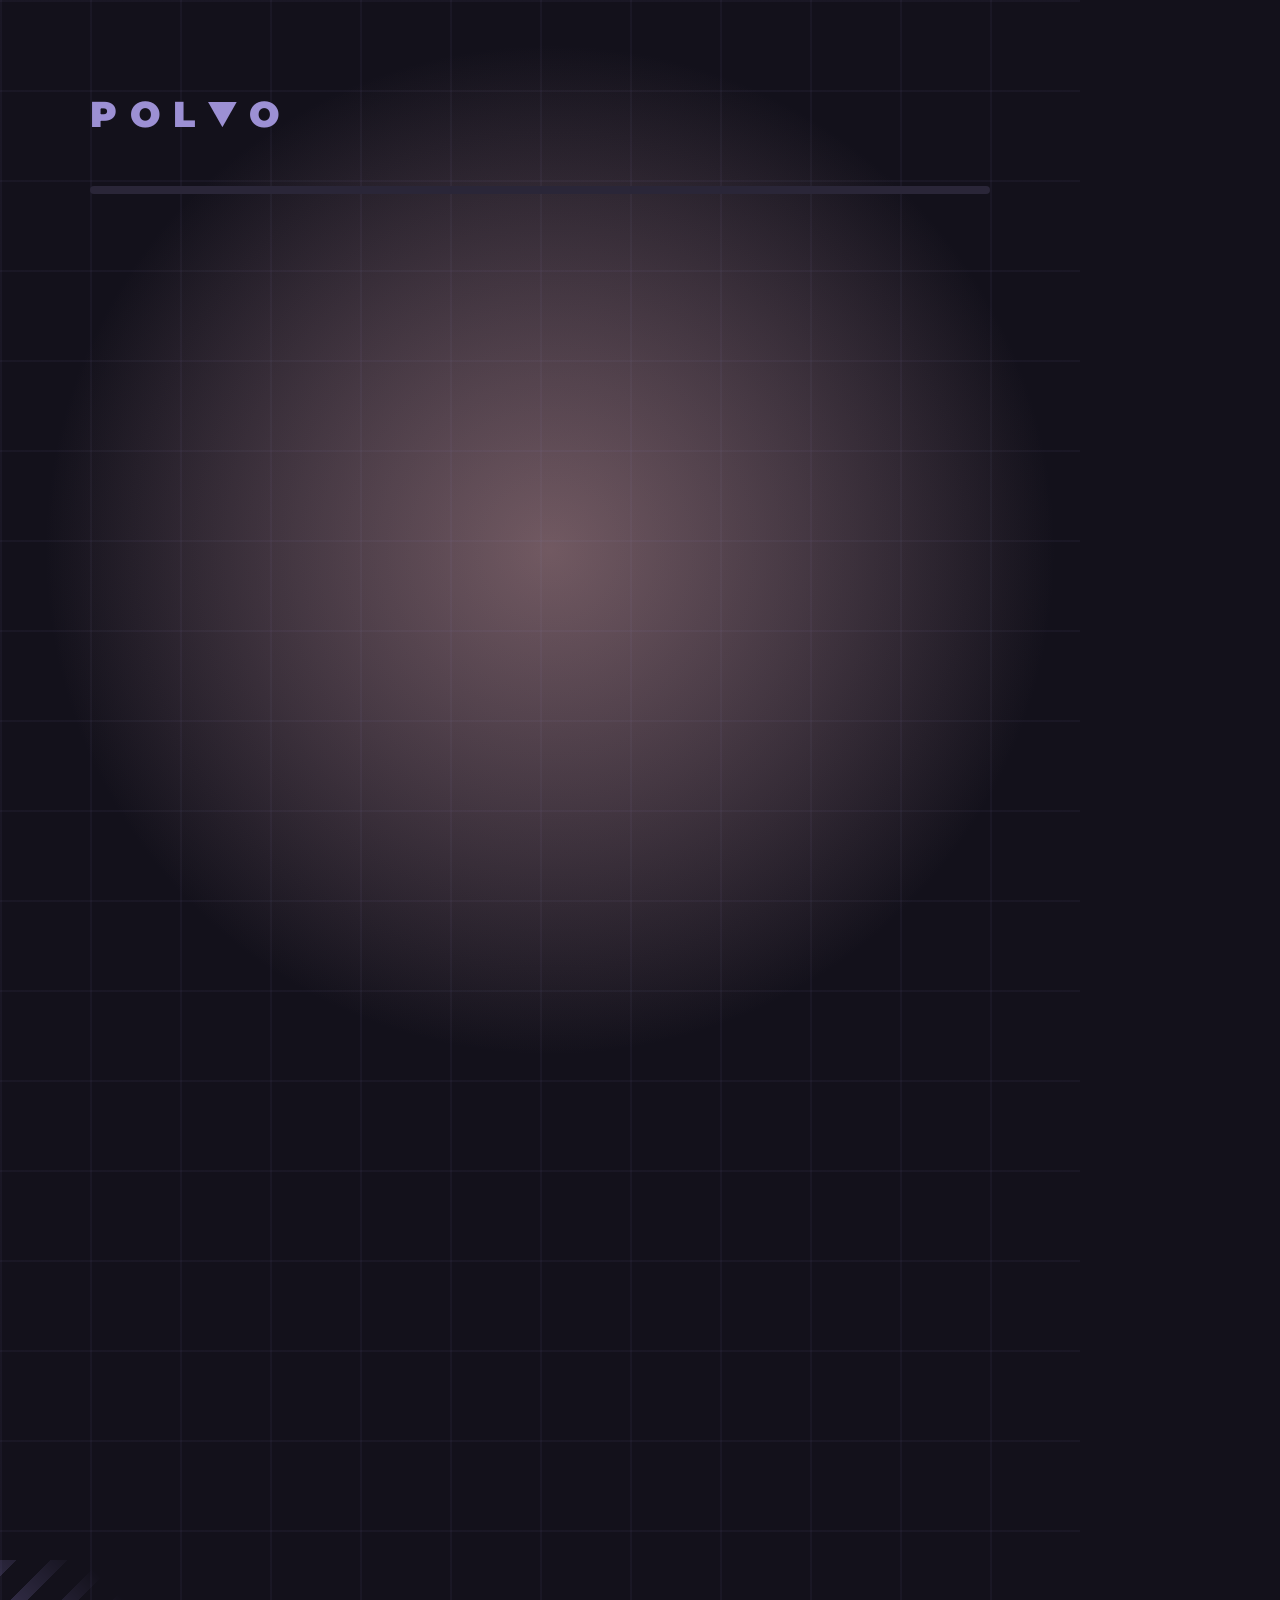
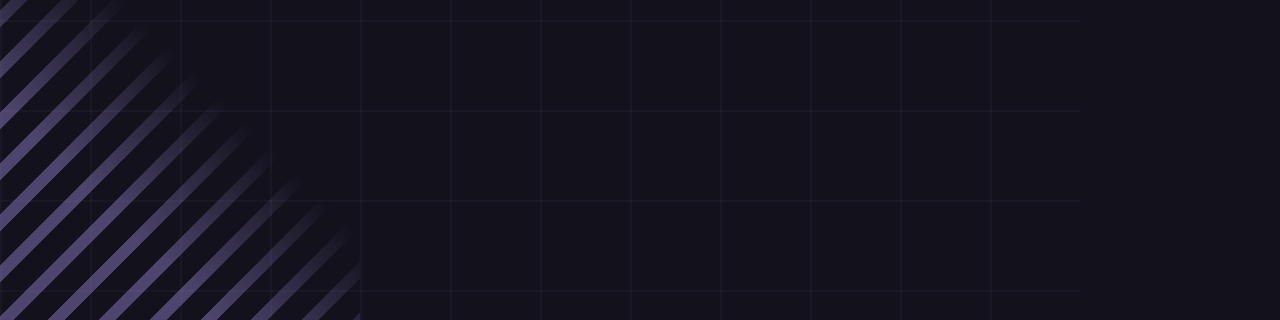
<file: conteudo/2026-11-16/src/motion.html>
<!doctype html>
<html lang="pt-BR"><head><meta charset="utf-8">
<link rel="stylesheet" href="fonts.css">
<style>
:root{--tinta:#13111B;--lav:#9C90D4;--lavd:#7D70B0;--lar:#F2A13A;--papel:#F9F8FB;--nevoa:#C4C0CE;--cinza:#A9A6B5;--sup:#2A2638;--borda:#3A3649}
*{box-sizing:border-box;margin:0;padding:0}
html,body{width:1080px;height:1920px;overflow:hidden;background:var(--tinta)}
body{font-family:Montserrat,sans-serif;color:var(--papel);-webkit-font-smoothing:antialiased}
#v{position:relative;width:1080px;height:1920px;overflow:hidden;background:var(--tinta)}
.glow{position:absolute;width:1100px;height:1100px;border-radius:50%}
#g1{background:radial-gradient(circle,rgba(125,112,176,.55),transparent 65%)}
#g2{background:radial-gradient(circle,rgba(242,161,58,.22),transparent 65%)}
.grid{position:absolute;inset:0;background-image:linear-gradient(rgba(156,144,212,.05) 2px,transparent 2px),linear-gradient(90deg,rgba(156,144,212,.05) 2px,transparent 2px);background-size:90px 90px}
.stripes{position:absolute;left:0;bottom:0;width:360px;height:360px;opacity:.55;background:repeating-linear-gradient(135deg,var(--lavd) 0 12px,transparent 12px 36px);-webkit-mask:linear-gradient(45deg,#000 30%,transparent 62%)}
.logo{position:absolute;left:90px;top:96px;font-weight:900;font-size:36px;letter-spacing:.35em;color:var(--lav);display:flex;align-items:baseline;line-height:1;z-index:10}
.logo svg{height:.7em;width:.8em;margin-right:.35em;fill:currentColor}
.track{position:absolute;left:90px;top:186px;width:900px;height:8px;border-radius:8px;background:var(--sup);z-index:10}
#bar{position:absolute;left:0;top:0;height:8px;border-radius:8px;background:var(--lar)}
.scene{position:absolute;left:90px;right:90px;top:260px;height:1300px;display:none;flex-direction:column;justify-content:center;z-index:5}
.a{will-change:transform,opacity}
.label{font-weight:800;font-size:30px;letter-spacing:.22em;color:var(--lar);margin-bottom:30px}
.t{font-weight:900;font-size:100px;line-height:1.05;letter-spacing:-.02em}
.t.m{font-size:86px}
.s{font-weight:800;font-size:44px;line-height:1.2;color:var(--nevoa);margin-top:36px}
.card{border-radius:30px;border:3px solid rgba(156,144,212,.55);background:rgba(125,112,176,.16);padding:30px 38px;display:flex;align-items:center;gap:28px;font-weight:800;font-size:42px;line-height:1.15}
.card.hi{border-color:var(--lar);background:rgba(242,161,58,.12)}
.chk{flex:0 0 68px;height:68px;border-radius:50%;background:var(--lav);display:flex;align-items:center;justify-content:center}
.num{font-weight:900;color:var(--lar);line-height:.9;letter-spacing:-.03em}
.cmp{display:grid;grid-template-columns:1fr 1fr;gap:24px;margin-top:50px}
.cc{border-radius:30px;padding:40px 30px;min-height:380px;display:flex;flex-direction:column;gap:18px}
.cc .h{font-weight:900;font-size:40px;letter-spacing:.04em}
.cc .x{font-weight:800;font-size:40px;line-height:1.15}
.pill{display:inline-block;border-radius:60px;border:3px solid var(--lav);background:rgba(156,144,212,.2);padding:20px 40px;font-weight:800;font-size:36px;letter-spacing:.06em}
#sweep{position:absolute;top:0;height:1920px;width:300px;background:var(--lav);z-index:20;transform:skewX(-12deg);display:none}
.pt{position:absolute;width:16px;height:16px;border-radius:50%;z-index:6;display:none}
#stage{position:absolute;inset:0;z-index:4;display:none}
.chr{position:absolute;top:880px;width:200px;height:380px}
.tbl{position:absolute;left:30px;right:30px;top:1215px;height:330px;border-radius:30px 30px 0 0;background:linear-gradient(#2A2638,rgba(42,38,56,.0));border-top:14px solid #3A3649}
.tag{position:absolute;top:1255px;width:220px;text-align:center;font-weight:800;font-size:30px;letter-spacing:.08em;color:#A9A6B5}
.tag.lead{color:#F2A13A}
.bub{position:absolute;width:max-content;max-width:520px;border-radius:30px;padding:26px 32px;font-weight:800;font-size:42px;line-height:1.15;background:#F9F8FB;color:#13111B;z-index:8;transform-origin:50% 100%}
.bub.lead{background:#9C90D4}
.bub:after{content:"";position:absolute;bottom:-22px;left:var(--tx,50%);margin-left:-18px;border:18px solid transparent;border-top:22px solid #F9F8FB;border-bottom:0}
.bub.lead:after{border-top-color:#9C90D4}
.spot{position:absolute;top:780px;width:420px;height:600px;border-radius:50%;background:radial-gradient(ellipse at 50% 55%,rgba(242,161,58,.7),rgba(242,161,58,.25) 40%,transparent 70%)}
.note{position:absolute;left:90px;top:1520px;font-weight:800;font-size:30px;letter-spacing:.06em;color:#A9A6B5}
.conf{position:absolute;width:18px;height:28px;border-radius:4px;display:none;z-index:9}
.story-t{font-weight:900;font-size:72px;line-height:1.05;letter-spacing:-.02em}
</style></head>
<body><div id="v">
<div class="glow" id="g1"></div><div class="glow" id="g2"></div><div class="grid"></div><div class="stripes"></div>
<div class="logo">POL<svg viewBox="0 0 100 88"><path d="M0 0H100L50 88Z"/></svg>O</div>
<div class="track"><div id="bar"></div></div>
<div id="stage"></div><div id="scenes"></div><div id="sweep"></div><div id="parts"></div>
</div>
<script src="content.js"></script>
<script>
const q=new URLSearchParams(location.search);const T=THEMES.find(x=>x.id==q.get('t'));
const NARR=(q.get('narr')||'').split(',').filter(Boolean).map(Number); // duração de cada fala gravada (s)
const VO=0.3; // a fala começa 0,3 s depois da cena
const CHK='<svg width="36" height="36" viewBox="0 0 24 24"><path d="M5 12.5l4.5 4.5L19 7.5" stroke="#13111B" stroke-width="3.4" fill="none" stroke-linecap="round" stroke-linejoin="round"/></svg>';
const clamp=(x,a=0,b=1)=>Math.max(a,Math.min(b,x));
const outBack=x=>{const c1=1.4,c3=c1+1;return 1+c3*Math.pow(x-1,3)+c1*Math.pow(x-1,2)};
const outCubic=x=>1-Math.pow(1-x,3);const inCubic=x=>x*x*x;
const words=s=>(s||'').split(/\s+/).filter(Boolean).length;
const EX=0.45; // exit duration
const scenes=[];const events=[];const STORY=[];
let T0=0.3;
const root=document.getElementById('scenes');
T.motion.forEach((m,i)=>{
  const el=document.createElement('div');el.className='scene';root.appendChild(el);
  const an=[];// {el,start,kind,dur}
  const add=(html,start,kind='up',ev='pop',extra={})=>{const d=document.createElement('div');d.innerHTML=html;const n=d.firstElementChild;n.classList.add('a');return {n,start,kind,ev,...extra}};
  let D, parts=[];
  if(m.type==='count'){
    const big=m.dec===0?400:300;
    const a1=add(`<div class="label">${T.alerta.toUpperCase()} · HOJE</div>`,0.1,'up');
    const pre=m.pre?add(`<div style="font-weight:900;font-size:90px;color:var(--lav)">${m.pre.trim()}</div>`,0.25,'up'):null;
    const num=add(`<div class="num" style="font-size:${big}px">0</div>`,0.3,'scale','ticks',{count:m});
    const suf=m.suf?add(`<div style="font-weight:900;font-size:90px;color:var(--lar)">MILHÕES</div>`,1.9,'up'):null;
    const cap=add(`<div class="s" style="color:var(--papel);font-size:52px;font-weight:900;line-height:1.1">${m.caption}</div>`,2.3,'up');
    parts=[a1,pre,num,suf,cap].filter(Boolean);
    D=2.3+0.5+(m.hold||2.5)+words(m.caption)*0.15;
  } else if(m.type==='big'){
    const tt=add(`<div class="t ${m.title.length>30?'m':''}">${m.title}</div>`,0.15,'up');
    parts=[tt];let end=0.7;
    if(m.sub){parts.push(add(`<div class="s">${m.sub}</div>`,0.8,'up'));end=1.3;}
    D=end+2.4+ (words(m.title)+words(m.sub))*0.16;
  } else if(m.type==='list'){
    parts=[add(`<div class="label" style="font-size:34px">${m.title}</div>`,0.15,'up')];
    const box=[];m.items.forEach((it,k)=>parts.push(add(`<div class="card" style="margin-bottom:24px"><div class="chk">${CHK}</div><div>${it}</div></div>`,0.7+k*0.85,'right','chime',{k})));
    D=Math.min(0.7+m.items.length*0.85+3.2, 0.7+m.items.length*0.85+8);
  } else if(m.type==='compare'){
    parts=[add(`<div class="t m">${m.title}</div>`,0.15,'up')];
    const cmp=document.createElement('div');cmp.className='cmp';
    const L=add(`<div class="cc" style="border:3px solid var(--borda);background:var(--sup)"><div class="h" style="color:var(--nevoa)">${m.left[0]}</div><div class="x" style="color:var(--nevoa)">${m.left[1]}</div><div class="x" style="color:var(--nevoa)">${m.left[2]}</div></div>`,0.8,'right');
    const R=add(`<div class="cc" style="border:3px solid var(--lar);background:rgba(242,161,58,.12)"><div class="h" style="color:var(--lar)">${m.right[0]}</div><div class="x">${m.right[1]}</div><div class="x">${m.right[2]}</div></div>`,1.6,'right');
    const V=add(`<div class="s" style="color:var(--lav);font-weight:900;font-size:56px;line-height:1.1;margin-top:50px">${m.verdict}</div>`,2.6,'up');
    parts.push({wrap:cmp,children:[L,R]},V);
    D=2.6+0.5+3.2;
  } else if(m.type==='story'){
    el.style.justifyContent='flex-start';el.style.paddingTop='20px';
    parts=[add(`<div class="label">${m.label}</div>`,0.1,'up'),add(`<div class="story-t">${m.caption}</div>`,0.25,'up')];
    D=m.len;
    m.beats.forEach(b=>{STORY.push({...b,at:T0+b.t});
      if(b.say) events.push({t:T0+b.t,type:'pop',k:0});
      if(b.act==='spot') events.push({t:T0+b.t,type:'chime',k:2});
      if(b.act==='hand') events.push({t:T0+b.t,type:'pop',k:0});
      if(b.act==='cheer'){[0,1,2].forEach(k=>events.push({t:T0+b.t+k*0.25,type:'chime',k}))}
    });
  } else if(m.type==='cta'){
    parts=[add(`<div class="t m" style="color:var(--lav)">${m.question}</div>`,0.15,'up'),
      add(`<div class="card hi" style="margin-top:60px;font-size:48px">SALVA PRA SUA PRÓXIMA VAGA.</div>`,1.3,'up'),
      add(`<div style="margin-top:50px"><span class="pill">POLVO RH</span></div>`,2.0,'up','chime',{k:2}),
      add(`<div style="margin-top:40px;font-weight:800;font-size:34px;color:var(--cinza);letter-spacing:.04em">BRUNO MAGALHÃES · POLVO RH</div>`,2.5,'up')];
    D=2.5+0.5+4.2;
  }
  parts.forEach(p=>{ if(p.wrap){el.appendChild(p.wrap);p.children.forEach(c=>{p.wrap.appendChild(c.n);an.push(c)})} else {el.appendChild(p.n);an.push(p)} });
  const last=i===T.motion.length-1;
  if(NARR[i]) D=Math.max(D, VO+NARR[i]+(last?2.2:0.9));
  const sc={el,an,start:T0,D:D+(last?0:EX),last};
  sc.story=m.type==='story';scenes.push(sc);
  an.forEach(a=>{ if(a.ev==='ticks') events.push({t:T0+a.start,type:'ticks',dur:1.6}); else events.push({t:T0+a.start,type:a.ev,k:a.k||0}); });
  if(!last) events.push({t:T0+sc.D-EX,type:'whoosh'});
  T0+=sc.D;
});
const TOTAL=T0+0.4;
// ───── palco com personagens
const ST=document.getElementById('stage');const CH={};
function charSVG(c){
  const hairBack={afro:`<circle cx="100" cy="112" r="84" fill="${c.hairC}"/><circle cx="100" cy="40" r="34" fill="${c.hairC}"/>`,
    curly:[[50,120],[70,82],[100,70],[130,82],[150,120],[42,160],[158,160]].map(([x,y])=>`<circle cx="${x}" cy="${y}" r="34" fill="${c.hairC}"/>`).join(''),
    hijab:`<ellipse cx="100" cy="150" rx="78" ry="86" fill="${c.hairC}"/><path d="M28 170 Q30 250 100 262 Q170 250 172 170 Z" fill="${c.hairC}"/>`,
    short:'',gray:''}[c.hair];
  const hairFront={short:`<path d="M42 140 Q40 78 100 76 Q162 78 158 140 Q150 104 100 104 Q52 104 42 140Z" fill="${c.hairC}"/>`,
    gray:`<path d="M44 150 Q38 84 100 80 Q162 84 156 150 Q148 112 120 112 Q100 96 80 112 Q52 112 44 150Z" fill="${c.hairC}"/>`,
    hijab:'',afro:'',curly:`<circle cx="70" cy="96" r="22" fill="${c.hairC}"/><circle cx="128" cy="96" r="22" fill="${c.hairC}"/>`}[c.hair];
  const face=c.hair==='hijab'?`<ellipse cx="100" cy="152" rx="46" ry="54" fill="${c.skin}"/>`:`<ellipse cx="100" cy="150" rx="56" ry="62" fill="${c.skin}"/>`;
  return `<svg width="200" height="380" viewBox="0 0 200 380" style="overflow:visible">
   
   <path d="M20 380 Q20 248 100 240 Q180 248 180 380Z" fill="${c.top}"/>
   ${c.lead?'<path d="M100 244 L78 300 L100 290 L122 300Z" fill="#13111B" opacity=".25"/>':''}
   <rect x="86" y="196" width="28" height="50" rx="10" fill="${c.skin}"/>
   ${hairBack}${face}${hairFront}
   <g class="eyes" style="transform-origin:100px 150px"><ellipse cx="80" cy="150" rx="6.5" ry="8" fill="#13111B"/><ellipse cx="120" cy="150" rx="6.5" ry="8" fill="#13111B"/></g>
   ${c.glasses?'<g fill="none" stroke="#13111B" stroke-width="4"><circle cx="80" cy="150" r="17"/><circle cx="120" cy="150" r="17"/><path d="M97 150h6"/></g>':''}
   <g class="arm" style="transform-origin:185px 270px;opacity:0"><rect x="170" y="90" width="34" height="185" rx="17" fill="${c.top}"/><circle cx="187" cy="80" r="23" fill="${c.skin}"/></g>
   <ellipse class="mouth" cx="100" cy="182" rx="14" ry="3" fill="#13111B"/>
   <path d="M86 176 Q100 186 114 176" class="smile" fill="none" stroke="#13111B" stroke-width="4" stroke-linecap="round"/>
  </svg>`;
}
ST.innerHTML='<div class="tbl"></div><div class="note">ILUSTRAÇÃO CONCEITUAL · PERSONAGENS FICTÍCIOS</div>';
Object.entries(CAST).forEach(([id,c],i)=>{
  const sp=document.createElement('div');sp.className='spot';sp.style.left=(c.x-210)+'px';sp.style.opacity=0;ST.appendChild(sp);
  const d=document.createElement('div');d.className='chr';d.style.left=(c.x-100)+'px';d.innerHTML=charSVG(c);ST.insertBefore(d,ST.firstChild.nextSibling);
  const tg=document.createElement('div');tg.className='tag'+(c.lead?' lead':'');tg.style.left=(c.x-110)+'px';tg.textContent=c.nome;ST.appendChild(tg);
  let wh=null;if(c.wheel){wh=document.createElement('div');wh.style.cssText=`position:absolute;left:${c.x-150}px;top:1290px;z-index:5`;
    wh.innerHTML='<svg width="170" height="170" viewBox="0 0 170 170"><circle cx="85" cy="85" r="70" fill="none" stroke="#9C90D4" stroke-width="12"/><circle cx="85" cy="85" r="12" fill="#9C90D4"/><g stroke="#9C90D4" stroke-width="5"><path d="M85 20v130M20 85h130M39 39l92 92M131 39l-92 92"/></g></svg>';ST.appendChild(wh);}
  CH[id]={c,d,sp,tg,wh,i,arm:d.querySelector('.arm'),eyes:d.querySelector('.eyes'),mouth:d.querySelector('.mouth'),smile:d.querySelector('.smile')};
});
// tabela vem depois dos personagens (cobre o corpo)
{const V=Object.values(CH);V.forEach(o=>ST.appendChild(o.sp));V.forEach(o=>ST.appendChild(o.d));ST.appendChild(ST.querySelector('.tbl'));
 V.forEach(o=>ST.appendChild(o.tg));V.forEach(o=>{if(o.wh)ST.appendChild(o.wh)});ST.appendChild(ST.querySelector('.note'));}
// balões
const BUBS=STORY.filter(b=>b.say).map(b=>{const e=document.createElement('div');e.className='bub'+(CAST[b.who].lead?' lead':'');e.textContent=b.say;ST.appendChild(e);return {b,e}});
document.fonts.ready.then(()=>{ST.style.display='block';BUBS.forEach(({b,e})=>{e.style.display='block';const w=e.offsetWidth,h=e.offsetHeight;const cx=CAST[b.who].x;let l=Math.max(60,Math.min(1020-w,cx-w/2));
  e.style.left=l+'px';e.style.top=(860-(b.lift||0)-h)+'px';e.style.setProperty('--tx',Math.max(40,Math.min(w-40,cx-l))+'px');});});
// confete
const CONF=[];for(let i=0;i<26;i++){const d=document.createElement('div');d.className='conf';d.style.background=['#F2A13A','#9C90D4','#F9F8FB'][i%3];ST.appendChild(d);CONF.push({d,x:80+rnd0(i)*920,v:0.8+rnd0(i+50)*0.6,r:rnd0(i+99)*360})}
function rnd0(i){const x=Math.sin(i*12.9898)*43758.5453;return x-Math.floor(x)}
const storyScenes=scenes.filter(s=>s.story);
const firstStory=storyScenes.length?storyScenes[0].start:0;
function stageRender(t){
  const cur=scenes.find(s=>t>=s.start&&t<=s.start+s.D);
  if(!cur||!cur.story){ST.style.display='none';return}
  ST.style.display='block';
  const ci=scenes.indexOf(cur);const nxt=scenes[ci+1];const lt=t-cur.start;
  let ex=0;if(nxt&&!nxt.story&&lt>cur.D-EX){ex=-inCubic((lt-(cur.D-EX))/EX)*1250}
  ST.style.transform=`translateX(${ex}px)`;
  const st=t-firstStory;
  Object.values(CH).forEach(o=>{
    // entrada: sobe de trás da mesa
    const pe=clamp((st-0.2-o.i*0.15)/0.5);let y=(1-outBack(pe))*260;
    let talking=STORY.some(b=>b.who===Object.keys(CH)[o.i]&&b.say&&t>=b.at&&t<=b.at+b.dur);
    const id=Object.keys(CH)[o.i];
    const bs=STORY.filter(b=>(b.who===id||b.who==='all')&&t>=b.at);
    let dim=false,spot=false,hand=0,cheer=0,wave=0;
    bs.forEach(b=>{if(b.act==='dim')dim=true;if(b.act==='undim')dim=false;if(b.act==='spot')spot=true;
      if(b.act==='hand'&&t<=b.at+b.dur)hand=Math.min(clamp((t-b.at)/0.3),clamp((b.at+b.dur-t)/0.3));
      if(b.act==='cheer'&&t<=b.at+b.dur)cheer=1;if(b.act==='wave'&&t<=b.at+1.2)wave=1;});
    if(talking)y+=-6*Math.abs(Math.sin(t*9));
    if(cheer)y+=-26*Math.abs(Math.sin(t*7+o.i));
    if(wave)y+=-18*Math.abs(Math.sin((t-o.i*0.12)*6));
    y+=Math.sin(t*1.6+o.i)*3;
    const sc=dim?0.95:1;
    o.d.style.transform=`translateY(${y}px) scale(${sc*1.12})`;o.d.style.transformOrigin='50% 100%';
    o.d.style.opacity=pe<=0?0:(dim?0.4:1);o.d.style.filter=dim?'saturate(.25)':'none';
    o.tg.style.opacity=clamp(pe*2)*(dim?.5:1);if(o.wh)o.wh.style.opacity=clamp(pe*2)*(dim?.5:1);
    const spb=STORY.find(b=>b.who===id&&b.act==='spot');o.sp.style.opacity=spot?clamp((t-spb.at)/0.5)*(0.85+0.15*Math.sin(t*3)):0;
    o.arm.style.opacity=hand;o.arm.style.transform=`rotate(${(1-hand)*60}deg)`;
    const bl=((t+o.i*0.7)%3.1)<0.12;o.eyes.style.transform=`scaleY(${bl?0.1:1})`;
    o.mouth.setAttribute('ry',talking?3+7*Math.abs(Math.sin(t*14+o.i)):0);o.smile.style.opacity=talking?0:1;
  });
  BUBS.forEach(({b,e})=>{const lt=t-b.at;if(lt<0||lt>b.dur+0.25){e.style.display='none';return}
    e.style.display='block';let s=outBack(clamp(lt/0.35));let o=1;
    if(lt>b.dur){const q=clamp((lt-b.dur)/0.25);s*=1-q*(b.cut?0.6:0.2);o=1-q}
    let sh=b.cut&&lt>b.dur-0.3?Math.sin(lt*80)*8:0;
    e.style.opacity=o;e.style.transform=`translateX(${sh}px) scale(${s})`;});
  const cb=STORY.find(b=>b.act==='cheer');
  CONF.forEach((c,i)=>{if(!cb||t<cb.at||t>cb.at+2.6){c.d.style.display='none';return}const q=t-cb.at;c.d.style.display='block';
    c.d.style.left=(c.x+Math.sin(q*3+i)*30)+'px';c.d.style.top=(560+q*c.v*420)+'px';c.d.style.transform=`rotate(${c.r+q*300}deg)`;c.d.style.opacity=clamp((2.6-q)/0.6);});
}

// particles
const pr=document.getElementById('parts');const PN=14;const pts=[];
let seed=7;const rnd=()=>{seed=(seed*16807)%2147483647;return seed/2147483647};
for(let i=0;i<PN;i++){const d=document.createElement('div');d.className='pt';d.style.background=i%3?'#9C90D4':'#F2A13A';pr.appendChild(d);pts.push({d,a:rnd()*Math.PI*2,r:180+rnd()*320,s:.5+rnd()*.8})}
function fmt(v,dec){return v.toFixed(dec).replace('.',',')}
window.render=function(t){
  // bg drift
  const g1=document.getElementById('g1'),g2=document.getElementById('g2');
  g1.style.transform=`translate(${-300+Math.sin(t*.35)*80}px,${-320+Math.cos(t*.27)*90}px)`;
  g2.style.transform=`translate(${380+Math.cos(t*.3)*90}px,${1150+Math.sin(t*.22)*100}px)`;
  document.getElementById('bar').style.width=(900*clamp(t/TOTAL))+'px';
  const sw=document.getElementById('sweep');sw.style.display='none';
  pts.forEach(p=>p.d.style.display='none');
  scenes.forEach((sc,i)=>{
    const lt=t-sc.start;
    if(lt<0||lt>sc.D){sc.el.style.display='none';return}
    sc.el.style.display='flex';
    let ex=0;
    if(!sc.last&&lt>sc.D-EX){const p=(lt-(sc.D-EX))/EX;ex=-inCubic(p)*1250;sw.style.display='block';sw.style.left=(1180-p*1700)+'px';}
    sc.el.style.transform=`translateX(${ex}px)`;
    sc.an.forEach(a=>{
      const p=clamp((lt-a.start)/0.45);
      const e=outBack(p);
      if(a.kind==='up'){a.n.style.opacity=clamp(p*1.6);a.n.style.transform=`translateY(${(1-e)*80}px)`}
      else if(a.kind==='right'){a.n.style.opacity=clamp(p*1.6);a.n.style.transform=`translateX(${(1-outCubic(p))*700}px)`}
      else if(a.kind==='scale'){a.n.style.opacity=clamp(p*2);
        const cp=clamp((lt-a.start)/1.6);const v=a.count.value*outCubic(cp);a.n.textContent=fmt(v,a.count.dec);
        const pulse=lt-a.start>1.6?1+0.07*Math.sin(clamp((lt-a.start-1.6)/0.35)*Math.PI):1;
        a.n.style.transform=`scale(${(0.6+0.4*outBack(p))*pulse})`;a.n.style.transformOrigin='left center';}
    });
    // particles burst at scene start
    if(lt<0.9&&!sc.story){const pp=lt/0.9;pts.forEach(p=>{p.d.style.display='block';const r=p.r*outCubic(pp)*p.s+40;p.d.style.left=(540+Math.cos(p.a)*r)+'px';p.d.style.top=(900+Math.sin(p.a)*r*0.8)+'px';p.d.style.opacity=(1-pp)*.9;p.d.style.transform=`scale(${1-pp*.6})`;})}
  });
  stageRender(t);
};
window.meta={total:TOTAL,events,voice:NARR.length?scenes.map(s=>s.start+VO):[]};
document.fonts.ready.then(()=>{render(0);window.__ready=true});
</script></body></html>
</file>
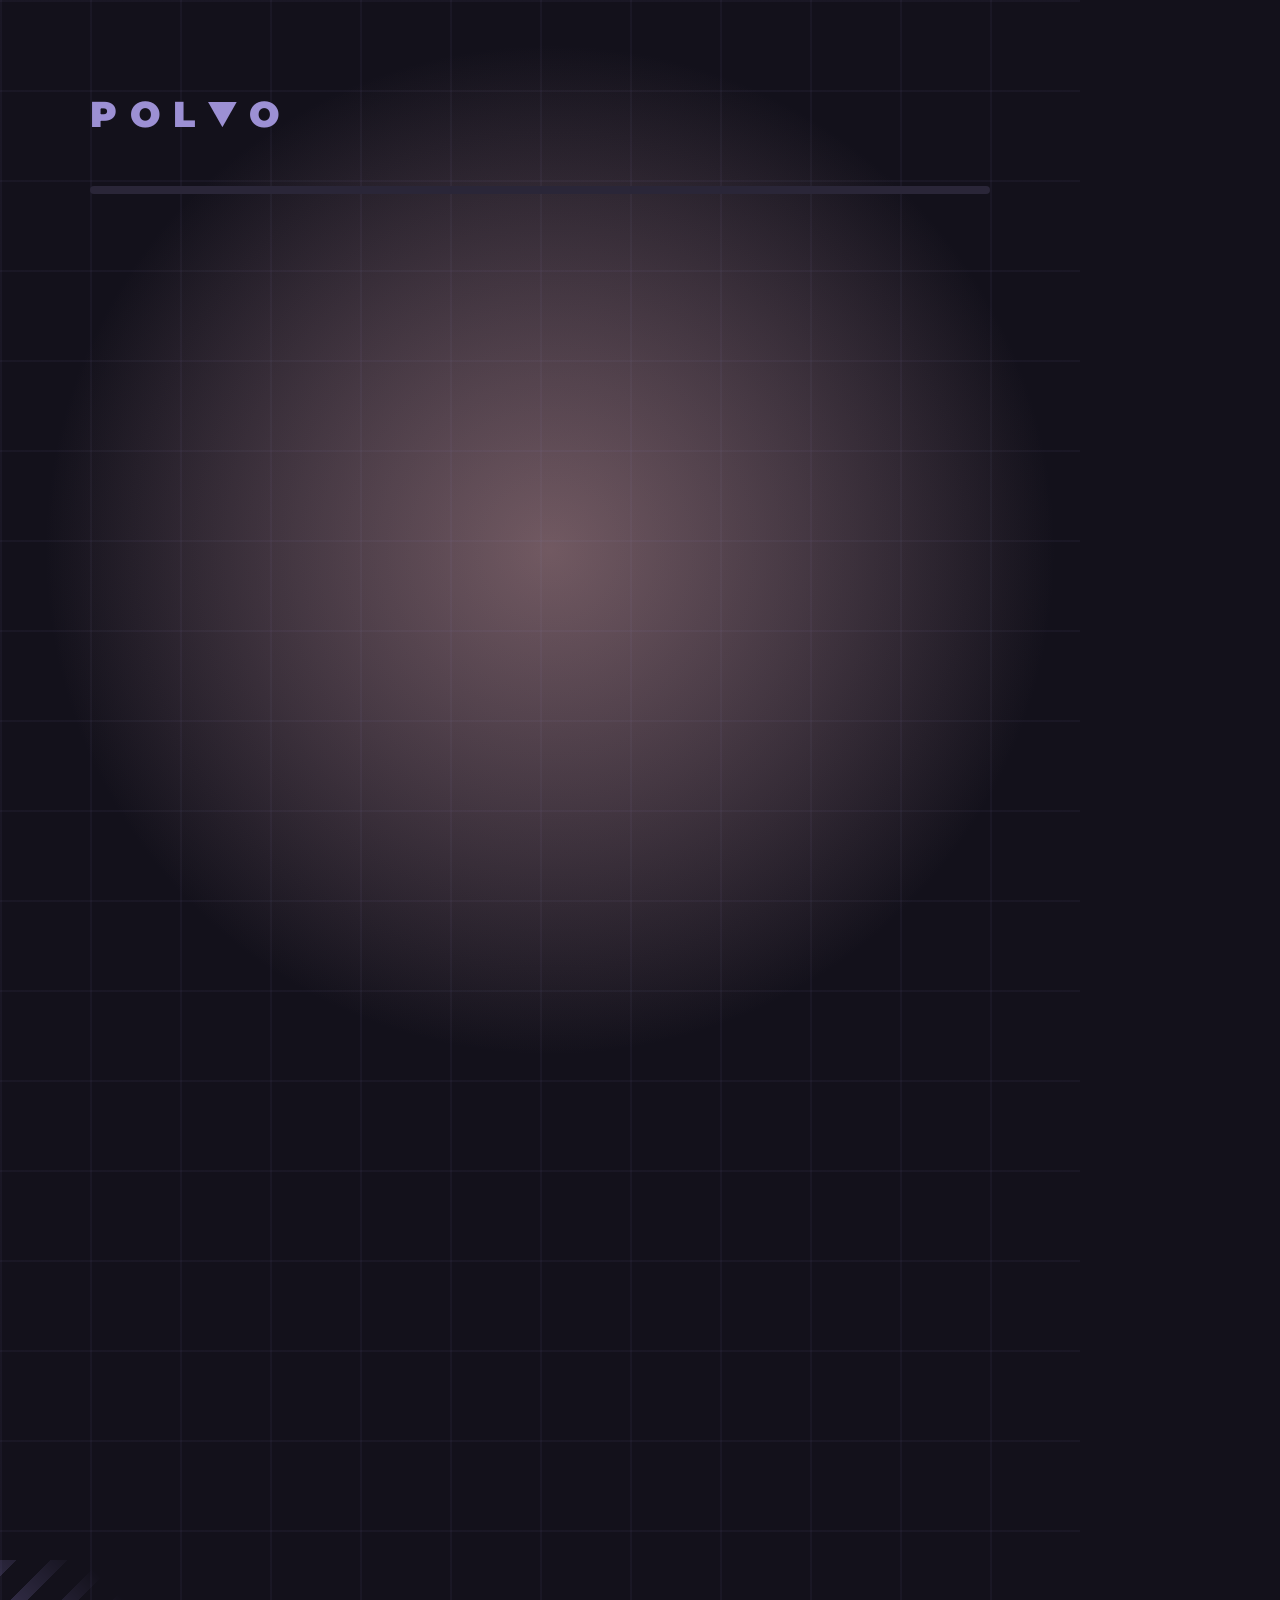
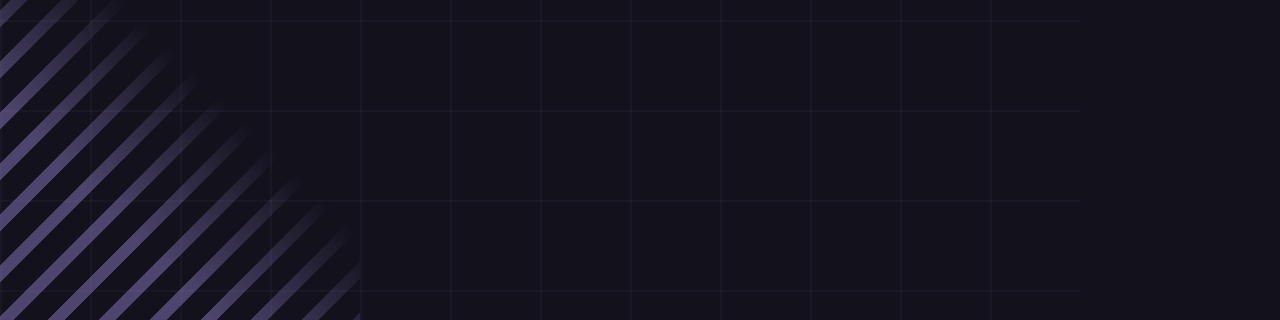
<file: conteudo/2026-11-24/src/motion.html>
<!doctype html>
<html lang="pt-BR"><head><meta charset="utf-8">
<link rel="stylesheet" href="fonts.css">
<style>
:root{--tinta:#13111B;--lav:#9C90D4;--lavd:#7D70B0;--lar:#F2A13A;--papel:#F9F8FB;--nevoa:#C4C0CE;--cinza:#A9A6B5;--sup:#2A2638;--borda:#3A3649}
*{box-sizing:border-box;margin:0;padding:0}
html,body{width:1080px;height:1920px;overflow:hidden;background:var(--tinta)}
body{font-family:Montserrat,sans-serif;color:var(--papel);-webkit-font-smoothing:antialiased}
#v{position:relative;width:1080px;height:1920px;overflow:hidden;background:var(--tinta)}
.glow{position:absolute;width:1100px;height:1100px;border-radius:50%}
#g1{background:radial-gradient(circle,rgba(125,112,176,.55),transparent 65%)}
#g2{background:radial-gradient(circle,rgba(242,161,58,.22),transparent 65%)}
.grid{position:absolute;inset:0;background-image:linear-gradient(rgba(156,144,212,.05) 2px,transparent 2px),linear-gradient(90deg,rgba(156,144,212,.05) 2px,transparent 2px);background-size:90px 90px}
.stripes{position:absolute;left:0;bottom:0;width:360px;height:360px;opacity:.55;background:repeating-linear-gradient(135deg,var(--lavd) 0 12px,transparent 12px 36px);-webkit-mask:linear-gradient(45deg,#000 30%,transparent 62%)}
.logo{position:absolute;left:90px;top:96px;font-weight:900;font-size:36px;letter-spacing:.35em;color:var(--lav);display:flex;align-items:baseline;line-height:1;z-index:10}
.logo svg{height:.7em;width:.8em;margin-right:.35em;fill:currentColor}
.track{position:absolute;left:90px;top:186px;width:900px;height:8px;border-radius:8px;background:var(--sup);z-index:10}
#bar{position:absolute;left:0;top:0;height:8px;border-radius:8px;background:var(--lar)}
.scene{position:absolute;left:90px;right:90px;top:260px;height:1300px;display:none;flex-direction:column;justify-content:center;z-index:5}
.a{will-change:transform,opacity}
.label{font-weight:800;font-size:30px;letter-spacing:.22em;color:var(--lar);margin-bottom:30px}
.t{font-weight:900;font-size:100px;line-height:1.05;letter-spacing:-.02em}
.t.m{font-size:86px}
.s{font-weight:800;font-size:44px;line-height:1.2;color:var(--nevoa);margin-top:36px}
.card{border-radius:30px;border:3px solid rgba(156,144,212,.55);background:rgba(125,112,176,.16);padding:30px 38px;display:flex;align-items:center;gap:28px;font-weight:800;font-size:42px;line-height:1.15}
.card.hi{border-color:var(--lar);background:rgba(242,161,58,.12)}
.chk{flex:0 0 68px;height:68px;border-radius:50%;background:var(--lav);display:flex;align-items:center;justify-content:center}
.num{font-weight:900;color:var(--lar);line-height:.9;letter-spacing:-.03em}
.cmp{display:grid;grid-template-columns:1fr 1fr;gap:24px;margin-top:50px}
.cc{border-radius:30px;padding:40px 30px;min-height:380px;display:flex;flex-direction:column;gap:18px}
.cc .h{font-weight:900;font-size:40px;letter-spacing:.04em}
.cc .x{font-weight:800;font-size:40px;line-height:1.15}
.pill{display:inline-block;border-radius:60px;border:3px solid var(--lav);background:rgba(156,144,212,.2);padding:20px 40px;font-weight:800;font-size:36px;letter-spacing:.06em}
#sweep{position:absolute;top:0;height:1920px;width:300px;background:var(--lav);z-index:20;transform:skewX(-12deg);display:none}
.pt{position:absolute;width:16px;height:16px;border-radius:50%;z-index:6;display:none}
#stage{position:absolute;inset:0;z-index:4;display:none}
.chr{position:absolute;top:880px;width:200px;height:380px}
.tbl{position:absolute;left:30px;right:30px;top:1215px;height:330px;border-radius:30px 30px 0 0;background:linear-gradient(#2A2638,rgba(42,38,56,.0));border-top:14px solid #3A3649}
.tag{position:absolute;top:1255px;width:220px;text-align:center;font-weight:800;font-size:30px;letter-spacing:.08em;color:#A9A6B5}
.tag.lead{color:#F2A13A}
.bub{position:absolute;width:max-content;max-width:520px;border-radius:30px;padding:26px 32px;font-weight:800;font-size:42px;line-height:1.15;background:#F9F8FB;color:#13111B;z-index:8;transform-origin:50% 100%}
.bub.lead{background:#9C90D4}
.bub:after{content:"";position:absolute;bottom:-22px;left:var(--tx,50%);margin-left:-18px;border:18px solid transparent;border-top:22px solid #F9F8FB;border-bottom:0}
.bub.lead:after{border-top-color:#9C90D4}
.spot{position:absolute;top:780px;width:420px;height:600px;border-radius:50%;background:radial-gradient(ellipse at 50% 55%,rgba(242,161,58,.7),rgba(242,161,58,.25) 40%,transparent 70%)}
.note{position:absolute;left:90px;top:1520px;font-weight:800;font-size:30px;letter-spacing:.06em;color:#A9A6B5}
.conf{position:absolute;width:18px;height:28px;border-radius:4px;display:none;z-index:9}
.story-t{font-weight:900;font-size:72px;line-height:1.05;letter-spacing:-.02em}
.pnum{width:190px;height:190px;border-radius:50%;background:var(--lar);color:var(--tinta);font-weight:900;font-size:120px;display:flex;align-items:center;justify-content:center;margin-bottom:44px;line-height:1}
.pex{margin-top:54px;flex-direction:column;align-items:flex-start;gap:14px;font-size:44px;line-height:1.18}
.pex-l{font-size:28px;letter-spacing:.22em;color:var(--lar);font-weight:800}
</style></head>
<body><div id="v">
<div class="glow" id="g1"></div><div class="glow" id="g2"></div><div class="grid"></div><div class="stripes"></div>
<div class="logo">POL<svg viewBox="0 0 100 88"><path d="M0 0H100L50 88Z"/></svg>O</div>
<div class="track"><div id="bar"></div></div>
<div id="stage"></div><div id="scenes"></div><div id="sweep"></div><div id="parts"></div>
</div>
<script src="content.js"></script><script>window.CAST=window.CAST||{};</script>
<script>
const q=new URLSearchParams(location.search);const T=THEMES.find(x=>x.id==q.get('t'));
const NARR=(q.get('narr')||'').split(',').filter(Boolean).map(Number); // duração de cada fala gravada (s)
const VO=0.3; // a fala começa 0,3 s depois da cena
const CHK='<svg width="36" height="36" viewBox="0 0 24 24"><path d="M5 12.5l4.5 4.5L19 7.5" stroke="#13111B" stroke-width="3.4" fill="none" stroke-linecap="round" stroke-linejoin="round"/></svg>';
const clamp=(x,a=0,b=1)=>Math.max(a,Math.min(b,x));
const outBack=x=>{const c1=1.4,c3=c1+1;return 1+c3*Math.pow(x-1,3)+c1*Math.pow(x-1,2)};
const outCubic=x=>1-Math.pow(1-x,3);const inCubic=x=>x*x*x;
const words=s=>(s||'').split(/\s+/).filter(Boolean).length;
const EX=0.45; // exit duration
const scenes=[];const events=[];const STORY=[];
let T0=0.3;
const root=document.getElementById('scenes');
T.motion.forEach((m,i)=>{
  const el=document.createElement('div');el.className='scene';root.appendChild(el);
  const an=[];// {el,start,kind,dur}
  const add=(html,start,kind='up',ev='pop',extra={})=>{const d=document.createElement('div');d.innerHTML=html;const n=d.firstElementChild;n.classList.add('a');return {n,start,kind,ev,...extra}};
  let D, parts=[];
  if(m.type==='count'){
    const lbl=(m.ipre||'')+m.value.toFixed(m.dec).replace('.',',')+(m.unit||'');const big=lbl.length<=2?400:lbl.length<=3?320:260;
    const a1=add(`<div class="label">${T.fonte.toUpperCase()}</div>`,0.1,'up');
    const pre=m.pre?add(`<div style="font-weight:900;font-size:90px;color:var(--lav)">${m.pre.trim()}</div>`,0.25,'up'):null;
    const num=add(`<div class="num" style="font-size:${big}px">0</div>`,0.3,'scale','ticks',{count:m});
    const suf=m.sufTxt?add(`<div style="font-weight:900;font-size:90px;color:var(--lar)">${m.sufTxt}</div>`,1.9,'up'):null;
    const cap=add(`<div class="s" style="color:var(--papel);font-size:52px;font-weight:900;line-height:1.1">${m.caption}</div>`,2.3,'up');
    parts=[a1,pre,num,suf,cap].filter(Boolean);
    D=2.3+0.5+(m.hold||2.5)+words(m.caption)*0.15;
  } else if(m.type==='big'){
    const tt=add(`<div class="t ${m.title.length>30?'m':''}">${m.title}</div>`,0.15,'up');
    parts=[tt];let end=0.7;
    if(m.sub){parts.push(add(`<div class="s">${m.sub}</div>`,0.8,'up'));end=1.3;}
    D=end+2.4+ (words(m.title)+words(m.sub))*0.16;
  } else if(m.type==='list'){
    parts=[add(`<div class="label" style="font-size:34px">${m.title}</div>`,0.15,'up')];
    const box=[];m.items.forEach((it,k)=>parts.push(add(`<div class="card" style="margin-bottom:24px"><div class="chk">${CHK}</div><div>${it}</div></div>`,0.7+k*0.85,'right','chime',{k})));
    D=Math.min(0.7+m.items.length*0.85+3.2, 0.7+m.items.length*0.85+8);
  } else if(m.type==='compare'){
    parts=[add(`<div class="t m">${m.title}</div>`,0.15,'up')];
    const cmp=document.createElement('div');cmp.className='cmp';
    const L=add(`<div class="cc" style="border:3px solid var(--borda);background:var(--sup)"><div class="h" style="color:var(--nevoa)">${m.left[0]}</div><div class="x" style="color:var(--nevoa)">${m.left[1]}</div><div class="x" style="color:var(--nevoa)">${m.left[2]}</div></div>`,0.8,'right');
    const R=add(`<div class="cc" style="border:3px solid var(--lar);background:rgba(242,161,58,.12)"><div class="h" style="color:var(--lar)">${m.right[0]}</div><div class="x">${m.right[1]}</div><div class="x">${m.right[2]}</div></div>`,1.6,'right');
    const V=add(`<div class="s" style="color:var(--lav);font-weight:900;font-size:56px;line-height:1.1;margin-top:50px">${m.verdict}</div>`,2.6,'up');
    parts.push({wrap:cmp,children:[L,R]},V);
    D=2.6+0.5+3.2;
  } else if(m.type==='passo'){
    parts=[add(`<div class="label" style="font-size:34px">PASSO ${m.n} DE ${m.de}</div>`,0.1,'up'),
      add(`<div class="pnum">${m.n}</div>`,0.25,'up'),
      add(`<div class="t m">${m.title}</div>`,0.5,'up'),
      add(`<div class="card hi pex"><span class="pex-l">NA PRÁTICA</span><span>${m.ex}</span></div>`,1.4,'right','chime',{k:m.n-1})];
    D=1.4+0.5+2.2+(words(m.title)+words(m.ex))*0.16;
  } else if(m.type==='story'){
    el.style.justifyContent='flex-start';el.style.paddingTop='20px';
    parts=[add(`<div class="label">${m.label}</div>`,0.1,'up'),add(`<div class="story-t">${m.caption}</div>`,0.25,'up')];
    D=m.len;
    m.beats.forEach(b=>{STORY.push({...b,at:T0+b.t});
      if(b.say) events.push({t:T0+b.t,type:'pop',k:0});
      if(b.act==='spot') events.push({t:T0+b.t,type:'chime',k:2});
      if(b.act==='hand') events.push({t:T0+b.t,type:'pop',k:0});
      if(b.act==='cheer'){[0,1,2].forEach(k=>events.push({t:T0+b.t+k*0.25,type:'chime',k}))}
    });
  } else if(m.type==='cta'){
    parts=[add(`<div class="t m" style="color:var(--lav)">${m.question}</div>`,0.15,'up'),
      add(`<div class="card hi" style="margin-top:60px;font-size:48px">${m.save||'SALVA PRA SUA PRÓXIMA VAGA.'}</div>`,1.3,'up'),
      add(`<div style="margin-top:50px"><span class="pill">POLVO RH</span></div>`,2.0,'up','chime',{k:2}),
      add(`<div style="margin-top:40px;font-weight:800;font-size:34px;color:var(--cinza);letter-spacing:.04em">BRUNO MAGALHÃES · POLVO RH</div>`,2.5,'up')];
    D=2.5+0.5+4.2;
  }
  parts.forEach(p=>{ if(p.wrap){el.appendChild(p.wrap);p.children.forEach(c=>{p.wrap.appendChild(c.n);an.push(c)})} else {el.appendChild(p.n);an.push(p)} });
  const last=i===T.motion.length-1;
  if(NARR[i]) D=Math.max(D, VO+NARR[i]+(last?2.2:0.9));
  const sc={el,an,start:T0,D:D+(last?0:EX),last};
  sc.story=m.type==='story';scenes.push(sc);
  an.forEach(a=>{ if(a.ev==='ticks') events.push({t:T0+a.start,type:'ticks',dur:1.6}); else events.push({t:T0+a.start,type:a.ev,k:a.k||0}); });
  if(!last) events.push({t:T0+sc.D-EX,type:'whoosh'});
  T0+=sc.D;
});
const TOTAL=T0+0.4;
// ───── palco com personagens
const ST=document.getElementById('stage');const CH={};
function charSVG(c){
  const hairBack={afro:`<circle cx="100" cy="112" r="84" fill="${c.hairC}"/><circle cx="100" cy="40" r="34" fill="${c.hairC}"/>`,
    curly:[[50,120],[70,82],[100,70],[130,82],[150,120],[42,160],[158,160]].map(([x,y])=>`<circle cx="${x}" cy="${y}" r="34" fill="${c.hairC}"/>`).join(''),
    hijab:`<ellipse cx="100" cy="150" rx="78" ry="86" fill="${c.hairC}"/><path d="M28 170 Q30 250 100 262 Q170 250 172 170 Z" fill="${c.hairC}"/>`,
    short:'',gray:''}[c.hair];
  const hairFront={short:`<path d="M42 140 Q40 78 100 76 Q162 78 158 140 Q150 104 100 104 Q52 104 42 140Z" fill="${c.hairC}"/>`,
    gray:`<path d="M44 150 Q38 84 100 80 Q162 84 156 150 Q148 112 120 112 Q100 96 80 112 Q52 112 44 150Z" fill="${c.hairC}"/>`,
    hijab:'',afro:'',curly:`<circle cx="70" cy="96" r="22" fill="${c.hairC}"/><circle cx="128" cy="96" r="22" fill="${c.hairC}"/>`}[c.hair];
  const face=c.hair==='hijab'?`<ellipse cx="100" cy="152" rx="46" ry="54" fill="${c.skin}"/>`:`<ellipse cx="100" cy="150" rx="56" ry="62" fill="${c.skin}"/>`;
  return `<svg width="200" height="380" viewBox="0 0 200 380" style="overflow:visible">
   
   <path d="M20 380 Q20 248 100 240 Q180 248 180 380Z" fill="${c.top}"/>
   ${c.lead?'<path d="M100 244 L78 300 L100 290 L122 300Z" fill="#13111B" opacity=".25"/>':''}
   <rect x="86" y="196" width="28" height="50" rx="10" fill="${c.skin}"/>
   ${hairBack}${face}${hairFront}
   <g class="eyes" style="transform-origin:100px 150px"><ellipse cx="80" cy="150" rx="6.5" ry="8" fill="#13111B"/><ellipse cx="120" cy="150" rx="6.5" ry="8" fill="#13111B"/></g>
   ${c.glasses?'<g fill="none" stroke="#13111B" stroke-width="4"><circle cx="80" cy="150" r="17"/><circle cx="120" cy="150" r="17"/><path d="M97 150h6"/></g>':''}
   <g class="arm" style="transform-origin:185px 270px;opacity:0"><rect x="170" y="90" width="34" height="185" rx="17" fill="${c.top}"/><circle cx="187" cy="80" r="23" fill="${c.skin}"/></g>
   <ellipse class="mouth" cx="100" cy="182" rx="14" ry="3" fill="#13111B"/>
   <path d="M86 176 Q100 186 114 176" class="smile" fill="none" stroke="#13111B" stroke-width="4" stroke-linecap="round"/>
  </svg>`;
}
ST.innerHTML='<div class="tbl"></div><div class="note">ILUSTRAÇÃO CONCEITUAL · PERSONAGENS FICTÍCIOS</div>';
Object.entries(CAST).forEach(([id,c],i)=>{
  const sp=document.createElement('div');sp.className='spot';sp.style.left=(c.x-210)+'px';sp.style.opacity=0;ST.appendChild(sp);
  const d=document.createElement('div');d.className='chr';d.style.left=(c.x-100)+'px';d.innerHTML=charSVG(c);ST.insertBefore(d,ST.firstChild.nextSibling);
  const tg=document.createElement('div');tg.className='tag'+(c.lead?' lead':'');tg.style.left=(c.x-110)+'px';tg.textContent=c.nome;ST.appendChild(tg);
  let wh=null;if(c.wheel){wh=document.createElement('div');wh.style.cssText=`position:absolute;left:${c.x-150}px;top:1290px;z-index:5`;
    wh.innerHTML='<svg width="170" height="170" viewBox="0 0 170 170"><circle cx="85" cy="85" r="70" fill="none" stroke="#9C90D4" stroke-width="12"/><circle cx="85" cy="85" r="12" fill="#9C90D4"/><g stroke="#9C90D4" stroke-width="5"><path d="M85 20v130M20 85h130M39 39l92 92M131 39l-92 92"/></g></svg>';ST.appendChild(wh);}
  CH[id]={c,d,sp,tg,wh,i,arm:d.querySelector('.arm'),eyes:d.querySelector('.eyes'),mouth:d.querySelector('.mouth'),smile:d.querySelector('.smile')};
});
// tabela vem depois dos personagens (cobre o corpo)
{const V=Object.values(CH);V.forEach(o=>ST.appendChild(o.sp));V.forEach(o=>ST.appendChild(o.d));ST.appendChild(ST.querySelector('.tbl'));
 V.forEach(o=>ST.appendChild(o.tg));V.forEach(o=>{if(o.wh)ST.appendChild(o.wh)});ST.appendChild(ST.querySelector('.note'));}
// balões
const BUBS=STORY.filter(b=>b.say).map(b=>{const e=document.createElement('div');e.className='bub'+(CAST[b.who].lead?' lead':'');e.textContent=b.say;ST.appendChild(e);return {b,e}});
document.fonts.ready.then(()=>{ST.style.display='block';BUBS.forEach(({b,e})=>{e.style.display='block';const w=e.offsetWidth,h=e.offsetHeight;const cx=CAST[b.who].x;let l=Math.max(60,Math.min(1020-w,cx-w/2));
  e.style.left=l+'px';e.style.top=(860-(b.lift||0)-h)+'px';e.style.setProperty('--tx',Math.max(40,Math.min(w-40,cx-l))+'px');});});
// confete
const CONF=[];for(let i=0;i<26;i++){const d=document.createElement('div');d.className='conf';d.style.background=['#F2A13A','#9C90D4','#F9F8FB'][i%3];ST.appendChild(d);CONF.push({d,x:80+rnd0(i)*920,v:0.8+rnd0(i+50)*0.6,r:rnd0(i+99)*360})}
function rnd0(i){const x=Math.sin(i*12.9898)*43758.5453;return x-Math.floor(x)}
const storyScenes=scenes.filter(s=>s.story);
const firstStory=storyScenes.length?storyScenes[0].start:0;
function stageRender(t){
  const cur=scenes.find(s=>t>=s.start&&t<=s.start+s.D);
  if(!cur||!cur.story){ST.style.display='none';return}
  ST.style.display='block';
  const ci=scenes.indexOf(cur);const nxt=scenes[ci+1];const lt=t-cur.start;
  let ex=0;if(nxt&&!nxt.story&&lt>cur.D-EX){ex=-inCubic((lt-(cur.D-EX))/EX)*1250}
  ST.style.transform=`translateX(${ex}px)`;
  const st=t-firstStory;
  Object.values(CH).forEach(o=>{
    // entrada: sobe de trás da mesa
    const pe=clamp((st-0.2-o.i*0.15)/0.5);let y=(1-outBack(pe))*260;
    let talking=STORY.some(b=>b.who===Object.keys(CH)[o.i]&&b.say&&t>=b.at&&t<=b.at+b.dur);
    const id=Object.keys(CH)[o.i];
    const bs=STORY.filter(b=>(b.who===id||b.who==='all')&&t>=b.at);
    let dim=false,spot=false,hand=0,cheer=0,wave=0;
    bs.forEach(b=>{if(b.act==='dim')dim=true;if(b.act==='undim')dim=false;if(b.act==='spot')spot=true;
      if(b.act==='hand'&&t<=b.at+b.dur)hand=Math.min(clamp((t-b.at)/0.3),clamp((b.at+b.dur-t)/0.3));
      if(b.act==='cheer'&&t<=b.at+b.dur)cheer=1;if(b.act==='wave'&&t<=b.at+1.2)wave=1;});
    if(talking)y+=-6*Math.abs(Math.sin(t*9));
    if(cheer)y+=-26*Math.abs(Math.sin(t*7+o.i));
    if(wave)y+=-18*Math.abs(Math.sin((t-o.i*0.12)*6));
    y+=Math.sin(t*1.6+o.i)*3;
    const sc=dim?0.95:1;
    o.d.style.transform=`translateY(${y}px) scale(${sc*1.12})`;o.d.style.transformOrigin='50% 100%';
    o.d.style.opacity=pe<=0?0:(dim?0.4:1);o.d.style.filter=dim?'saturate(.25)':'none';
    o.tg.style.opacity=clamp(pe*2)*(dim?.5:1);if(o.wh)o.wh.style.opacity=clamp(pe*2)*(dim?.5:1);
    const spb=STORY.find(b=>b.who===id&&b.act==='spot');o.sp.style.opacity=spot?clamp((t-spb.at)/0.5)*(0.85+0.15*Math.sin(t*3)):0;
    o.arm.style.opacity=hand;o.arm.style.transform=`rotate(${(1-hand)*60}deg)`;
    const bl=((t+o.i*0.7)%3.1)<0.12;o.eyes.style.transform=`scaleY(${bl?0.1:1})`;
    o.mouth.setAttribute('ry',talking?3+7*Math.abs(Math.sin(t*14+o.i)):0);o.smile.style.opacity=talking?0:1;
  });
  BUBS.forEach(({b,e})=>{const lt=t-b.at;if(lt<0||lt>b.dur+0.25){e.style.display='none';return}
    e.style.display='block';let s=outBack(clamp(lt/0.35));let o=1;
    if(lt>b.dur){const q=clamp((lt-b.dur)/0.25);s*=1-q*(b.cut?0.6:0.2);o=1-q}
    let sh=b.cut&&lt>b.dur-0.3?Math.sin(lt*80)*8:0;
    e.style.opacity=o;e.style.transform=`translateX(${sh}px) scale(${s})`;});
  const cb=STORY.find(b=>b.act==='cheer');
  CONF.forEach((c,i)=>{if(!cb||t<cb.at||t>cb.at+2.6){c.d.style.display='none';return}const q=t-cb.at;c.d.style.display='block';
    c.d.style.left=(c.x+Math.sin(q*3+i)*30)+'px';c.d.style.top=(560+q*c.v*420)+'px';c.d.style.transform=`rotate(${c.r+q*300}deg)`;c.d.style.opacity=clamp((2.6-q)/0.6);});
}

// particles
const pr=document.getElementById('parts');const PN=14;const pts=[];
let seed=7;const rnd=()=>{seed=(seed*16807)%2147483647;return seed/2147483647};
for(let i=0;i<PN;i++){const d=document.createElement('div');d.className='pt';d.style.background=i%3?'#9C90D4':'#F2A13A';pr.appendChild(d);pts.push({d,a:rnd()*Math.PI*2,r:180+rnd()*320,s:.5+rnd()*.8})}
function fmt(v,dec){return v.toFixed(dec).replace('.',',')}
window.render=function(t){
  // bg drift
  const g1=document.getElementById('g1'),g2=document.getElementById('g2');
  g1.style.transform=`translate(${-300+Math.sin(t*.35)*80}px,${-320+Math.cos(t*.27)*90}px)`;
  g2.style.transform=`translate(${380+Math.cos(t*.3)*90}px,${1150+Math.sin(t*.22)*100}px)`;
  document.getElementById('bar').style.width=(900*clamp(t/TOTAL))+'px';
  const sw=document.getElementById('sweep');sw.style.display='none';
  pts.forEach(p=>p.d.style.display='none');
  scenes.forEach((sc,i)=>{
    const lt=t-sc.start;
    if(lt<0||lt>sc.D){sc.el.style.display='none';return}
    sc.el.style.display='flex';
    let ex=0;
    if(!sc.last&&lt>sc.D-EX){const p=(lt-(sc.D-EX))/EX;ex=-inCubic(p)*1250;sw.style.display='block';sw.style.left=(1180-p*1700)+'px';}
    sc.el.style.transform=`translateX(${ex}px)`;
    sc.an.forEach(a=>{
      const p=clamp((lt-a.start)/0.45);
      const e=outBack(p);
      if(a.kind==='up'){a.n.style.opacity=clamp(p*1.6);a.n.style.transform=`translateY(${(1-e)*80}px)`}
      else if(a.kind==='right'){a.n.style.opacity=clamp(p*1.6);a.n.style.transform=`translateX(${(1-outCubic(p))*700}px)`}
      else if(a.kind==='scale'){a.n.style.opacity=clamp(p*2);
        const cp=clamp((lt-a.start)/1.6);const v=a.count.value*outCubic(cp);a.n.textContent=(a.count.ipre||'')+fmt(v,a.count.dec)+(a.count.unit||'');
        const pulse=lt-a.start>1.6?1+0.07*Math.sin(clamp((lt-a.start-1.6)/0.35)*Math.PI):1;
        a.n.style.transform=`scale(${(0.6+0.4*outBack(p))*pulse})`;a.n.style.transformOrigin='left center';}
    });
    // particles burst at scene start
    if(lt<0.9&&!sc.story){const pp=lt/0.9;pts.forEach(p=>{p.d.style.display='block';const r=p.r*outCubic(pp)*p.s+40;p.d.style.left=(540+Math.cos(p.a)*r)+'px';p.d.style.top=(900+Math.sin(p.a)*r*0.8)+'px';p.d.style.opacity=(1-pp)*.9;p.d.style.transform=`scale(${1-pp*.6})`;})}
  });
  stageRender(t);
};
window.meta={total:TOTAL,events,voice:NARR.length?scenes.map(s=>s.start+VO):[]};
document.fonts.ready.then(()=>{render(0);window.__ready=true});
</script></body></html>
</file>
<file: conteudo/2026-11-15/src/fonts.css>
@font-face{
  font-family: 'Montserrat';
  font-style: normal;
  font-weight: 500;
  font-display: swap;
  src: url(fonts/mont-500-latin-ext.woff2) format('woff2');
  unicode-range: U+0100-02BA, U+02BD-02C5, U+02C7-02CC, U+02CE-02D7, U+02DD-02FF, U+0304, U+0308, U+0329, U+1D00-1DBF, U+1E00-1E9F, U+1EF2-1EFF, U+2020, U+20A0-20AB, U+20AD-20C4, U+2113, U+2C60-2C7F, U+A720-A7FF;
}
@font-face{
  font-family: 'Montserrat';
  font-style: normal;
  font-weight: 500;
  font-display: swap;
  src: url(fonts/mont-500-latin.woff2) format('woff2');
  unicode-range: U+0000-00FF, U+0131, U+0152-0153, U+02BB-02BC, U+02C6, U+02DA, U+02DC, U+0304, U+0308, U+0329, U+2000-206F, U+20AC, U+2122, U+2191, U+2193, U+2212, U+2215, U+FEFF, U+FFFD;
}
@font-face{
  font-family: 'Montserrat';
  font-style: normal;
  font-weight: 700;
  font-display: swap;
  src: url(fonts/mont-700-latin-ext.woff2) format('woff2');
  unicode-range: U+0100-02BA, U+02BD-02C5, U+02C7-02CC, U+02CE-02D7, U+02DD-02FF, U+0304, U+0308, U+0329, U+1D00-1DBF, U+1E00-1E9F, U+1EF2-1EFF, U+2020, U+20A0-20AB, U+20AD-20C4, U+2113, U+2C60-2C7F, U+A720-A7FF;
}
@font-face{
  font-family: 'Montserrat';
  font-style: normal;
  font-weight: 700;
  font-display: swap;
  src: url(fonts/mont-700-latin.woff2) format('woff2');
  unicode-range: U+0000-00FF, U+0131, U+0152-0153, U+02BB-02BC, U+02C6, U+02DA, U+02DC, U+0304, U+0308, U+0329, U+2000-206F, U+20AC, U+2122, U+2191, U+2193, U+2212, U+2215, U+FEFF, U+FFFD;
}
@font-face{
  font-family: 'Montserrat';
  font-style: normal;
  font-weight: 800;
  font-display: swap;
  src: url(fonts/mont-800-latin-ext.woff2) format('woff2');
  unicode-range: U+0100-02BA, U+02BD-02C5, U+02C7-02CC, U+02CE-02D7, U+02DD-02FF, U+0304, U+0308, U+0329, U+1D00-1DBF, U+1E00-1E9F, U+1EF2-1EFF, U+2020, U+20A0-20AB, U+20AD-20C4, U+2113, U+2C60-2C7F, U+A720-A7FF;
}
@font-face{
  font-family: 'Montserrat';
  font-style: normal;
  font-weight: 800;
  font-display: swap;
  src: url(fonts/mont-800-latin.woff2) format('woff2');
  unicode-range: U+0000-00FF, U+0131, U+0152-0153, U+02BB-02BC, U+02C6, U+02DA, U+02DC, U+0304, U+0308, U+0329, U+2000-206F, U+20AC, U+2122, U+2191, U+2193, U+2212, U+2215, U+FEFF, U+FFFD;
}
@font-face{
  font-family: 'Montserrat';
  font-style: normal;
  font-weight: 900;
  font-display: swap;
  src: url(fonts/mont-900-latin-ext.woff2) format('woff2');
  unicode-range: U+0100-02BA, U+02BD-02C5, U+02C7-02CC, U+02CE-02D7, U+02DD-02FF, U+0304, U+0308, U+0329, U+1D00-1DBF, U+1E00-1E9F, U+1EF2-1EFF, U+2020, U+20A0-20AB, U+20AD-20C4, U+2113, U+2C60-2C7F, U+A720-A7FF;
}
@font-face{
  font-family: 'Montserrat';
  font-style: normal;
  font-weight: 900;
  font-display: swap;
  src: url(fonts/mont-900-latin.woff2) format('woff2');
  unicode-range: U+0000-00FF, U+0131, U+0152-0153, U+02BB-02BC, U+02C6, U+02DA, U+02DC, U+0304, U+0308, U+0329, U+2000-206F, U+20AC, U+2122, U+2191, U+2193, U+2212, U+2215, U+FEFF, U+FFFD;
}
</file>
<file: conteudo/2026-11-16/src/fonts.css>
@font-face{
  font-family: 'Montserrat';
  font-style: normal;
  font-weight: 500;
  font-display: swap;
  src: url(fonts/mont-500-latin-ext.woff2) format('woff2');
  unicode-range: U+0100-02BA, U+02BD-02C5, U+02C7-02CC, U+02CE-02D7, U+02DD-02FF, U+0304, U+0308, U+0329, U+1D00-1DBF, U+1E00-1E9F, U+1EF2-1EFF, U+2020, U+20A0-20AB, U+20AD-20C4, U+2113, U+2C60-2C7F, U+A720-A7FF;
}
@font-face{
  font-family: 'Montserrat';
  font-style: normal;
  font-weight: 500;
  font-display: swap;
  src: url(fonts/mont-500-latin.woff2) format('woff2');
  unicode-range: U+0000-00FF, U+0131, U+0152-0153, U+02BB-02BC, U+02C6, U+02DA, U+02DC, U+0304, U+0308, U+0329, U+2000-206F, U+20AC, U+2122, U+2191, U+2193, U+2212, U+2215, U+FEFF, U+FFFD;
}
@font-face{
  font-family: 'Montserrat';
  font-style: normal;
  font-weight: 700;
  font-display: swap;
  src: url(fonts/mont-700-latin-ext.woff2) format('woff2');
  unicode-range: U+0100-02BA, U+02BD-02C5, U+02C7-02CC, U+02CE-02D7, U+02DD-02FF, U+0304, U+0308, U+0329, U+1D00-1DBF, U+1E00-1E9F, U+1EF2-1EFF, U+2020, U+20A0-20AB, U+20AD-20C4, U+2113, U+2C60-2C7F, U+A720-A7FF;
}
@font-face{
  font-family: 'Montserrat';
  font-style: normal;
  font-weight: 700;
  font-display: swap;
  src: url(fonts/mont-700-latin.woff2) format('woff2');
  unicode-range: U+0000-00FF, U+0131, U+0152-0153, U+02BB-02BC, U+02C6, U+02DA, U+02DC, U+0304, U+0308, U+0329, U+2000-206F, U+20AC, U+2122, U+2191, U+2193, U+2212, U+2215, U+FEFF, U+FFFD;
}
@font-face{
  font-family: 'Montserrat';
  font-style: normal;
  font-weight: 800;
  font-display: swap;
  src: url(fonts/mont-800-latin-ext.woff2) format('woff2');
  unicode-range: U+0100-02BA, U+02BD-02C5, U+02C7-02CC, U+02CE-02D7, U+02DD-02FF, U+0304, U+0308, U+0329, U+1D00-1DBF, U+1E00-1E9F, U+1EF2-1EFF, U+2020, U+20A0-20AB, U+20AD-20C4, U+2113, U+2C60-2C7F, U+A720-A7FF;
}
@font-face{
  font-family: 'Montserrat';
  font-style: normal;
  font-weight: 800;
  font-display: swap;
  src: url(fonts/mont-800-latin.woff2) format('woff2');
  unicode-range: U+0000-00FF, U+0131, U+0152-0153, U+02BB-02BC, U+02C6, U+02DA, U+02DC, U+0304, U+0308, U+0329, U+2000-206F, U+20AC, U+2122, U+2191, U+2193, U+2212, U+2215, U+FEFF, U+FFFD;
}
@font-face{
  font-family: 'Montserrat';
  font-style: normal;
  font-weight: 900;
  font-display: swap;
  src: url(fonts/mont-900-latin-ext.woff2) format('woff2');
  unicode-range: U+0100-02BA, U+02BD-02C5, U+02C7-02CC, U+02CE-02D7, U+02DD-02FF, U+0304, U+0308, U+0329, U+1D00-1DBF, U+1E00-1E9F, U+1EF2-1EFF, U+2020, U+20A0-20AB, U+20AD-20C4, U+2113, U+2C60-2C7F, U+A720-A7FF;
}
@font-face{
  font-family: 'Montserrat';
  font-style: normal;
  font-weight: 900;
  font-display: swap;
  src: url(fonts/mont-900-latin.woff2) format('woff2');
  unicode-range: U+0000-00FF, U+0131, U+0152-0153, U+02BB-02BC, U+02C6, U+02DA, U+02DC, U+0304, U+0308, U+0329, U+2000-206F, U+20AC, U+2122, U+2191, U+2193, U+2212, U+2215, U+FEFF, U+FFFD;
}
</file>
<file: conteudo/2026-11-24/src/fonts.css>
@font-face{
  font-family: 'Montserrat';
  font-style: normal;
  font-weight: 500;
  font-display: swap;
  src: url(fonts/mont-500-latin-ext.woff2) format('woff2');
  unicode-range: U+0100-02BA, U+02BD-02C5, U+02C7-02CC, U+02CE-02D7, U+02DD-02FF, U+0304, U+0308, U+0329, U+1D00-1DBF, U+1E00-1E9F, U+1EF2-1EFF, U+2020, U+20A0-20AB, U+20AD-20C4, U+2113, U+2C60-2C7F, U+A720-A7FF;
}
@font-face{
  font-family: 'Montserrat';
  font-style: normal;
  font-weight: 500;
  font-display: swap;
  src: url(fonts/mont-500-latin.woff2) format('woff2');
  unicode-range: U+0000-00FF, U+0131, U+0152-0153, U+02BB-02BC, U+02C6, U+02DA, U+02DC, U+0304, U+0308, U+0329, U+2000-206F, U+20AC, U+2122, U+2191, U+2193, U+2212, U+2215, U+FEFF, U+FFFD;
}
@font-face{
  font-family: 'Montserrat';
  font-style: normal;
  font-weight: 700;
  font-display: swap;
  src: url(fonts/mont-700-latin-ext.woff2) format('woff2');
  unicode-range: U+0100-02BA, U+02BD-02C5, U+02C7-02CC, U+02CE-02D7, U+02DD-02FF, U+0304, U+0308, U+0329, U+1D00-1DBF, U+1E00-1E9F, U+1EF2-1EFF, U+2020, U+20A0-20AB, U+20AD-20C4, U+2113, U+2C60-2C7F, U+A720-A7FF;
}
@font-face{
  font-family: 'Montserrat';
  font-style: normal;
  font-weight: 700;
  font-display: swap;
  src: url(fonts/mont-700-latin.woff2) format('woff2');
  unicode-range: U+0000-00FF, U+0131, U+0152-0153, U+02BB-02BC, U+02C6, U+02DA, U+02DC, U+0304, U+0308, U+0329, U+2000-206F, U+20AC, U+2122, U+2191, U+2193, U+2212, U+2215, U+FEFF, U+FFFD;
}
@font-face{
  font-family: 'Montserrat';
  font-style: normal;
  font-weight: 800;
  font-display: swap;
  src: url(fonts/mont-800-latin-ext.woff2) format('woff2');
  unicode-range: U+0100-02BA, U+02BD-02C5, U+02C7-02CC, U+02CE-02D7, U+02DD-02FF, U+0304, U+0308, U+0329, U+1D00-1DBF, U+1E00-1E9F, U+1EF2-1EFF, U+2020, U+20A0-20AB, U+20AD-20C4, U+2113, U+2C60-2C7F, U+A720-A7FF;
}
@font-face{
  font-family: 'Montserrat';
  font-style: normal;
  font-weight: 800;
  font-display: swap;
  src: url(fonts/mont-800-latin.woff2) format('woff2');
  unicode-range: U+0000-00FF, U+0131, U+0152-0153, U+02BB-02BC, U+02C6, U+02DA, U+02DC, U+0304, U+0308, U+0329, U+2000-206F, U+20AC, U+2122, U+2191, U+2193, U+2212, U+2215, U+FEFF, U+FFFD;
}
@font-face{
  font-family: 'Montserrat';
  font-style: normal;
  font-weight: 900;
  font-display: swap;
  src: url(fonts/mont-900-latin-ext.woff2) format('woff2');
  unicode-range: U+0100-02BA, U+02BD-02C5, U+02C7-02CC, U+02CE-02D7, U+02DD-02FF, U+0304, U+0308, U+0329, U+1D00-1DBF, U+1E00-1E9F, U+1EF2-1EFF, U+2020, U+20A0-20AB, U+20AD-20C4, U+2113, U+2C60-2C7F, U+A720-A7FF;
}
@font-face{
  font-family: 'Montserrat';
  font-style: normal;
  font-weight: 900;
  font-display: swap;
  src: url(fonts/mont-900-latin.woff2) format('woff2');
  unicode-range: U+0000-00FF, U+0131, U+0152-0153, U+02BB-02BC, U+02C6, U+02DA, U+02DC, U+0304, U+0308, U+0329, U+2000-206F, U+20AC, U+2122, U+2191, U+2193, U+2212, U+2215, U+FEFF, U+FFFD;
}
</file>
